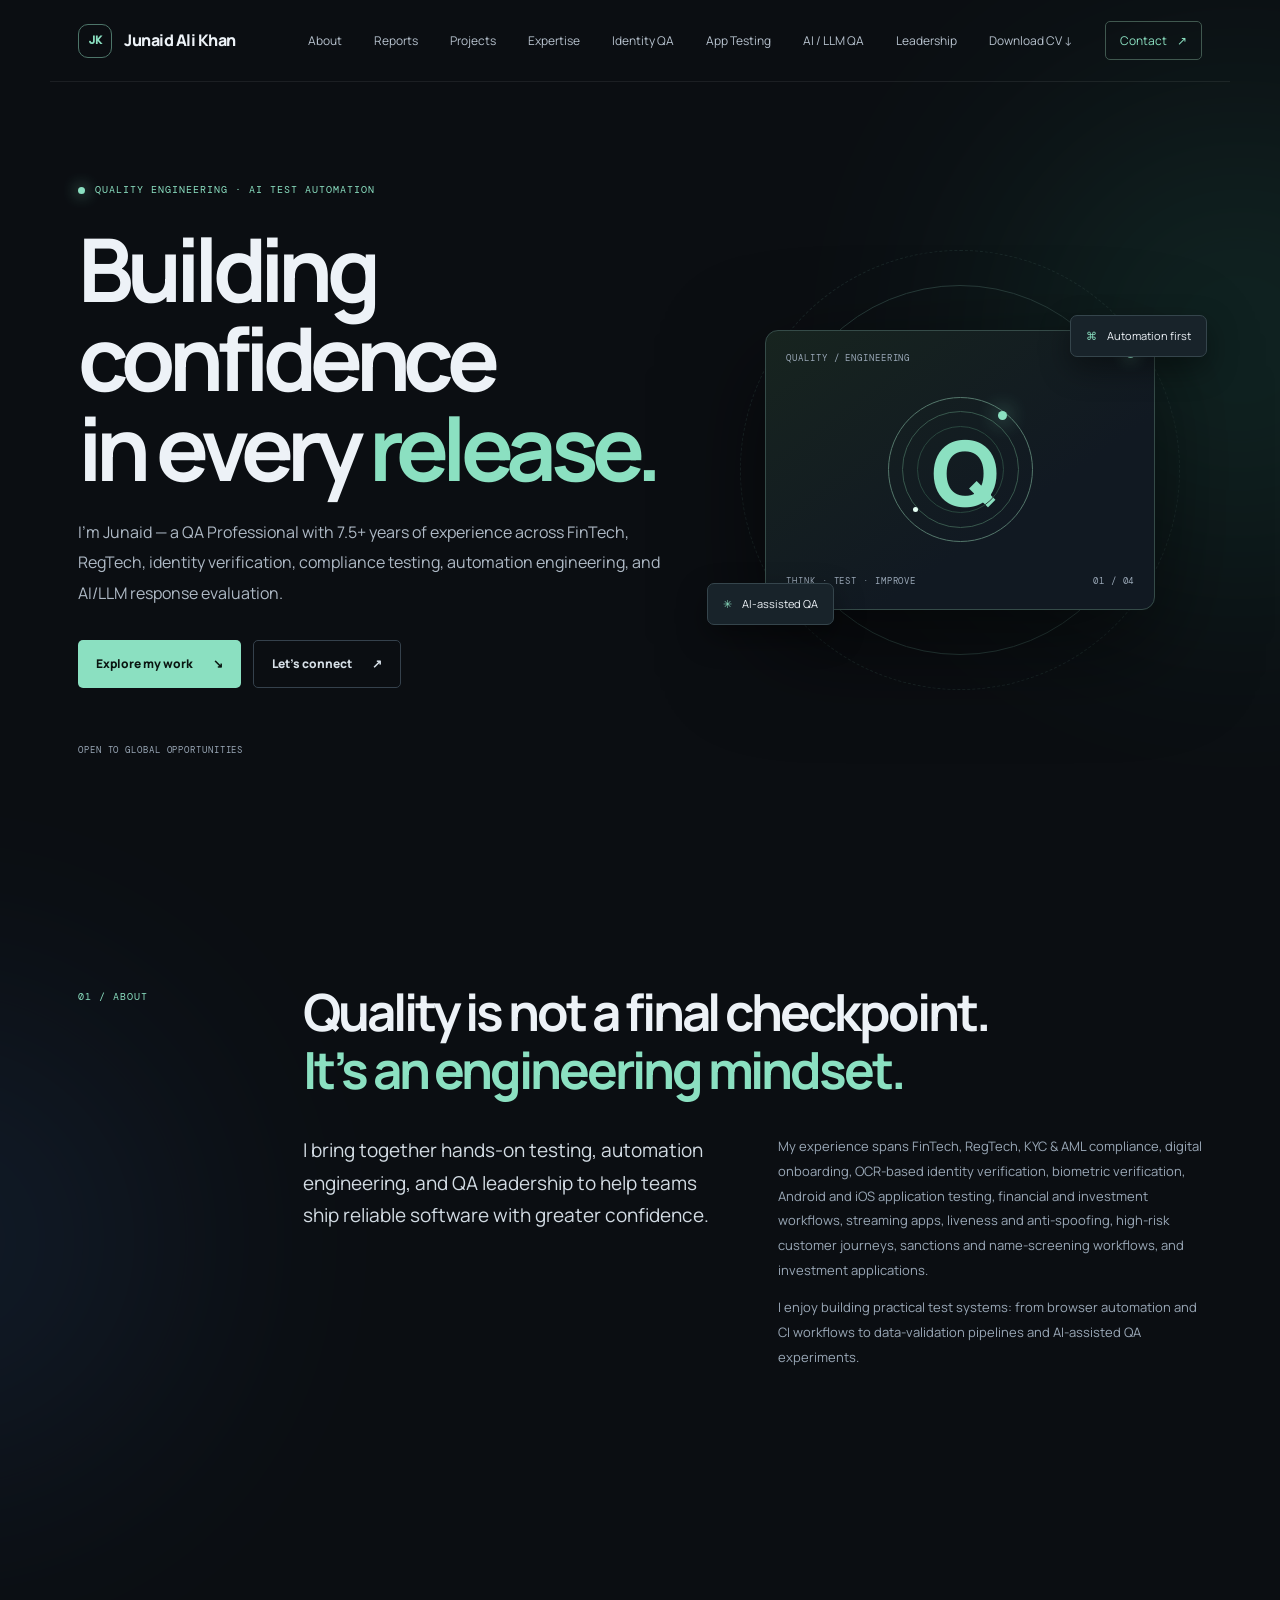
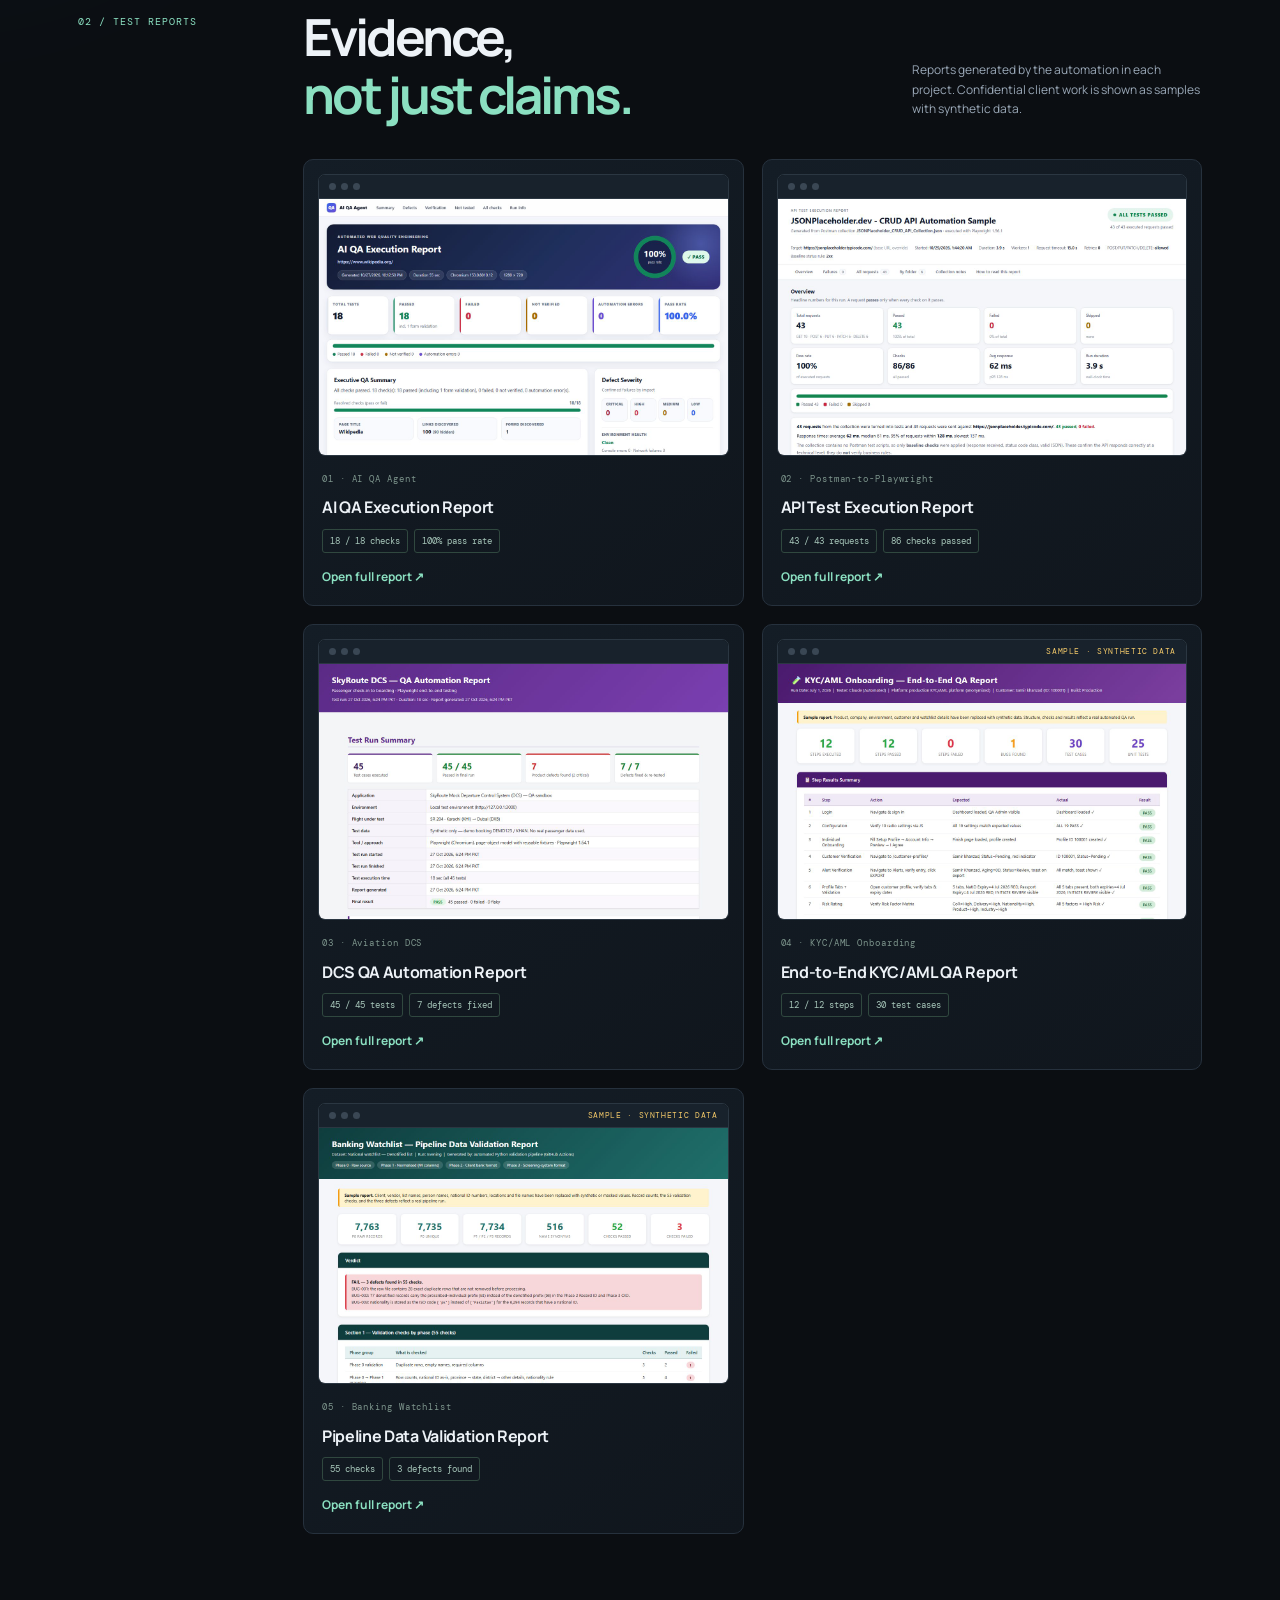
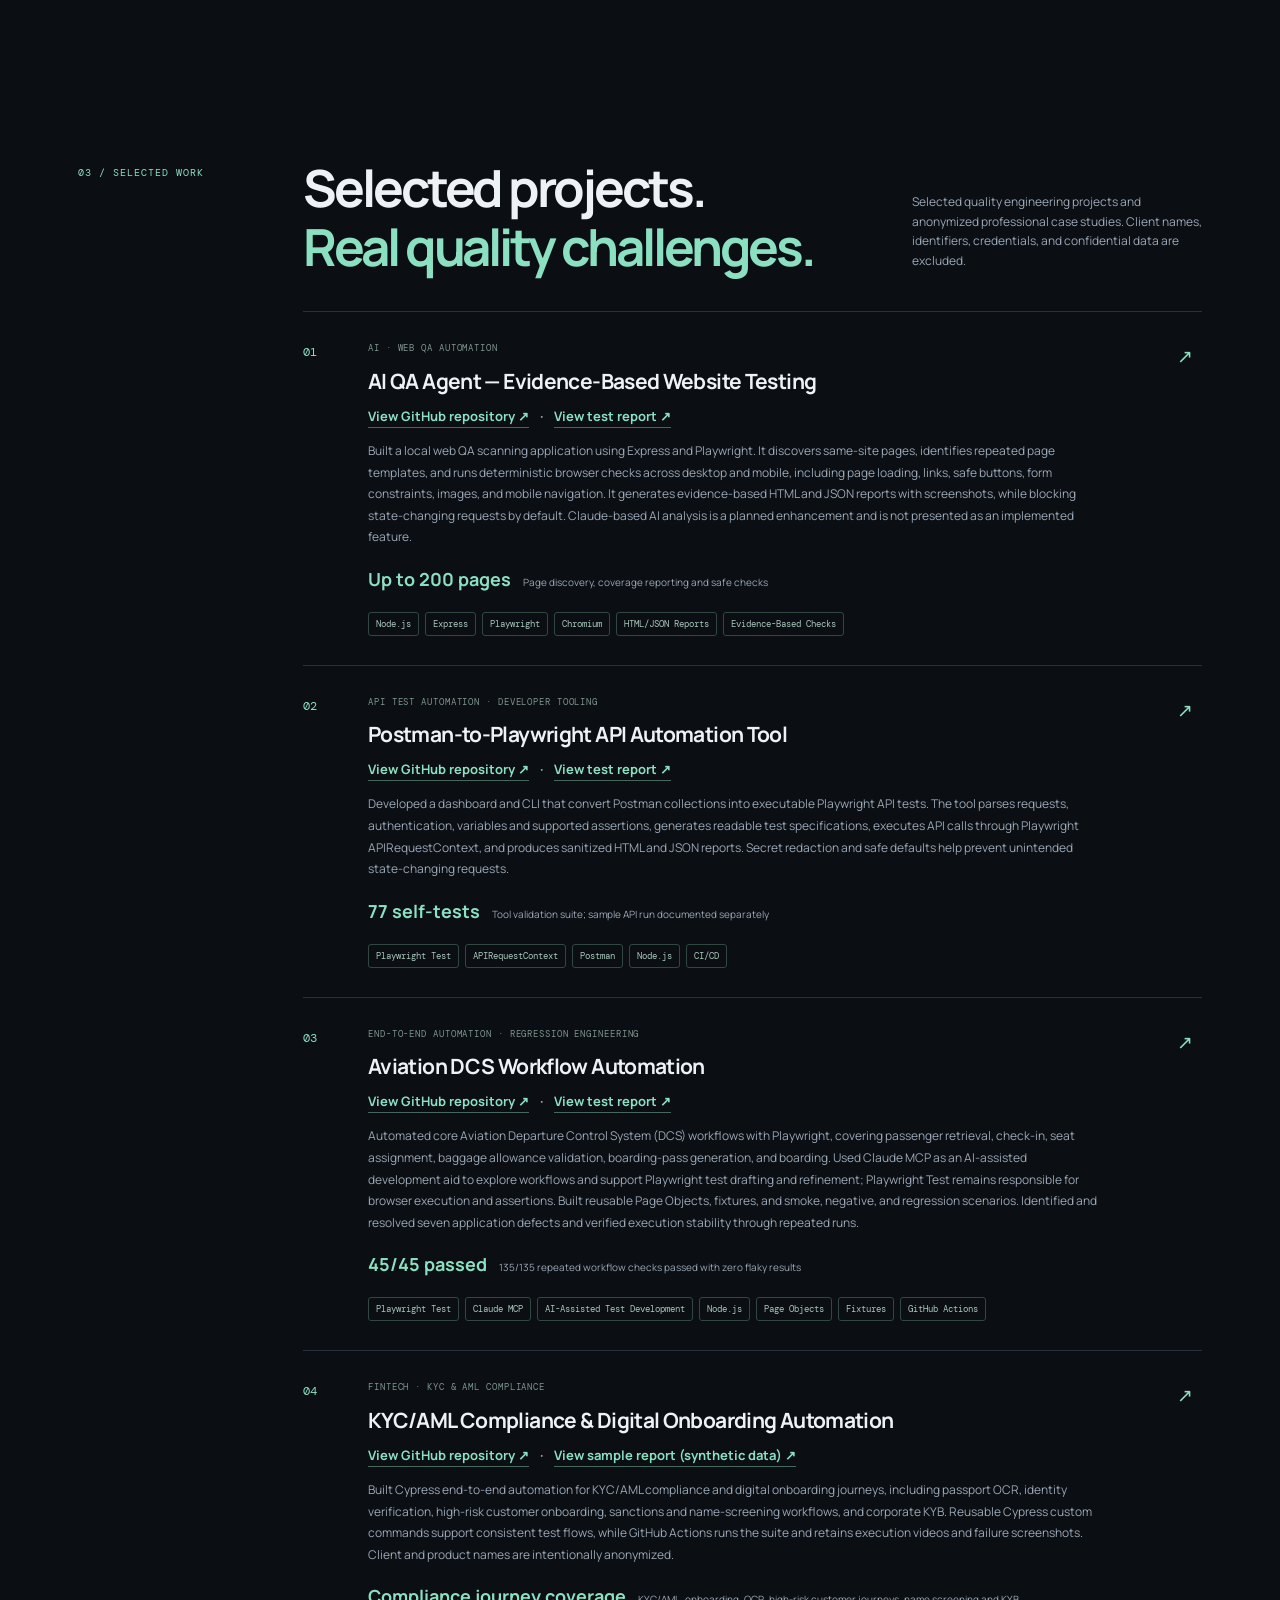
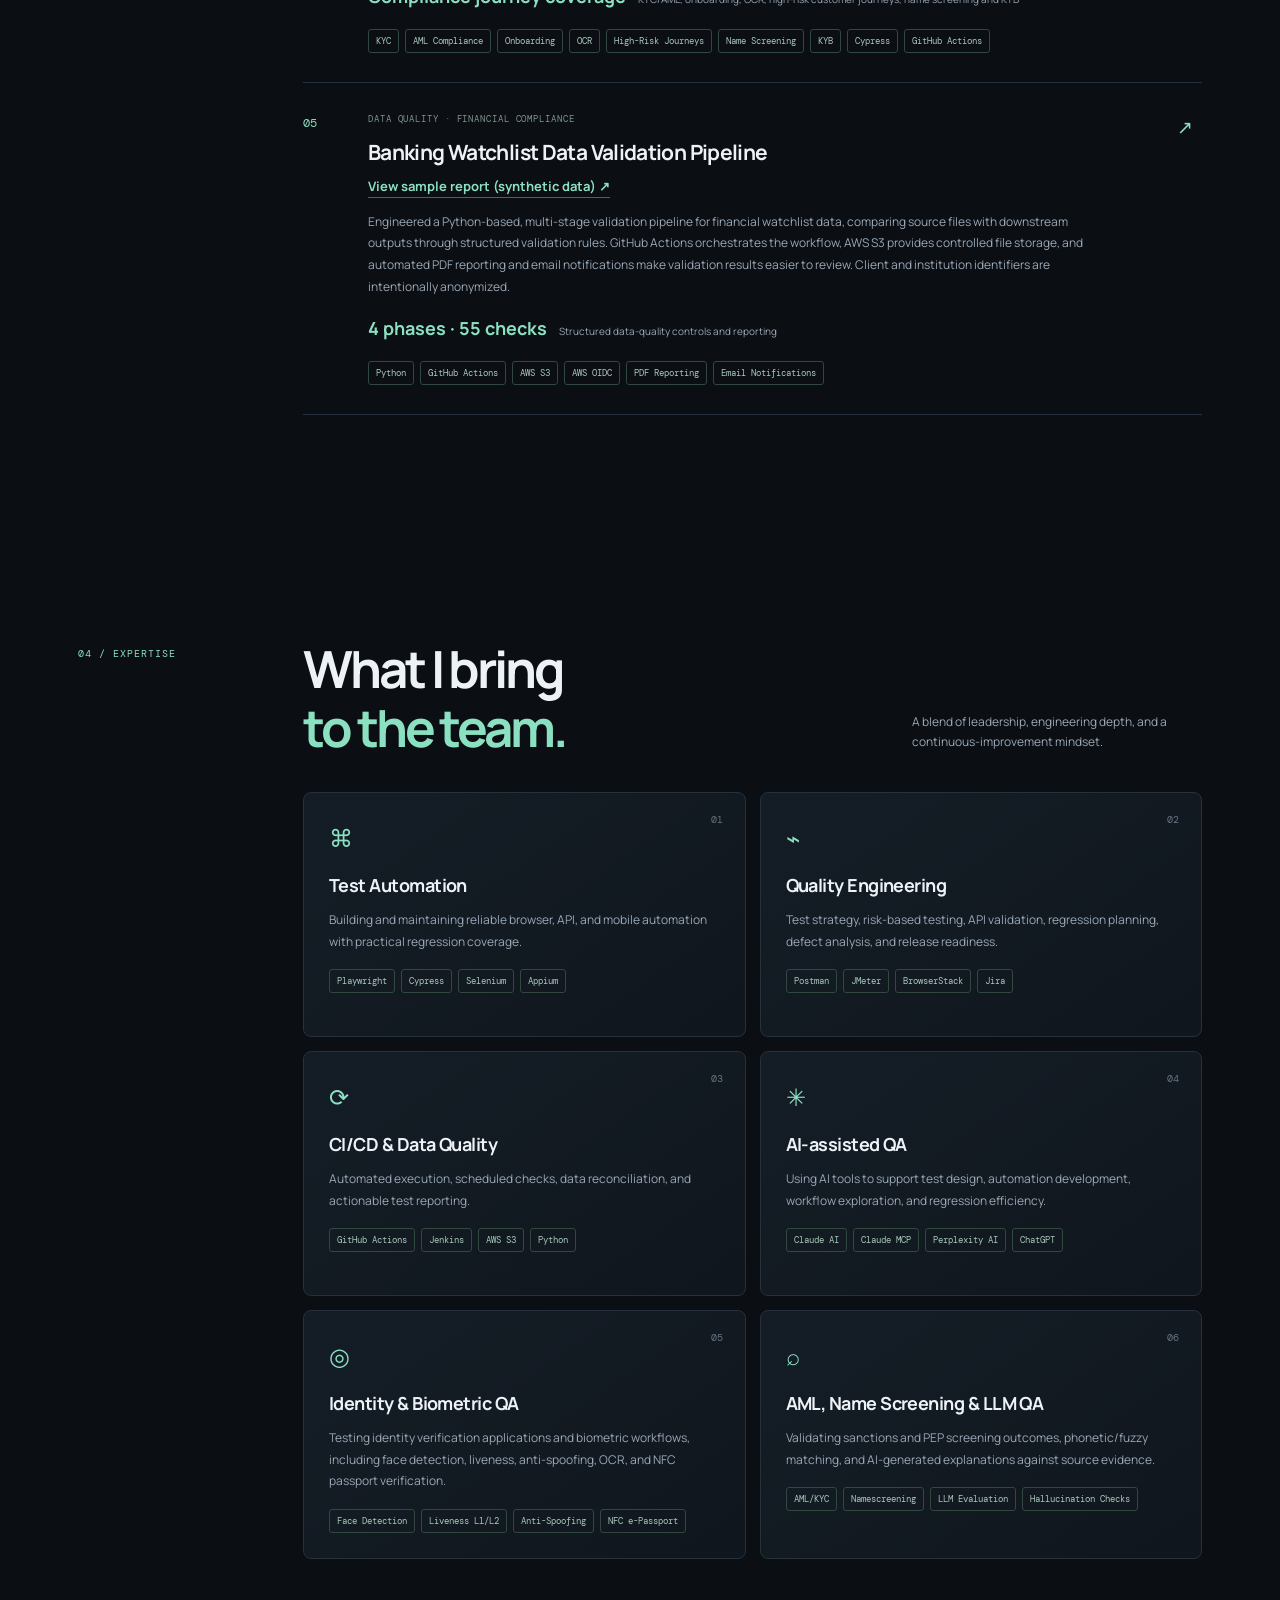
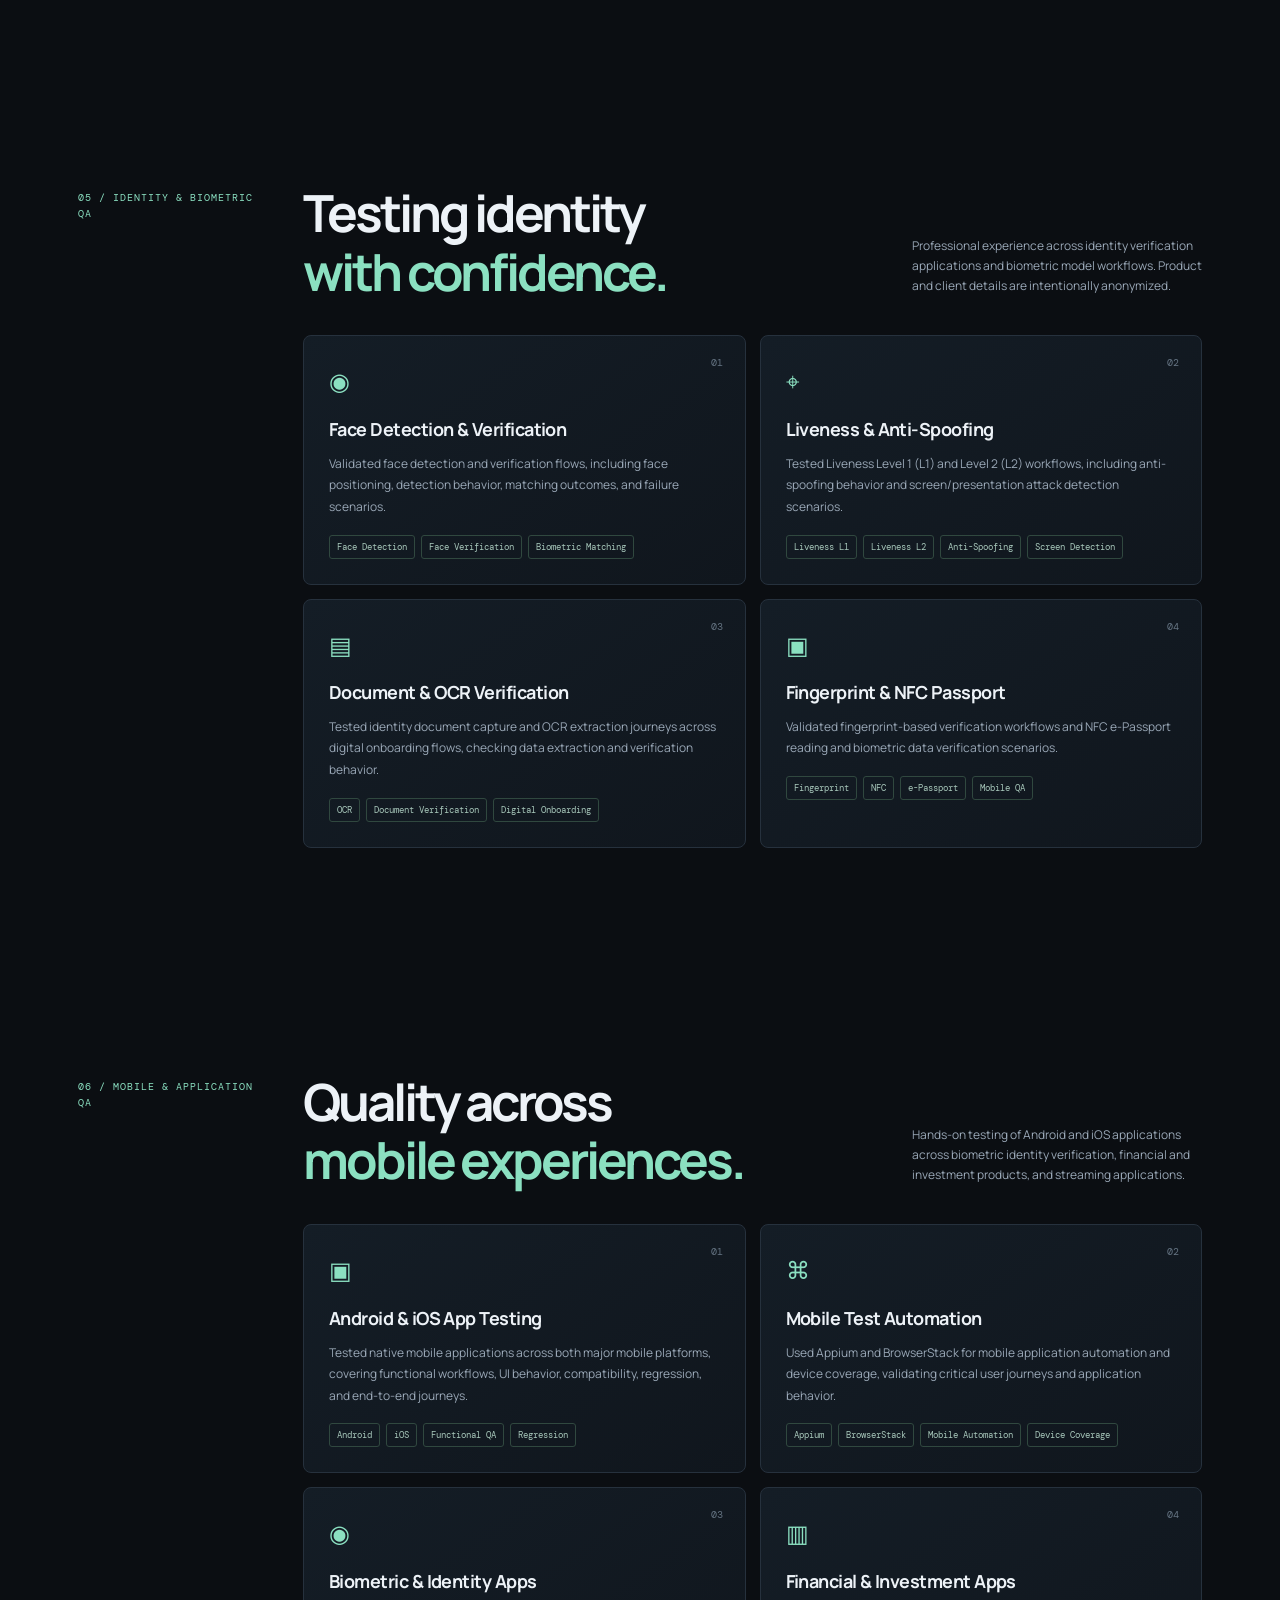
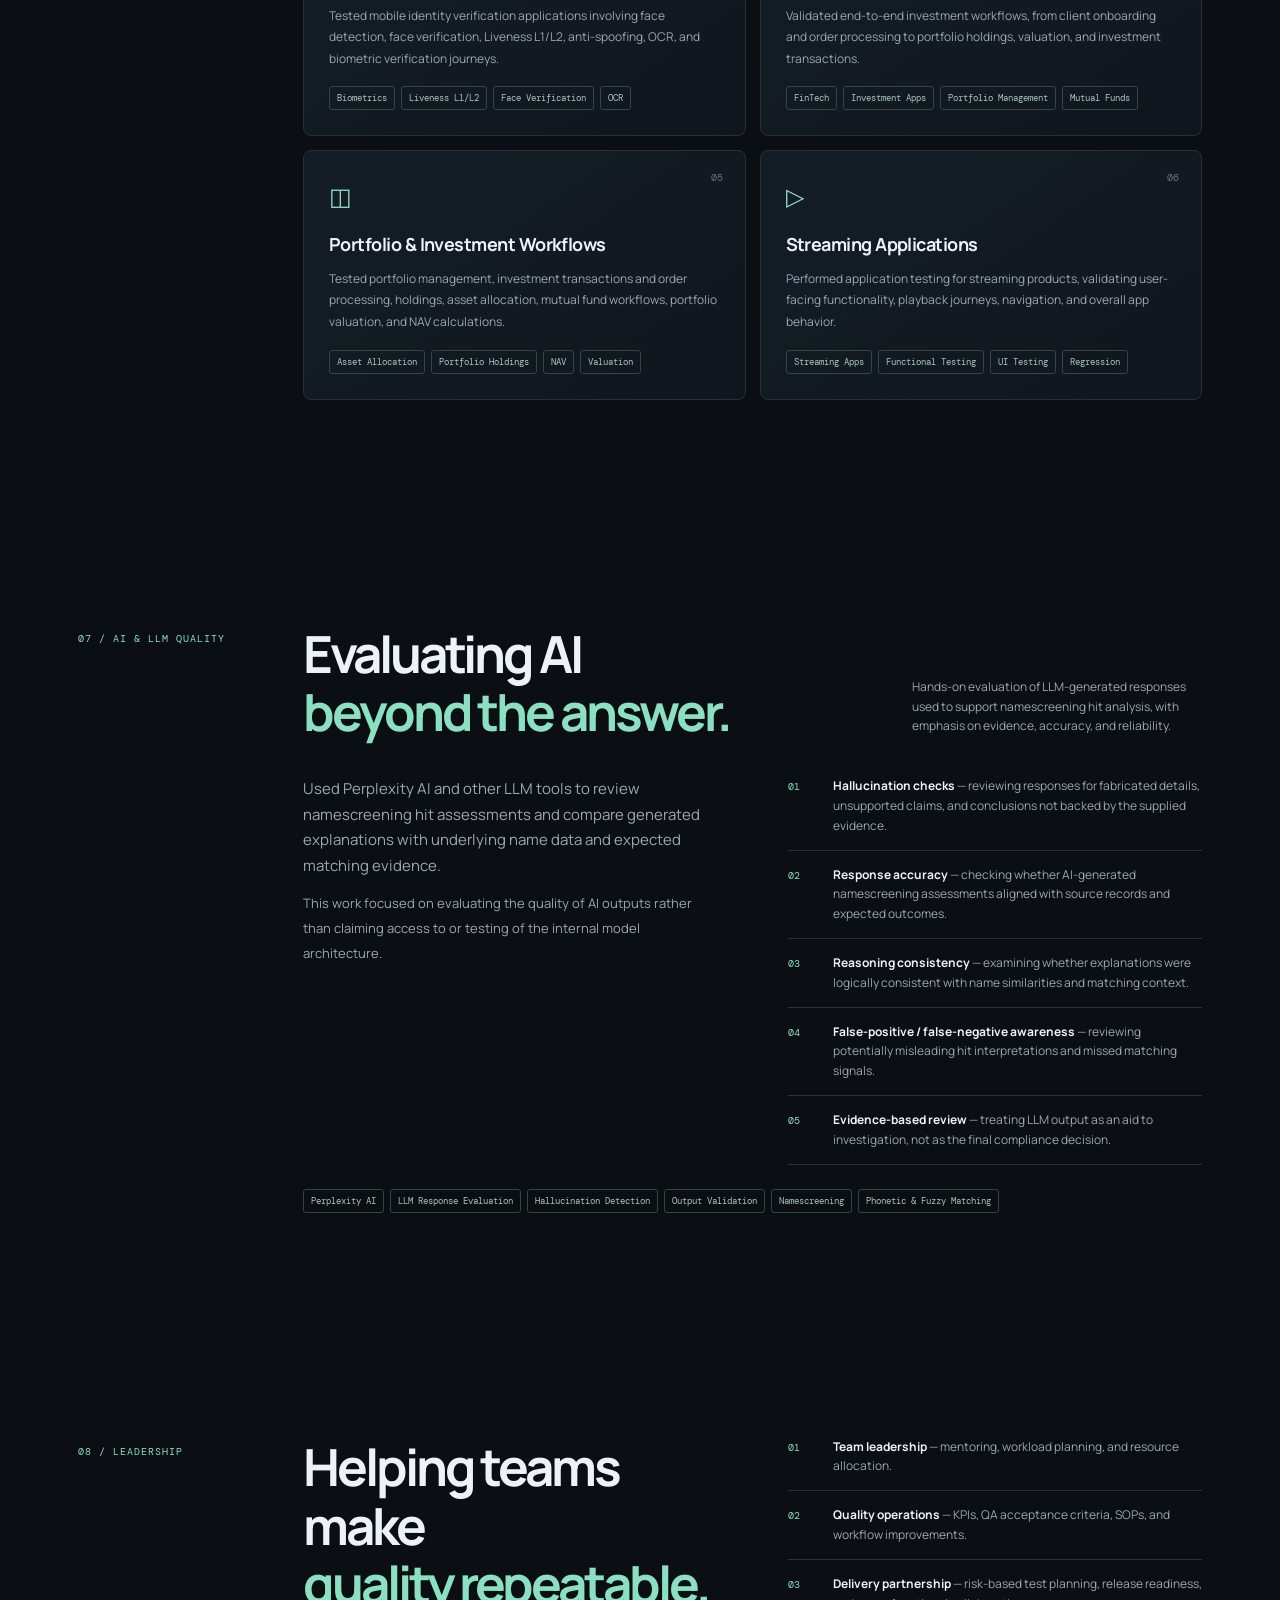
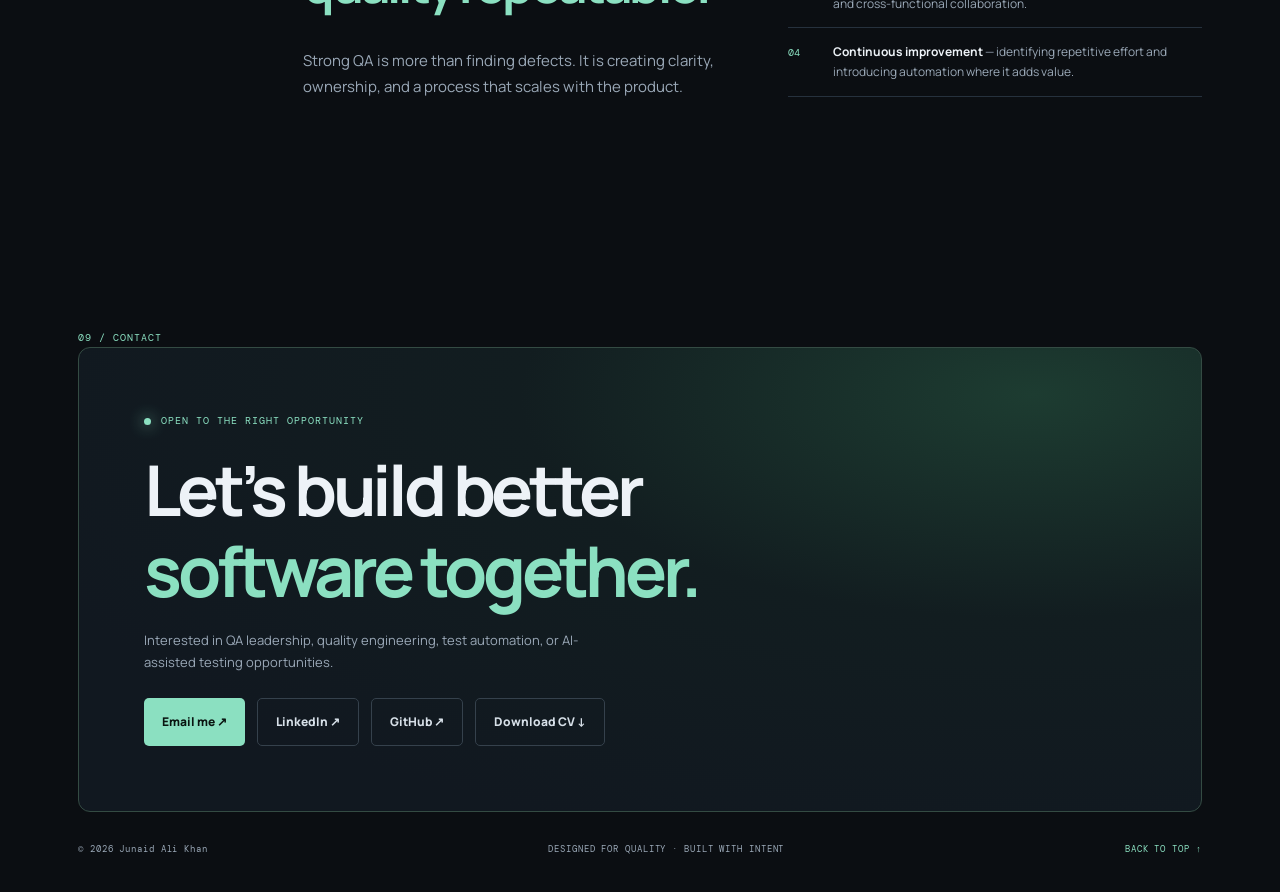
<file: index.html>
<!DOCTYPE html>
<html lang="en">
<head>
  <meta charset="UTF-8" />
  <meta name="viewport" content="width=device-width, initial-scale=1.0" />
  <meta name="description" content="Junaid Ali Khan — QA Professional, Quality Engineering and AI Test Automation." />
  <title>Junaid Ali Khan | QA Professional & Quality Engineering</title>
  <link rel="preconnect" href="https://fonts.googleapis.com">
  <link rel="preconnect" href="https://fonts.gstatic.com" crossorigin>
  <link href="https://fonts.googleapis.com/css2?family=DM+Mono:wght@400;500&family=Manrope:wght@400;500;600;700;800&display=swap" rel="stylesheet">
<style>
:root{--bg:#0b0e12;--panel:#111720;--panel2:#151e29;--text:#edf2f7;--muted:#9aa8b7;--line:#26313d;--accent:#8be0c1;--accent2:#b4f3dd;--mono:"DM Mono",monospace;--sans:"Manrope",sans-serif}
*{box-sizing:border-box}html{scroll-behavior:smooth;scroll-padding-top:90px}body{margin:0;background:var(--bg);color:var(--text);font-family:var(--sans);line-height:1.65;overflow-x:hidden}a{color:inherit;text-decoration:none}.ambient{position:absolute;width:480px;height:480px;border-radius:50%;filter:blur(130px);opacity:.12;pointer-events:none}.ambient-one{background:#39c99c;top:100px;right:-200px}.ambient-two{background:#3c78c8;top:1000px;left:-300px}.site-header{height:82px;max-width:1180px;margin:auto;padding:0 28px;display:flex;align-items:center;justify-content:space-between;border-bottom:1px solid rgba(255,255,255,.07);position:relative;z-index:5}.brand{display:flex;align-items:center;gap:12px;font-weight:800;letter-spacing:-.03em}.brand-mark{width:34px;height:34px;border:1px solid #4d7569;border-radius:10px;display:grid;place-items:center;color:var(--accent);font-family:var(--mono);font-size:12px}.nav{display:flex;align-items:center;gap:32px;color:#b7c2ce;font-size:12px}.nav a:hover{color:var(--accent)}.nav-cta{border:1px solid #40584f;padding:9px 14px;border-radius:5px;color:var(--accent)!important}.nav-cta span{margin-left:8px}.menu-toggle{display:none;background:none;border:0;color:white;font-size:22px}.section{max-width:1180px;margin:auto;padding:112px 28px;position:relative}.hero{min-height:650px;display:grid;grid-template-columns:1.1fr .9fr;align-items:center;gap:50px;padding-top:100px}.eyebrow,.section-kicker,.hero-meta,.metric small,.card-top,.card-bottom,.project-type,footer{font-family:var(--mono);letter-spacing:.1em;font-size:10px;color:var(--muted)}.eyebrow{color:var(--accent);display:flex;align-items:center;gap:10px}.pulse,.live-dot{width:7px;height:7px;border-radius:50%;background:var(--accent);box-shadow:0 0 15px var(--accent);display:inline-block}.hero h1{font-size:clamp(52px,7vw,88px);letter-spacing:-.075em;line-height:1.02;margin:25px 0 24px;font-weight:700}.hero h1 em,h2 em{font-style:normal;color:var(--accent)}.hero-lead{max-width:590px;color:#aeb9c5;font-size:16px;line-height:1.9}.hero-actions,.contact-actions{display:flex;gap:12px;flex-wrap:wrap;margin-top:32px}.button{padding:13px 18px;border-radius:5px;font-size:12px;font-weight:800;display:inline-flex;gap:20px;align-items:center;transition:.2s}.button-primary{background:var(--accent);color:#0a1511}.button-primary:hover{background:var(--accent2);transform:translateY(-2px)}.button-ghost{border:1px solid #35414c;color:#d7e0e8}.button-ghost:hover{border-color:var(--accent);color:var(--accent)}.hero-meta{display:flex;gap:25px;margin-top:55px;font-size:9px}.hero-visual{height:390px;display:grid;place-items:center;position:relative}.quality-card{width:min(100%,390px);height:280px;border:1px solid #354b48;border-radius:13px;background:linear-gradient(145deg,#17241f,#111922 65%);box-shadow:0 35px 100px #0008;position:relative;padding:20px;display:flex;flex-direction:column;justify-content:space-between;z-index:2}.card-top,.card-bottom{display:flex;justify-content:space-between;font-size:9px}.quality-symbol{align-self:center;width:145px;height:145px;border:1px solid #54776b;border-radius:50%;display:grid;place-items:center;position:relative;color:var(--accent);font-size:90px;font-weight:800;letter-spacing:-.1em}.quality-symbol:before,.quality-symbol:after{content:"";position:absolute;border:1px solid #38584d;border-radius:50%;inset:13px}.quality-symbol:after{inset:28px;border-color:#29463e}.quality-symbol i{position:absolute;width:9px;height:9px;border-radius:50%;background:var(--accent);top:13px;right:25px;box-shadow:0 0 20px var(--accent)}.quality-symbol b{position:absolute;width:5px;height:5px;background:#e6fff5;border-radius:50%;bottom:29px;left:24px}.orbit{position:absolute;border:1px solid #273b39;border-radius:50%;width:370px;height:370px}.orbit-b{width:440px;height:440px;border-style:dashed;opacity:.5}.float-chip{position:absolute;z-index:3;background:#18232a;border:1px solid #35454c;border-radius:7px;padding:11px 15px;font-size:11px;box-shadow:0 12px 30px #0006}.chip-top{top:40px;right:-5px}.chip-bottom{bottom:40px;left:-12px}.chip-icon{color:var(--accent);margin-right:8px}.metrics{padding-top:30px;padding-bottom:45px;border-top:1px solid var(--line);border-bottom:1px solid var(--line);display:grid;grid-template-columns:repeat(4,1fr)}.metric{padding:10px 25px;border-right:1px solid var(--line)}.metric:first-child{padding-left:0}.metric:last-child{border:0}.metric strong{font-size:42px;letter-spacing:-.07em;display:block;line-height:1.2}.metric strong span{color:var(--accent)}.metric small{font-size:9px}.section-kicker{color:var(--accent);padding-top:7px}.about,.expertise,.work,.leadership{display:grid;grid-template-columns:180px 1fr;gap:45px}.section-content h2,.contact-panel h2{font-size:clamp(34px,4vw,53px);letter-spacing:-.06em;line-height:1.15;margin:0 0 35px}.about-grid{display:grid;grid-template-columns:1fr 1fr;gap:50px}.large-copy{font-size:19px;line-height:1.7;color:#d3dce4;margin:0}.about-details{color:var(--muted);font-size:13px;line-height:1.9}.about-details p:first-child{margin-top:0}.section-heading{display:flex;justify-content:space-between;align-items:end;gap:35px}.section-heading p{max-width:290px;color:var(--muted);font-size:12px;margin-bottom:40px}.skill-grid{display:grid;grid-template-columns:repeat(2,1fr);gap:14px}.skill-card{background:linear-gradient(145deg,#141d26,#10161d);border:1px solid var(--line);padding:25px;border-radius:8px;position:relative;min-height:245px}.skill-number{position:absolute;right:22px;top:20px;color:#657483;font:10px var(--mono)}.skill-icon{font-size:24px;color:var(--accent);margin-bottom:14px}.skill-card h3,.project h3{font-size:18px;margin:0 0 8px;letter-spacing:-.03em}.skill-card p,.project p{font-size:12px;color:var(--muted);line-height:1.8;margin:0 0 17px}.tags{display:flex;gap:6px;flex-wrap:wrap}.tags span{font:9px var(--mono);color:#a8c8bb;border:1px solid #30483f;padding:5px 7px;border-radius:3px}.project-list{border-top:1px solid var(--line)}.project{display:grid;grid-template-columns:45px 1fr 25px;gap:20px;padding:29px 0;border-bottom:1px solid var(--line)}.project-index{font:12px var(--mono);color:var(--accent);padding-top:3px}.project-type{font-size:9px;color:#7e968d;margin-bottom:8px}.project h3{font-size:21px}.project p{max-width:730px}.project-outcome{display:flex;align-items:baseline;gap:12px;margin:12px 0 17px}.project-outcome strong{color:var(--accent);font-size:18px}.project-outcome span{font-size:10px;color:var(--muted)}.project-arrow{color:var(--accent);font-size:19px}.leadership-layout{display:grid;grid-template-columns:1fr 1fr;gap:70px}.leadership-layout .large-copy{font-size:15px;color:var(--muted);max-width:430px}.leadership-points>div{display:grid;grid-template-columns:35px 1fr;gap:10px;border-bottom:1px solid var(--line);padding:14px 0}.leadership-points>div:first-child{padding-top:0}.leadership-points span{font:10px var(--mono);color:var(--accent);padding-top:4px}.leadership-points p{font-size:12px;color:var(--muted);margin:0}.leadership-points strong{color:var(--text)}.contact{padding-bottom:35px}.contact-panel{border:1px solid #344b43;border-radius:12px;padding:65px;background:radial-gradient(ellipse at 85% 10%,#1d3c31 0%,#121d20 38%,#111820 80%)}.contact-panel h2{font-size:clamp(42px,6vw,70px);margin:20px 0}.contact-panel>p{color:var(--muted);font-size:13px;max-width:470px}.contact-actions{margin-top:25px}footer{display:flex;justify-content:space-between;gap:15px;padding:30px 0 0;font-size:9px}footer a{color:var(--accent)}@media(max-width:800px){.section{padding:78px 22px}.site-header{padding:0 22px}.menu-toggle{display:block}.nav{display:none;position:absolute;top:81px;left:0;right:0;padding:20px 24px;background:#111820;border-bottom:1px solid var(--line);flex-direction:column;align-items:flex-start;gap:18px}.nav.open{display:flex}.hero{grid-template-columns:1fr;gap:10px;padding-top:75px}.hero-visual{height:340px}.hero-meta{flex-wrap:wrap;line-height:2}.metrics{grid-template-columns:repeat(2,1fr);gap:15px}.metric{padding:10px 15px;border-right:0}.metric:nth-child(odd){border-right:1px solid var(--line)}.metric:first-child{padding-left:15px}.about,.expertise,.work,.leadership{grid-template-columns:1fr;gap:20px}.about-grid,.leadership-layout{grid-template-columns:1fr;gap:20px}.section-heading{display:block}.section-heading p{margin-top:-15px}.contact-panel{padding:35px 24px}footer{flex-wrap:wrap}.orbit-b{width:360px;height:360px}}@media(max-width:520px){.hero h1{font-size:53px}.hero-visual{transform:scale(.88);margin:0 -20px}.skill-grid{grid-template-columns:1fr}.project{grid-template-columns:27px 1fr 15px;gap:10px}.project h3{font-size:17px}.project-outcome{display:block}.project-outcome span{display:block}.metric strong{font-size:35px}.hero-meta{font-size:8px;gap:12px}.section-content h2{font-size:36px}}


.repo-link{margin:-2px 0 12px!important;font-size:13px!important;font-weight:700}
.project h3 a:hover{color:var(--accent)}
a.project-arrow{display:inline-block;transition:transform .2s}a.project-arrow:hover{transform:translate(2px,-2px);color:var(--accent2)}
html{overflow-x:hidden}
.repo-link a{color:var(--accent);border-bottom:1px solid #45685b;padding-bottom:2px}
.repo-link a:hover{color:var(--accent2)}
.repo-sep{color:var(--muted);margin:0 8px}
@media(max-width:800px){.nav{max-height:75vh;overflow-y:auto}}
.contact-details a{color:var(--accent);text-decoration:none;border-bottom:1px solid #45685b;padding-bottom:5px;font-size:13px}.contact-details a:hover{color:var(--accent2)}
.report-grid{display:grid;grid-template-columns:repeat(auto-fit,minmax(300px,1fr));gap:18px}
.report-card{display:flex;flex-direction:column;background:linear-gradient(145deg,#141d26,#10161d);border:1px solid var(--line);border-radius:10px;overflow:hidden;transition:transform .2s,border-color .2s,box-shadow .2s}
.report-card:hover{transform:translateY(-4px);border-color:#40584f;box-shadow:0 18px 40px #0007}
.report-frame{margin:14px 14px 0;border:1px solid #2b3742;border-radius:7px;overflow:hidden;background:#0d1217}
.report-bar{height:24px;display:flex;align-items:center;gap:5px;padding:0 10px;background:#18222c;border-bottom:1px solid #2b3742}
.report-bar i{width:7px;height:7px;border-radius:50%;background:#3a4754}
.report-flag{margin-left:auto;font:8px var(--mono);letter-spacing:.08em;color:#f3c969}
.report-frame img{display:block;width:100%;height:auto;aspect-ratio:16/10;object-fit:cover;object-position:top left;transition:transform .4s}
.report-card:hover .report-frame img{transform:scale(1.03)}
.report-meta{padding:16px 18px 18px;display:flex;flex-direction:column;gap:8px;flex:1}
.report-meta .project-type{margin:0}
.report-meta h3{font-size:16px;margin:0;letter-spacing:-.02em}
.report-stats{display:flex;flex-wrap:wrap;gap:6px}
.report-stats span{font:9px var(--mono);color:#a8c8bb;border:1px solid #30483f;padding:5px 7px;border-radius:3px}
.report-open{margin-top:auto;padding-top:6px;font-size:12px;font-weight:700;color:var(--accent)}
</style>
</head>
<body>
  <div class="ambient ambient-one"></div><div class="ambient ambient-two"></div>
  <header class="site-header">
    <a class="brand" href="#home"><span class="brand-mark">JK</span><span>Junaid Ali Khan</span></a>
    <button class="menu-toggle" aria-label="Toggle navigation" aria-expanded="false">☰</button>
    <nav class="nav" id="nav">
      <a href="#about">About</a><a href="#reports">Reports</a><a href="#work">Projects</a><a href="#expertise">Expertise</a><a href="#identity">Identity QA</a><a href="#mobile-apps">App Testing</a><a href="#ai-testing">AI / LLM QA</a><a href="#leadership">Leadership</a><a href="Junaid_Ali_Khan_CV.pdf" download>Download CV ↓</a><a href="#contact" class="nav-cta">Contact <span>↗</span></a>
    </nav>
  </header>

  <main>
    <section class="hero section" id="home">
      <div class="hero-copy">
        <div class="eyebrow"><span class="pulse"></span> QUALITY ENGINEERING · AI TEST AUTOMATION</div>
        <h1>Building confidence<br>in every <em>release.</em></h1>
        <p class="hero-lead">I’m Junaid — a QA Professional with 7.5+ years of experience across FinTech, RegTech, identity verification, compliance testing, automation engineering, and AI/LLM response evaluation.</p>
        <div class="hero-actions">
          <a class="button button-primary" href="#work">Explore my work <span>↘</span></a>
          <a class="button button-ghost" href="#contact">Let’s connect <span>↗</span></a>
        </div>
        <div class="hero-meta"><span>OPEN TO GLOBAL OPPORTUNITIES</span></div>
      </div>
      <div class="hero-visual">
        <div class="orbit orbit-a"></div><div class="orbit orbit-b"></div>
        <div class="quality-card">
          <div class="card-top"><span>QUALITY / ENGINEERING</span><span class="live-dot"></span></div>
          <div class="quality-symbol"><span>Q</span><i></i><b></b></div>
          <div class="card-bottom"><span>THINK · TEST · IMPROVE</span><span>01 / 04</span></div>
        </div>
        <div class="float-chip chip-top"><span class="chip-icon">⌘</span> Automation first</div>
        <div class="float-chip chip-bottom"><span class="chip-icon">✳</span> AI-assisted QA</div>
      </div>
    </section>

    <section class="section about" id="about">
      <div class="section-kicker">01 / ABOUT</div>
      <div class="section-content">
        <h2>Quality is not a final checkpoint.<br><em>It’s an engineering mindset.</em></h2>
        <div class="about-grid">
          <p class="large-copy">I bring together hands-on testing, automation engineering, and QA leadership to help teams ship reliable software with greater confidence.</p>
          <div class="about-details">
            <p>My experience spans FinTech, RegTech, KYC & AML compliance, digital onboarding, OCR-based identity verification, biometric verification, Android and iOS application testing, financial and investment workflows, streaming apps, liveness and anti-spoofing, high-risk customer journeys, sanctions and name-screening workflows, and investment applications.</p>
            <p>I enjoy building practical test systems: from browser automation and CI workflows to data-validation pipelines and AI-assisted QA experiments.</p>
          </div>
        </div>
      </div>
    </section>

    <section class="section expertise" id="reports">
      <div class="section-kicker">02 / TEST REPORTS</div>
      <div class="section-content">
        <div class="section-heading"><h2>Evidence,<br><em>not just claims.</em></h2><p>Reports generated by the automation in each project. Confidential client work is shown as samples with synthetic data.</p></div>
        <div class="report-grid">
          <a class="report-card" href="reports/ai-qa-agent-report.html" target="_blank" rel="noreferrer">
            <div class="report-frame">
              <div class="report-bar"><i></i><i></i><i></i></div>
              <img src="reports/previews/ai-qa-agent-report.jpg" alt="Preview of the AI QA Execution Report" loading="lazy" width="1280" height="800">
            </div>
            <div class="report-meta">
              <div class="project-type">01 · AI QA Agent</div>
              <h3>AI QA Execution Report</h3>
              <div class="report-stats"><span>18 / 18 checks</span><span>100% pass rate</span></div>
              <span class="report-open">Open full report ↗</span>
            </div>
          </a>
          <a class="report-card" href="reports/postman-to-playwright-api-report.html" target="_blank" rel="noreferrer">
            <div class="report-frame">
              <div class="report-bar"><i></i><i></i><i></i></div>
              <img src="reports/previews/postman-to-playwright-api-report.jpg" alt="Preview of the API Test Execution Report" loading="lazy" width="1280" height="800">
            </div>
            <div class="report-meta">
              <div class="project-type">02 · Postman-to-Playwright</div>
              <h3>API Test Execution Report</h3>
              <div class="report-stats"><span>43 / 43 requests</span><span>86 checks passed</span></div>
              <span class="report-open">Open full report ↗</span>
            </div>
          </a>
          <a class="report-card" href="reports/aviation-dcs-qa-report.html" target="_blank" rel="noreferrer">
            <div class="report-frame">
              <div class="report-bar"><i></i><i></i><i></i></div>
              <img src="reports/previews/aviation-dcs-qa-report.jpg" alt="Preview of the DCS QA Automation Report" loading="lazy" width="1280" height="800">
            </div>
            <div class="report-meta">
              <div class="project-type">03 · Aviation DCS</div>
              <h3>DCS QA Automation Report</h3>
              <div class="report-stats"><span>45 / 45 tests</span><span>7 defects fixed</span></div>
              <span class="report-open">Open full report ↗</span>
            </div>
          </a>
          <a class="report-card" href="reports/kyc-aml-onboarding-sample-report.html" target="_blank" rel="noreferrer">
            <div class="report-frame">
              <div class="report-bar"><i></i><i></i><i></i><span class="report-flag">SAMPLE · SYNTHETIC DATA</span></div>
              <img src="reports/previews/kyc-aml-onboarding-sample-report.jpg" alt="Preview of the End-to-End KYC/AML QA Report" loading="lazy" width="1280" height="800">
            </div>
            <div class="report-meta">
              <div class="project-type">04 · KYC/AML Onboarding</div>
              <h3>End-to-End KYC/AML QA Report</h3>
              <div class="report-stats"><span>12 / 12 steps</span><span>30 test cases</span></div>
              <span class="report-open">Open full report ↗</span>
            </div>
          </a>
          <a class="report-card" href="reports/banking-watchlist-validation-sample-report.html" target="_blank" rel="noreferrer">
            <div class="report-frame">
              <div class="report-bar"><i></i><i></i><i></i><span class="report-flag">SAMPLE · SYNTHETIC DATA</span></div>
              <img src="reports/previews/banking-watchlist-validation-sample-report.jpg" alt="Preview of the Pipeline Data Validation Report" loading="lazy" width="1280" height="800">
            </div>
            <div class="report-meta">
              <div class="project-type">05 · Banking Watchlist</div>
              <h3>Pipeline Data Validation Report</h3>
              <div class="report-stats"><span>55 checks</span><span>3 defects found</span></div>
              <span class="report-open">Open full report ↗</span>
            </div>
          </a>
        </div>
      </div>
    </section>

    <section class="section work" id="work">
      <div class="section-kicker">03 / SELECTED WORK</div>
      <div class="section-content">
        <div class="section-heading"><h2>Selected projects.<br><em>Real quality challenges.</em></h2><p>Selected quality engineering projects and anonymized professional case studies. Client names, identifiers, credentials, and confidential data are excluded.</p></div>
        <div class="project-list">
          <article class="project">
            <div class="project-index">01</div><div class="project-main"><div class="project-type">AI · WEB QA AUTOMATION</div><h3><a href="https://github.com/junaidgithub/AI-QA-AGENT-WEBSITE" target="_blank" rel="noreferrer">AI QA Agent — Evidence-Based Website Testing</a></h3><p class="repo-link"><a href="https://github.com/junaidgithub/AI-QA-AGENT-WEBSITE" target="_blank" rel="noreferrer">View GitHub repository ↗</a> <span class="repo-sep">·</span> <a href="reports/ai-qa-agent-report.html" target="_blank" rel="noreferrer">View test report ↗</a></p><p>Built a local web QA scanning application using Express and Playwright. It discovers same-site pages, identifies repeated page templates, and runs deterministic browser checks across desktop and mobile, including page loading, links, safe buttons, form constraints, images, and mobile navigation. It generates evidence-based HTML and JSON reports with screenshots, while blocking state-changing requests by default. Claude-based AI analysis is a planned enhancement and is not presented as an implemented feature.</p><div class="project-outcome"><strong>Up to 200 pages</strong><span>Page discovery, coverage reporting and safe checks</span></div><div class="tags"><span>Node.js</span><span>Express</span><span>Playwright</span><span>Chromium</span><span>HTML/JSON Reports</span><span>Evidence-Based Checks</span></div></div><a class="project-arrow" href="https://github.com/junaidgithub/AI-QA-AGENT-WEBSITE" target="_blank" rel="noreferrer" aria-label="Open GitHub repository">↗</a>
          </article>
          <article class="project">
            <div class="project-index">02</div><div class="project-main"><div class="project-type">API TEST AUTOMATION · DEVELOPER TOOLING</div><h3><a href="https://github.com/junaidgithub/Playwright-API-Automation" target="_blank" rel="noreferrer">Postman-to-Playwright API Automation Tool</a></h3><p class="repo-link"><a href="https://github.com/junaidgithub/Playwright-API-Automation" target="_blank" rel="noreferrer">View GitHub repository ↗</a> <span class="repo-sep">·</span> <a href="reports/postman-to-playwright-api-report.html" target="_blank" rel="noreferrer">View test report ↗</a></p><p>Developed a dashboard and CLI that convert Postman collections into executable Playwright API tests. The tool parses requests, authentication, variables and supported assertions, generates readable test specifications, executes API calls through Playwright APIRequestContext, and produces sanitized HTML and JSON reports. Secret redaction and safe defaults help prevent unintended state-changing requests.</p><div class="project-outcome"><strong>77 self-tests</strong><span>Tool validation suite; sample API run documented separately</span></div><div class="tags"><span>Playwright Test</span><span>APIRequestContext</span><span>Postman</span><span>Node.js</span><span>CI/CD</span></div></div><a class="project-arrow" href="https://github.com/junaidgithub/Playwright-API-Automation" target="_blank" rel="noreferrer" aria-label="Open GitHub repository">↗</a>
          </article>
          <article class="project">
            <div class="project-index">03</div><div class="project-main"><div class="project-type">END-TO-END AUTOMATION · REGRESSION ENGINEERING</div><h3><a href="https://github.com/junaidgithub/playwright-mock-dcs-happyflow-test" target="_blank" rel="noreferrer">Aviation DCS Workflow Automation</a></h3><p class="repo-link"><a href="https://github.com/junaidgithub/playwright-mock-dcs-happyflow-test" target="_blank" rel="noreferrer">View GitHub repository ↗</a> <span class="repo-sep">·</span> <a href="reports/aviation-dcs-qa-report.html" target="_blank" rel="noreferrer">View test report ↗</a></p><p>Automated core Aviation Departure Control System (DCS) workflows with Playwright, covering passenger retrieval, check-in, seat assignment, baggage allowance validation, boarding-pass generation, and boarding. Used Claude MCP as an AI-assisted development aid to explore workflows and support Playwright test drafting and refinement; Playwright Test remains responsible for browser execution and assertions. Built reusable Page Objects, fixtures, and smoke, negative, and regression scenarios. Identified and resolved seven application defects and verified execution stability through repeated runs.</p><div class="project-outcome"><strong>45/45 passed</strong><span>135/135 repeated workflow checks passed with zero flaky results</span></div><div class="tags"><span>Playwright Test</span><span>Claude MCP</span><span>AI-Assisted Test Development</span><span>Node.js</span><span>Page Objects</span><span>Fixtures</span><span>GitHub Actions</span></div></div><a class="project-arrow" href="https://github.com/junaidgithub/playwright-mock-dcs-happyflow-test" target="_blank" rel="noreferrer" aria-label="Open GitHub repository">↗</a>
          </article>
          <article class="project">
            <div class="project-index">04</div><div class="project-main"><div class="project-type">FINTECH · KYC & AML COMPLIANCE</div><h3><a href="https://github.com/junaidgithub/KYC-AML-Onboarding-Cypress-Automation" target="_blank" rel="noreferrer">KYC/AML Compliance & Digital Onboarding Automation</a></h3><p class="repo-link"><a href="https://github.com/junaidgithub/KYC-AML-Onboarding-Cypress-Automation" target="_blank" rel="noreferrer">View GitHub repository ↗</a> <span class="repo-sep">·</span> <a href="reports/kyc-aml-onboarding-sample-report.html" target="_blank" rel="noreferrer">View sample report (synthetic data) ↗</a></p><p>Built Cypress end-to-end automation for KYC/AML compliance and digital onboarding journeys, including passport OCR, identity verification, high-risk customer onboarding, sanctions and name-screening workflows, and corporate KYB. Reusable Cypress custom commands support consistent test flows, while GitHub Actions runs the suite and retains execution videos and failure screenshots. Client and product names are intentionally anonymized.</p><div class="project-outcome"><strong>Compliance journey coverage</strong><span>KYC/AML, onboarding, OCR, high-risk customer journeys, name screening and KYB</span></div><div class="tags"><span>KYC</span><span>AML Compliance</span><span>Onboarding</span><span>OCR</span><span>High-Risk Journeys</span><span>Name Screening</span><span>KYB</span><span>Cypress</span><span>GitHub Actions</span></div></div><a class="project-arrow" href="https://github.com/junaidgithub/KYC-AML-Onboarding-Cypress-Automation" target="_blank" rel="noreferrer" aria-label="Open GitHub repository">↗</a>
          </article>
          <article class="project">
            <div class="project-index">05</div><div class="project-main"><div class="project-type">DATA QUALITY · FINANCIAL COMPLIANCE</div><h3>Banking Watchlist Data Validation Pipeline</h3><p class="repo-link"><a href="reports/banking-watchlist-validation-sample-report.html" target="_blank" rel="noreferrer">View sample report (synthetic data) ↗</a></p><p>Engineered a Python-based, multi-stage validation pipeline for financial watchlist data, comparing source files with downstream outputs through structured validation rules. GitHub Actions orchestrates the workflow, AWS S3 provides controlled file storage, and automated PDF reporting and email notifications make validation results easier to review. Client and institution identifiers are intentionally anonymized.</p><div class="project-outcome"><strong>4 phases · 55 checks</strong><span>Structured data-quality controls and reporting</span></div><div class="tags"><span>Python</span><span>GitHub Actions</span><span>AWS S3</span><span>AWS OIDC</span><span>PDF Reporting</span><span>Email Notifications</span></div></div><div class="project-arrow">↗</div>
          </article>
        </div>
      </div>
    </section>

    <section class="section expertise" id="expertise">
      <div class="section-kicker">04 / EXPERTISE</div>
      <div class="section-content">
        <div class="section-heading"><h2>What I bring<br><em>to the team.</em></h2><p>A blend of leadership, engineering depth, and a continuous-improvement mindset.</p></div>
        <div class="skill-grid">
          <article class="skill-card"><span class="skill-number">01</span><div class="skill-icon">⌘</div><h3>Test Automation</h3><p>Building and maintaining reliable browser, API, and mobile automation with practical regression coverage.</p><div class="tags"><span>Playwright</span><span>Cypress</span><span>Selenium</span><span>Appium</span></div></article>
          <article class="skill-card"><span class="skill-number">02</span><div class="skill-icon">⌁</div><h3>Quality Engineering</h3><p>Test strategy, risk-based testing, API validation, regression planning, defect analysis, and release readiness.</p><div class="tags"><span>Postman</span><span>JMeter</span><span>BrowserStack</span><span>Jira</span></div></article>
          <article class="skill-card"><span class="skill-number">03</span><div class="skill-icon">⟳</div><h3>CI/CD & Data Quality</h3><p>Automated execution, scheduled checks, data reconciliation, and actionable test reporting.</p><div class="tags"><span>GitHub Actions</span><span>Jenkins</span><span>AWS S3</span><span>Python</span></div></article>
          <article class="skill-card"><span class="skill-number">04</span><div class="skill-icon">✳</div><h3>AI-assisted QA</h3><p>Using AI tools to support test design, automation development, workflow exploration, and regression efficiency.</p><div class="tags"><span>Claude AI</span><span>Claude MCP</span><span>Perplexity AI</span><span>ChatGPT</span></div></article>
          <article class="skill-card"><span class="skill-number">05</span><div class="skill-icon">◎</div><h3>Identity & Biometric QA</h3><p>Testing identity verification applications and biometric workflows, including face detection, liveness, anti-spoofing, OCR, and NFC passport verification.</p><div class="tags"><span>Face Detection</span><span>Liveness L1/L2</span><span>Anti-Spoofing</span><span>NFC e-Passport</span></div></article>
          <article class="skill-card"><span class="skill-number">06</span><div class="skill-icon">⌕</div><h3>AML, Name Screening & LLM QA</h3><p>Validating sanctions and PEP screening outcomes, phonetic/fuzzy matching, and AI-generated explanations against source evidence.</p><div class="tags"><span>AML/KYC</span><span>Namescreening</span><span>LLM Evaluation</span><span>Hallucination Checks</span></div></article>
        </div>
      </div>
    </section>

    <section class="section expertise" id="identity">
      <div class="section-kicker">05 / IDENTITY & BIOMETRIC QA</div>
      <div class="section-content">
        <div class="section-heading">
          <h2>Testing identity<br><em>with confidence.</em></h2>
          <p>Professional experience across identity verification applications and biometric model workflows. Product and client details are intentionally anonymized.</p>
        </div>
        <div class="skill-grid">
          <article class="skill-card"><span class="skill-number">01</span><div class="skill-icon">◉</div><h3>Face Detection & Verification</h3><p>Validated face detection and verification flows, including face positioning, detection behavior, matching outcomes, and failure scenarios.</p><div class="tags"><span>Face Detection</span><span>Face Verification</span><span>Biometric Matching</span></div></article>
          <article class="skill-card"><span class="skill-number">02</span><div class="skill-icon">⌖</div><h3>Liveness & Anti-Spoofing</h3><p>Tested Liveness Level 1 (L1) and Level 2 (L2) workflows, including anti-spoofing behavior and screen/presentation attack detection scenarios.</p><div class="tags"><span>Liveness L1</span><span>Liveness L2</span><span>Anti-Spoofing</span><span>Screen Detection</span></div></article>
          <article class="skill-card"><span class="skill-number">03</span><div class="skill-icon">▤</div><h3>Document & OCR Verification</h3><p>Tested identity document capture and OCR extraction journeys across digital onboarding flows, checking data extraction and verification behavior.</p><div class="tags"><span>OCR</span><span>Document Verification</span><span>Digital Onboarding</span></div></article>
          <article class="skill-card"><span class="skill-number">04</span><div class="skill-icon">▣</div><h3>Fingerprint & NFC Passport</h3><p>Validated fingerprint-based verification workflows and NFC e-Passport reading and biometric data verification scenarios.</p><div class="tags"><span>Fingerprint</span><span>NFC</span><span>e-Passport</span><span>Mobile QA</span></div></article>
        </div>
      </div>
    </section>

    <section class="section expertise" id="mobile-apps">
      <div class="section-kicker">06 / MOBILE & APPLICATION QA</div>
      <div class="section-content">
        <div class="section-heading">
          <h2>Quality across<br><em>mobile experiences.</em></h2>
          <p>Hands-on testing of Android and iOS applications across biometric identity verification, financial and investment products, and streaming applications.</p>
        </div>
        <div class="skill-grid">
          <article class="skill-card"><span class="skill-number">01</span><div class="skill-icon">▣</div><h3>Android & iOS App Testing</h3><p>Tested native mobile applications across both major mobile platforms, covering functional workflows, UI behavior, compatibility, regression, and end-to-end journeys.</p><div class="tags"><span>Android</span><span>iOS</span><span>Functional QA</span><span>Regression</span></div></article>
          <article class="skill-card"><span class="skill-number">02</span><div class="skill-icon">⌘</div><h3>Mobile Test Automation</h3><p>Used Appium and BrowserStack for mobile application automation and device coverage, validating critical user journeys and application behavior.</p><div class="tags"><span>Appium</span><span>BrowserStack</span><span>Mobile Automation</span><span>Device Coverage</span></div></article>
          <article class="skill-card"><span class="skill-number">03</span><div class="skill-icon">◉</div><h3>Biometric & Identity Apps</h3><p>Tested mobile identity verification applications involving face detection, face verification, Liveness L1/L2, anti-spoofing, OCR, and biometric verification journeys.</p><div class="tags"><span>Biometrics</span><span>Liveness L1/L2</span><span>Face Verification</span><span>OCR</span></div></article>
          <article class="skill-card"><span class="skill-number">04</span><div class="skill-icon">▥</div><h3>Financial & Investment Apps</h3><p>Validated end-to-end investment workflows, from client onboarding and order processing to portfolio holdings, valuation, and investment transactions.</p><div class="tags"><span>FinTech</span><span>Investment Apps</span><span>Portfolio Management</span><span>Mutual Funds</span></div></article>
          <article class="skill-card"><span class="skill-number">05</span><div class="skill-icon">◫</div><h3>Portfolio & Investment Workflows</h3><p>Tested portfolio management, investment transactions and order processing, holdings, asset allocation, mutual fund workflows, portfolio valuation, and NAV calculations.</p><div class="tags"><span>Asset Allocation</span><span>Portfolio Holdings</span><span>NAV</span><span>Valuation</span></div></article>
          <article class="skill-card"><span class="skill-number">06</span><div class="skill-icon">▷</div><h3>Streaming Applications</h3><p>Performed application testing for streaming products, validating user-facing functionality, playback journeys, navigation, and overall app behavior.</p><div class="tags"><span>Streaming Apps</span><span>Functional Testing</span><span>UI Testing</span><span>Regression</span></div></article>
        </div>
      </div>
    </section>

    <section class="section expertise" id="ai-testing">
      <div class="section-kicker">07 / AI & LLM QUALITY</div>
      <div class="section-content">
        <div class="section-heading">
          <h2>Evaluating AI<br><em>beyond the answer.</em></h2>
          <p>Hands-on evaluation of LLM-generated responses used to support namescreening hit analysis, with emphasis on evidence, accuracy, and reliability.</p>
        </div>
        <div class="leadership-layout">
          <div>
            <p class="large-copy">Used Perplexity AI and other LLM tools to review namescreening hit assessments and compare generated explanations with underlying name data and expected matching evidence.</p>
            <p class="about-details">This work focused on evaluating the quality of AI outputs rather than claiming access to or testing of the internal model architecture.</p>
          </div>
          <div class="leadership-points">
            <div><span>01</span><p><strong>Hallucination checks</strong> — reviewing responses for fabricated details, unsupported claims, and conclusions not backed by the supplied evidence.</p></div>
            <div><span>02</span><p><strong>Response accuracy</strong> — checking whether AI-generated namescreening assessments aligned with source records and expected outcomes.</p></div>
            <div><span>03</span><p><strong>Reasoning consistency</strong> — examining whether explanations were logically consistent with name similarities and matching context.</p></div>
            <div><span>04</span><p><strong>False-positive / false-negative awareness</strong> — reviewing potentially misleading hit interpretations and missed matching signals.</p></div>
            <div><span>05</span><p><strong>Evidence-based review</strong> — treating LLM output as an aid to investigation, not as the final compliance decision.</p></div>
          </div>
        </div>
        <div class="tags" style="margin-top:24px"><span>Perplexity AI</span><span>LLM Response Evaluation</span><span>Hallucination Detection</span><span>Output Validation</span><span>Namescreening</span><span>Phonetic & Fuzzy Matching</span></div>
      </div>
    </section>

<section class="section leadership" id="leadership">
      <div class="section-kicker">08 / LEADERSHIP</div>
      <div class="section-content leadership-layout">
        <div><h2>Helping teams make<br><em>quality repeatable.</em></h2><p class="large-copy">Strong QA is more than finding defects. It is creating clarity, ownership, and a process that scales with the product.</p></div>
        <div class="leadership-points">
          <div><span>01</span><p><strong>Team leadership</strong> — mentoring, workload planning, and resource allocation.</p></div>
          <div><span>02</span><p><strong>Quality operations</strong> — KPIs, QA acceptance criteria, SOPs, and workflow improvements.</p></div>
          <div><span>03</span><p><strong>Delivery partnership</strong> — risk-based test planning, release readiness, and cross-functional collaboration.</p></div>
          <div><span>04</span><p><strong>Continuous improvement</strong> — identifying repetitive effort and introducing automation where it adds value.</p></div>
        </div>
      </div>
    </section>

    <section class="section contact" id="contact">
      <div class="section-kicker">09 / CONTACT</div>
      <div class="contact-panel">
        <div class="eyebrow"><span class="pulse"></span> OPEN TO THE RIGHT OPPORTUNITY</div>
        <h2>Let’s build better<br><em>software together.</em></h2>
        <p>Interested in QA leadership, quality engineering, test automation, or AI-assisted testing opportunities.</p>
        <div class="contact-actions">
          <a class="button button-primary" href="mailto:junaid.ubit123@gmail.com">Email me ↗</a>
          <a class="button button-ghost" href="https://www.linkedin.com/in/junaid-ali-khan-8a06b8232/" target="_blank" rel="noreferrer">LinkedIn ↗</a>
          <a class="button button-ghost" href="https://github.com/junaidgithub" target="_blank" rel="noreferrer">GitHub ↗</a>
          <a class="button button-ghost" href="Junaid_Ali_Khan_CV.pdf" download>Download CV ↓</a>
        </div>
      </div>
      <footer><span>© <span id="year"></span> Junaid Ali Khan</span><span>DESIGNED FOR QUALITY · BUILT WITH INTENT</span><a href="#home">BACK TO TOP ↑</a></footer>
    </section>
  </main>
<script>
const toggle = document.querySelector(".menu-toggle");
const nav = document.querySelector(".nav");
toggle.addEventListener("click", () => {
  const open = nav.classList.toggle("open");
  toggle.setAttribute("aria-expanded", String(open));
});
nav.querySelectorAll("a").forEach(link => link.addEventListener("click", () => {
  nav.classList.remove("open");
  toggle.setAttribute("aria-expanded", "false");
}));
document.getElementById("year").textContent = new Date().getFullYear();

</script>
</body>
</html>
</file>
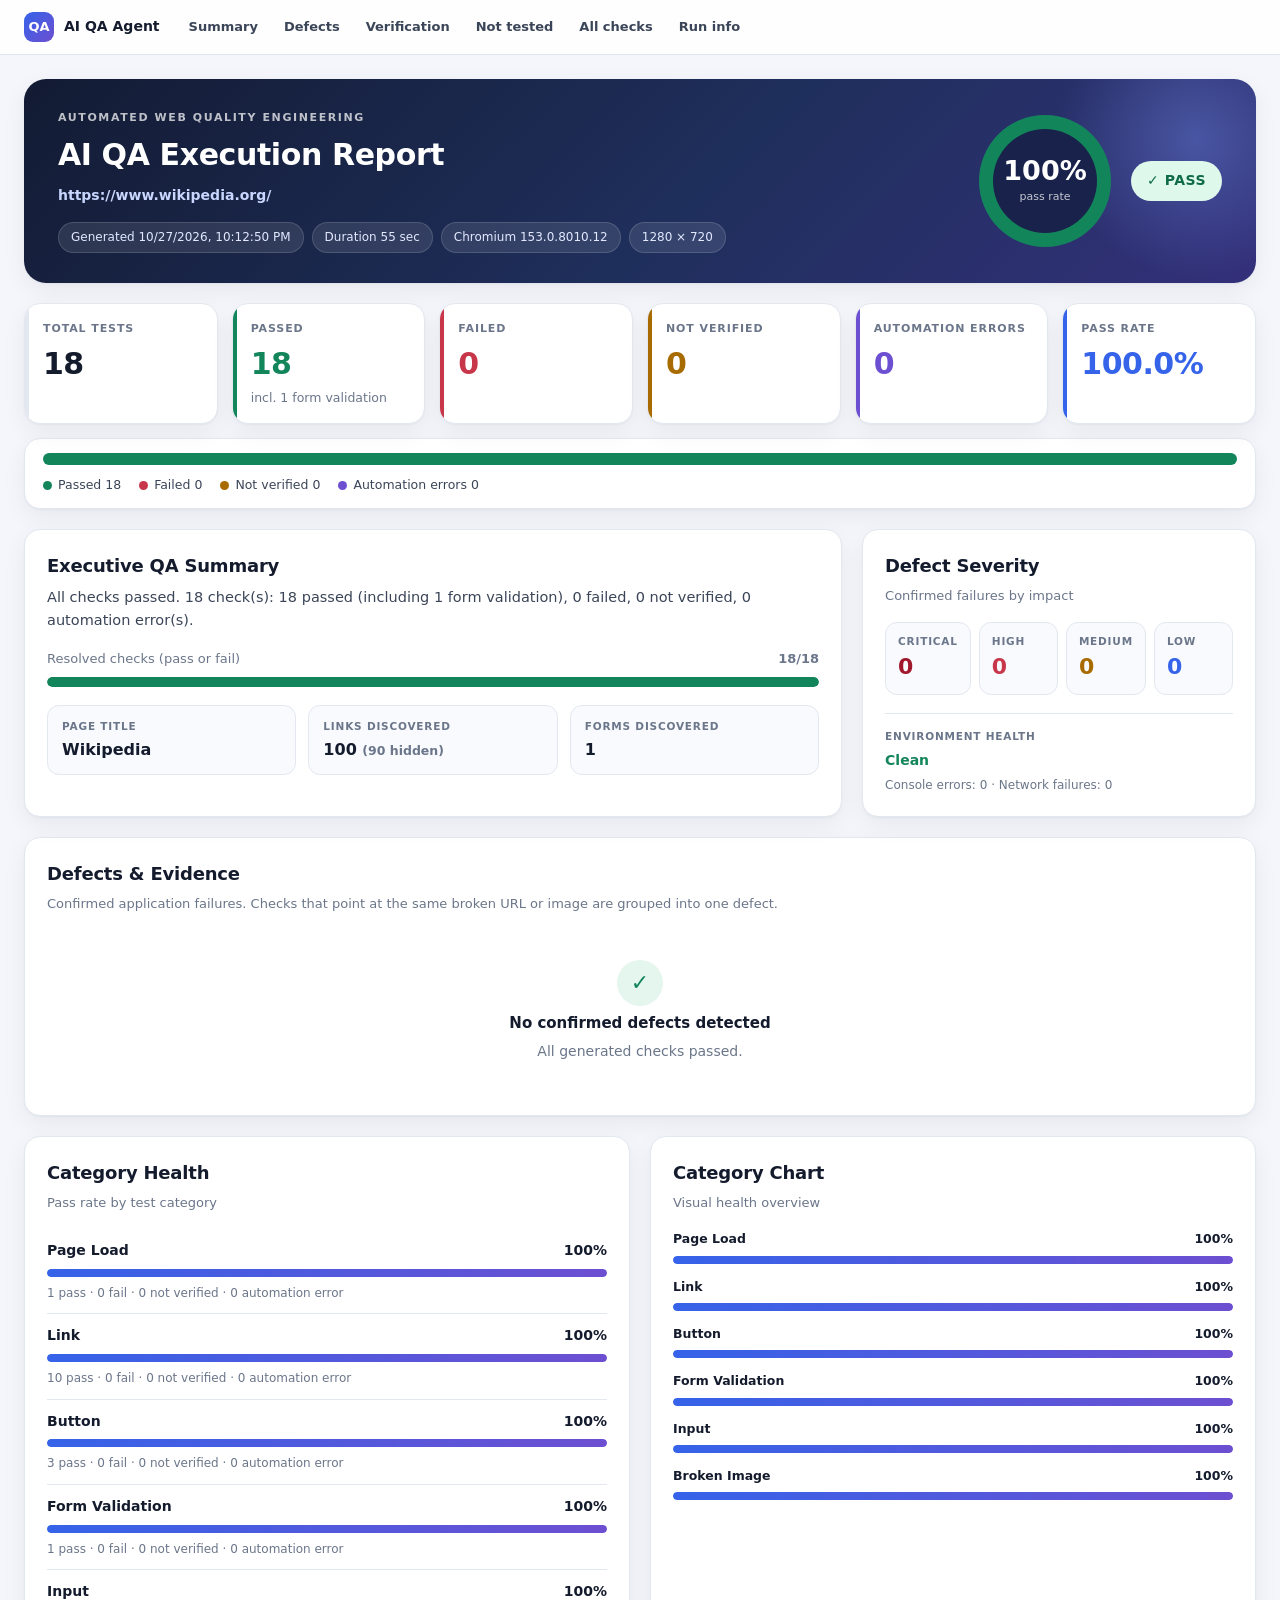
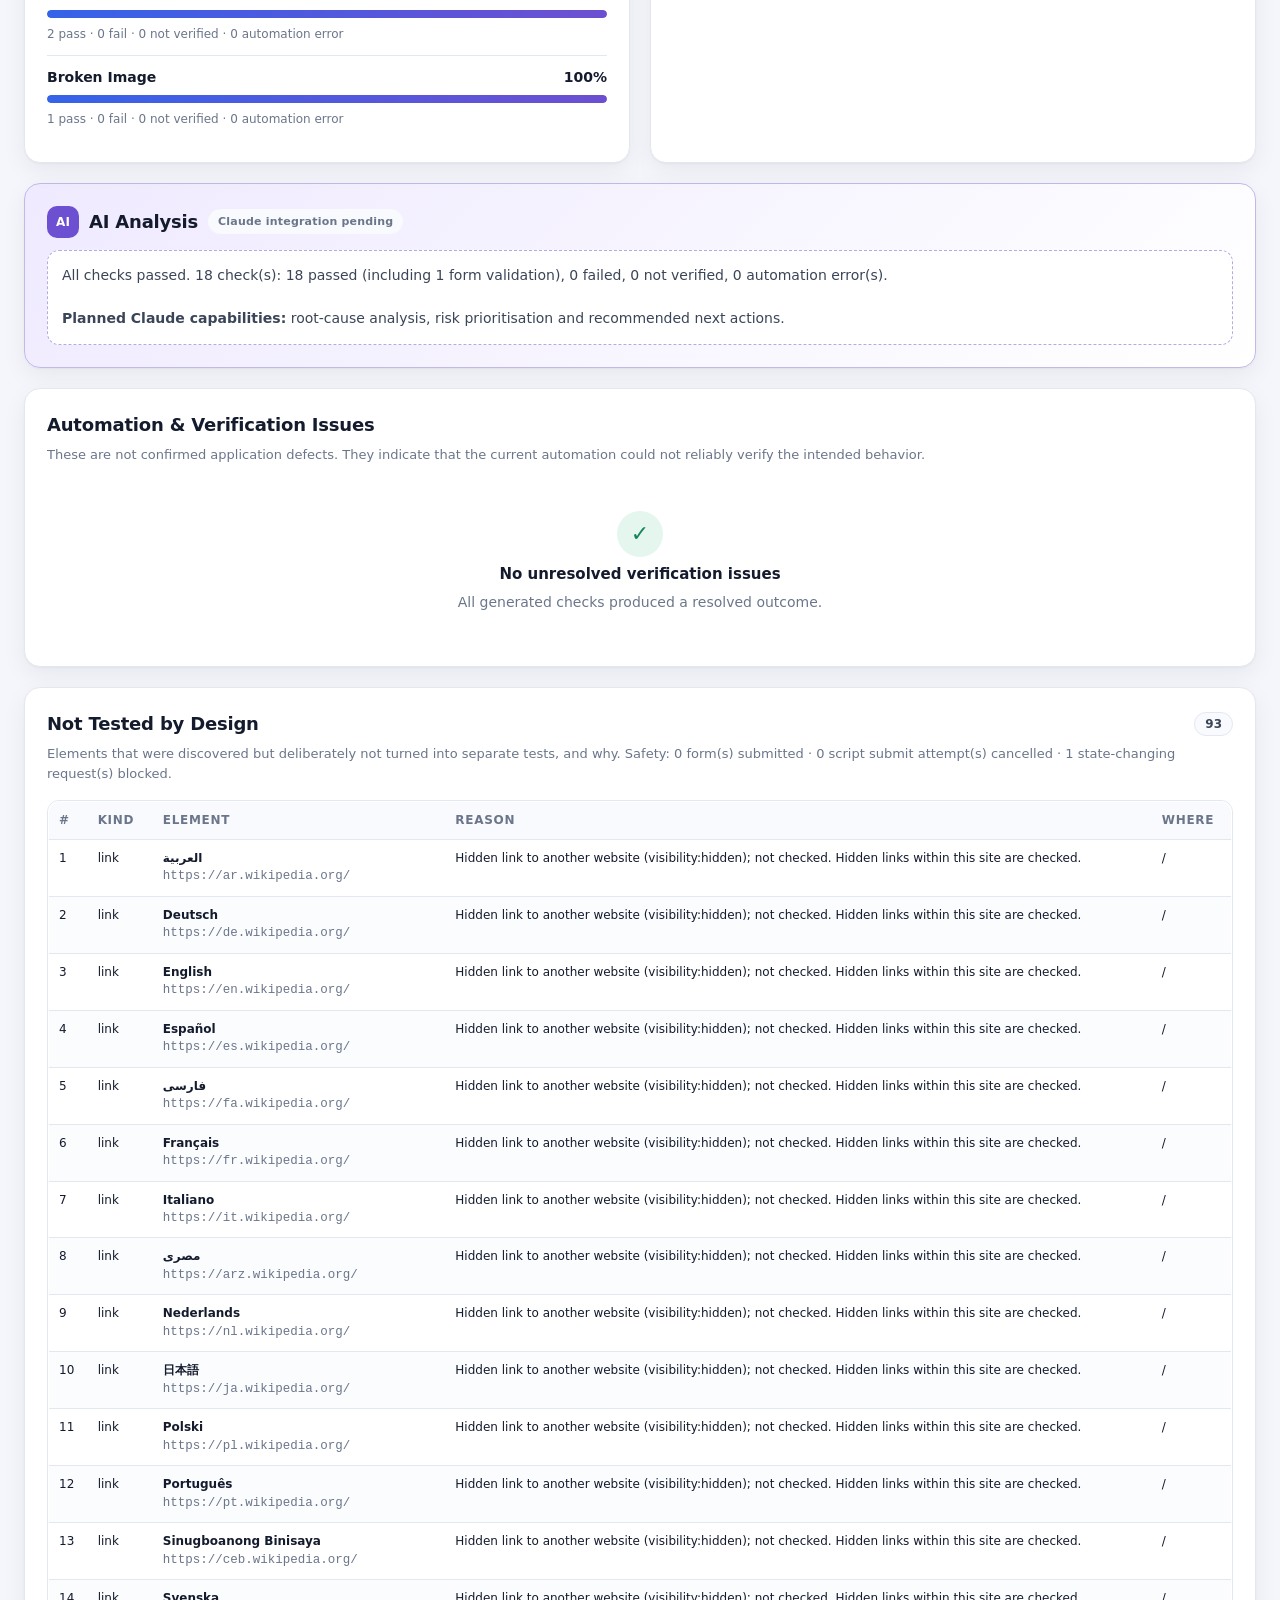
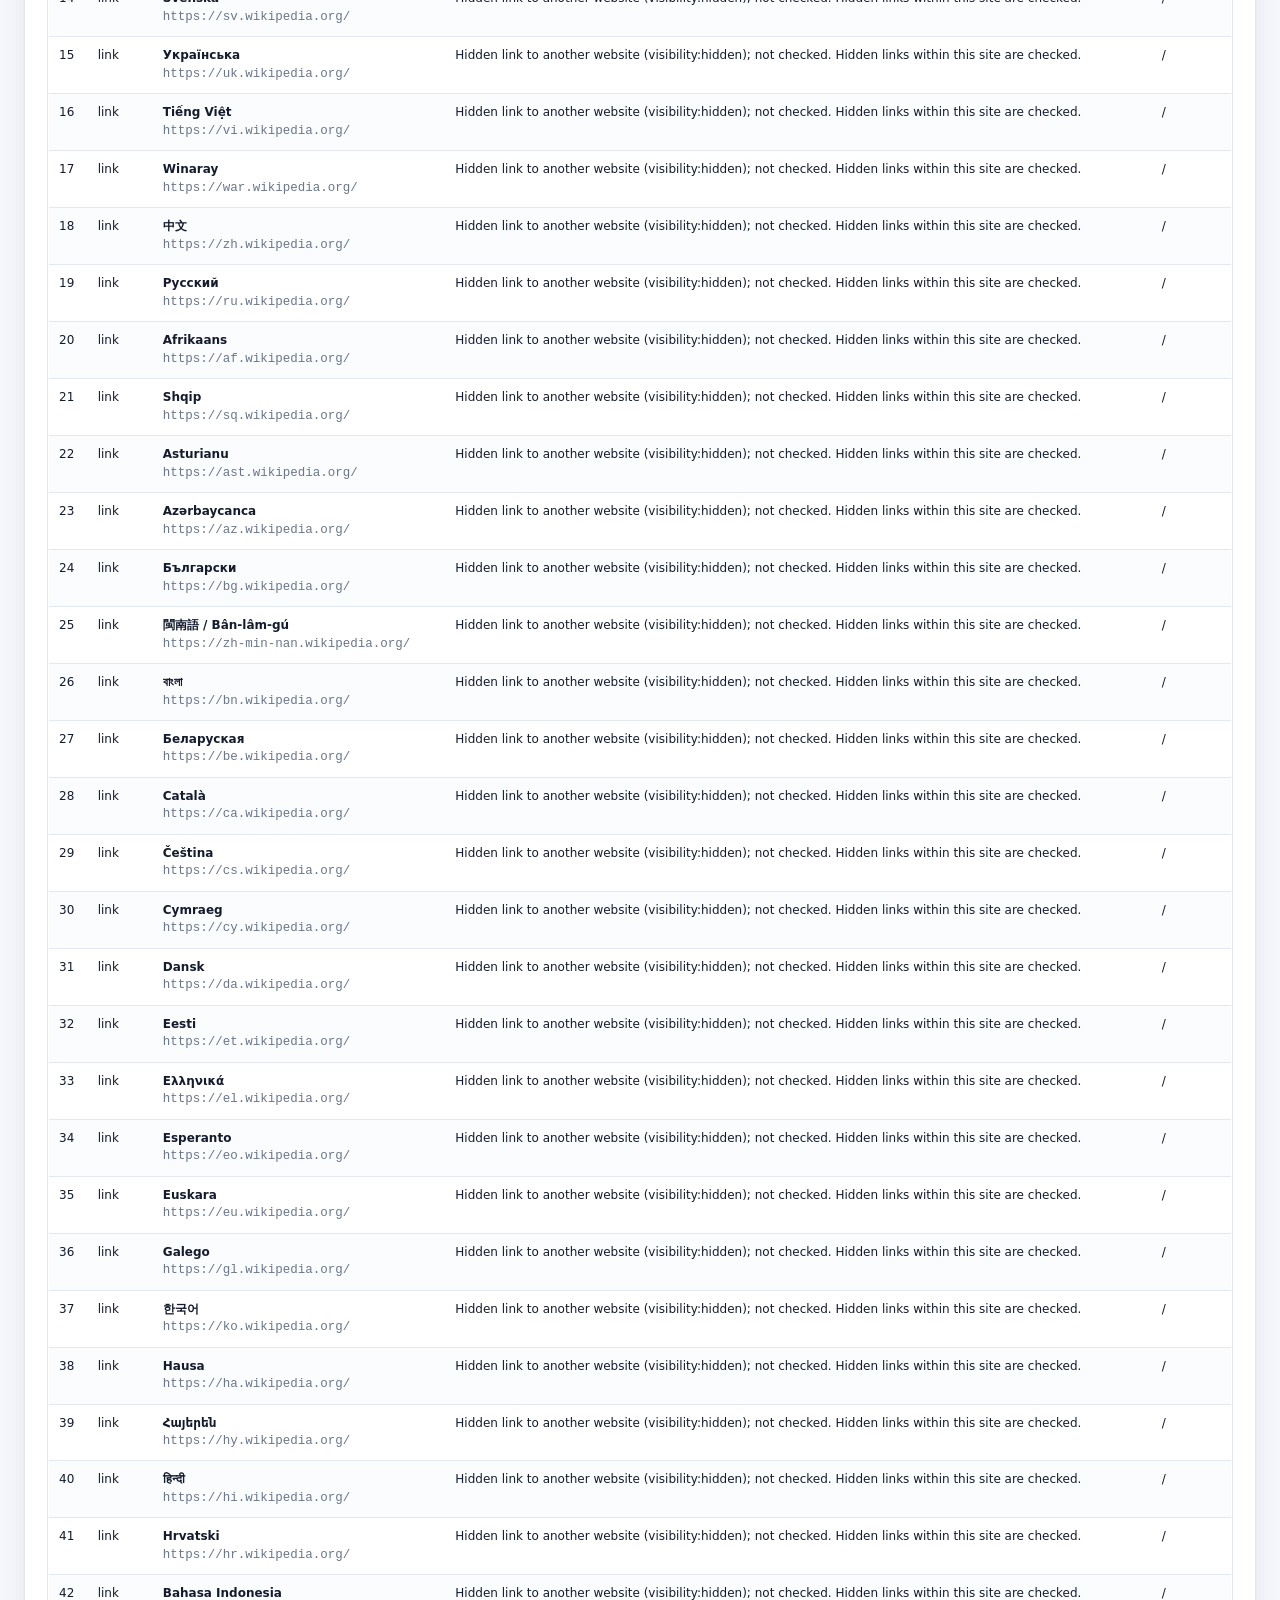
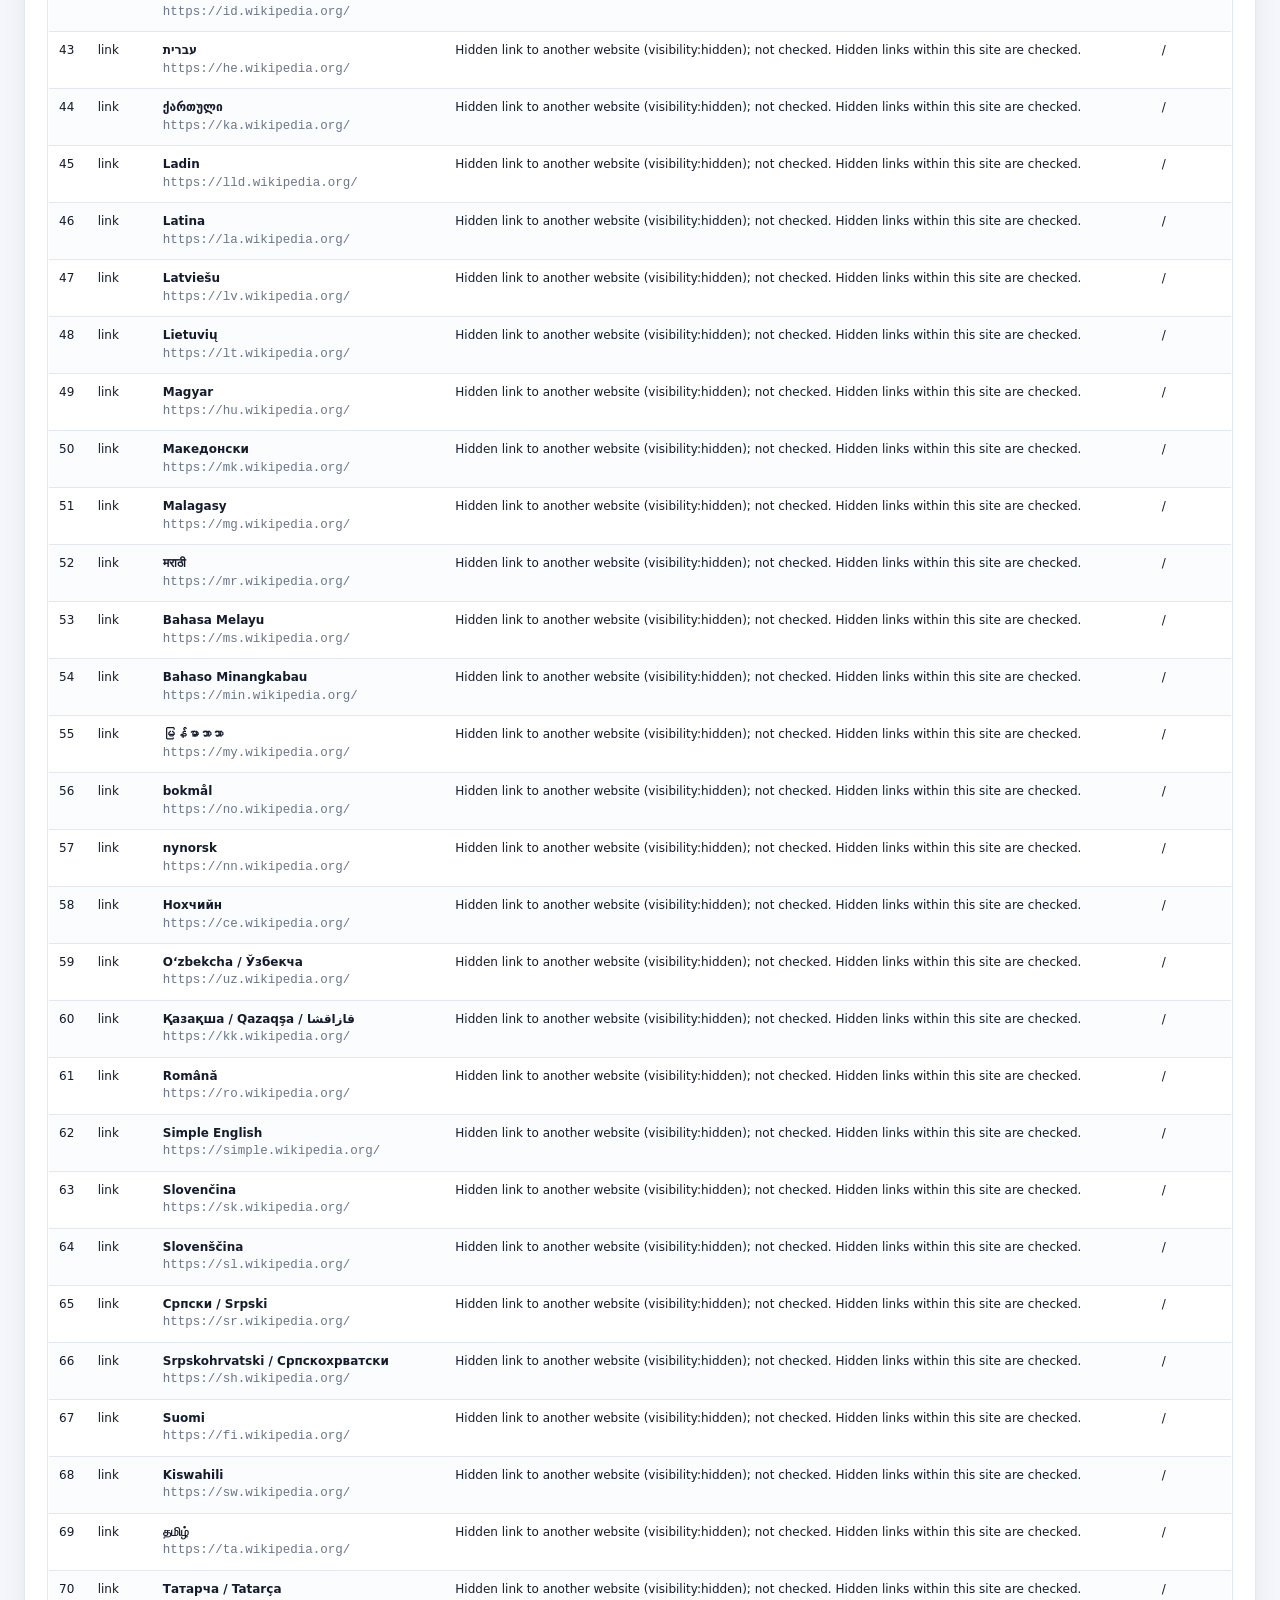
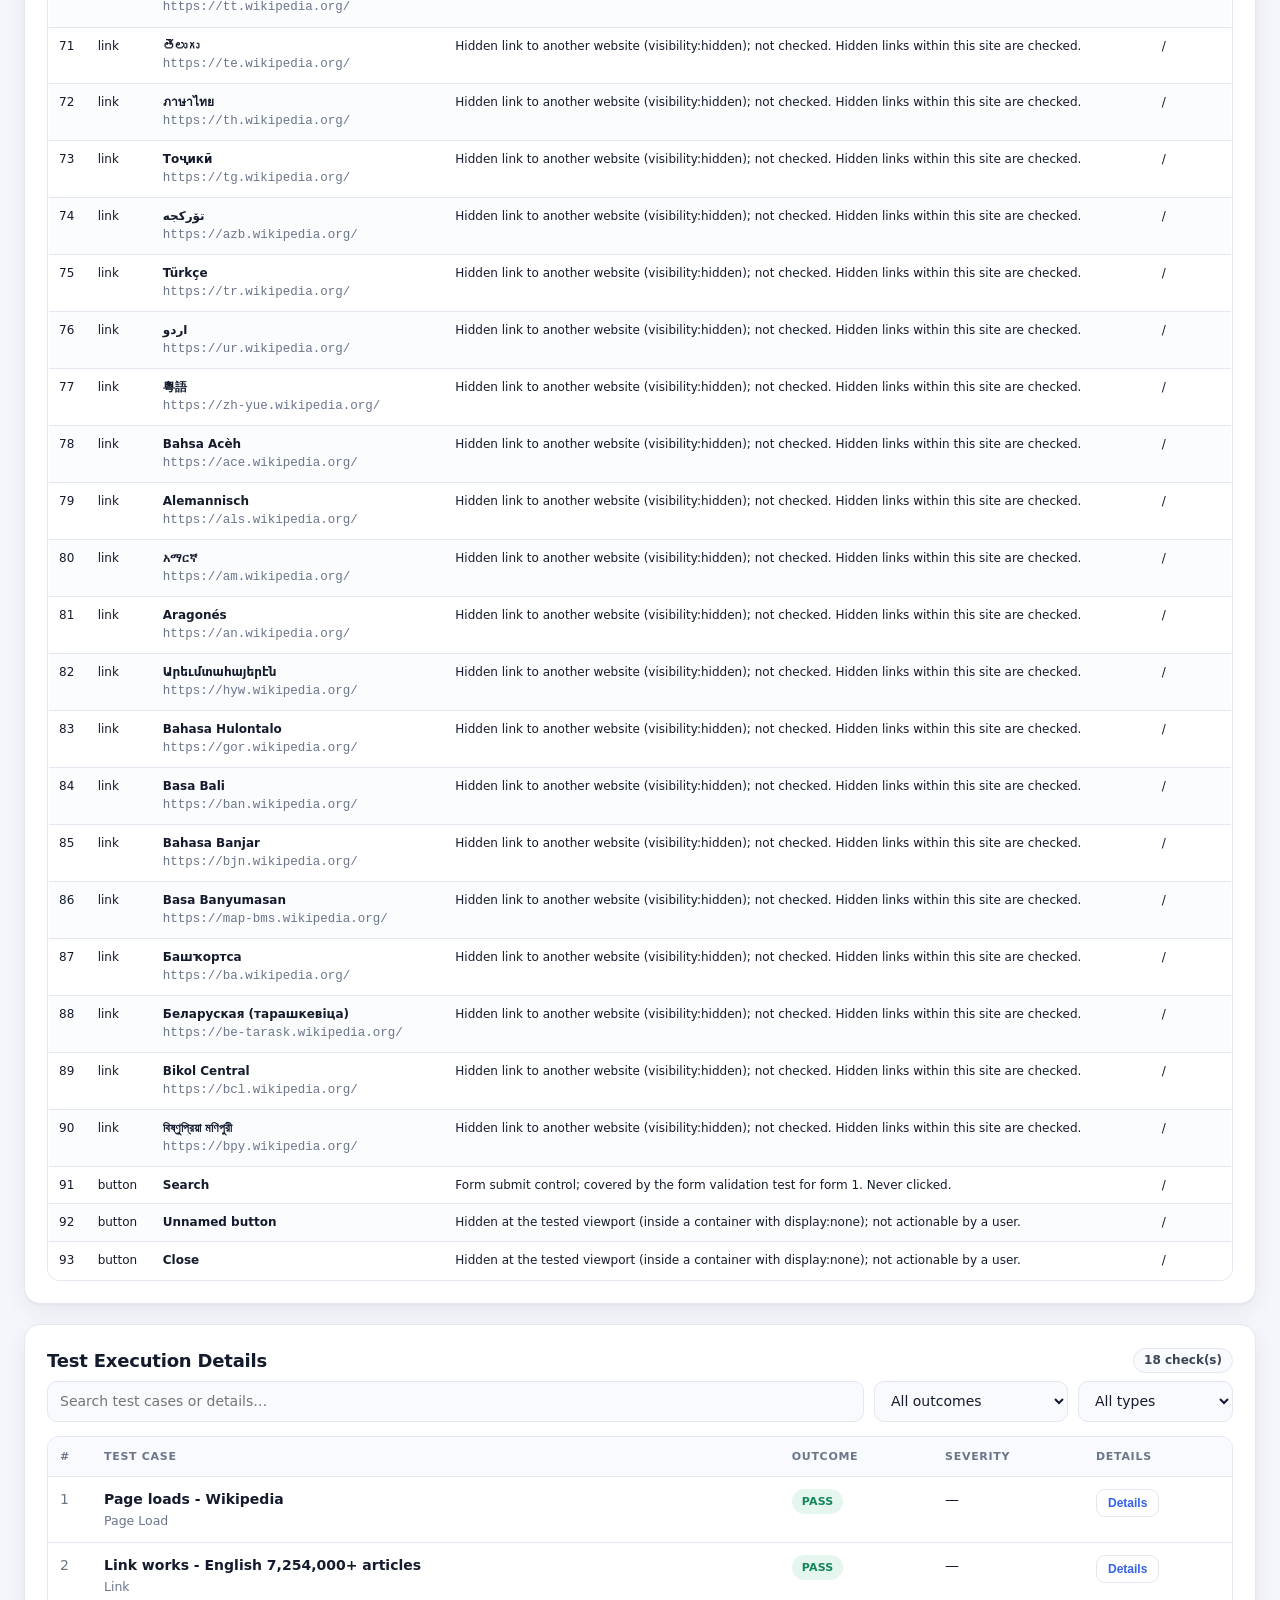
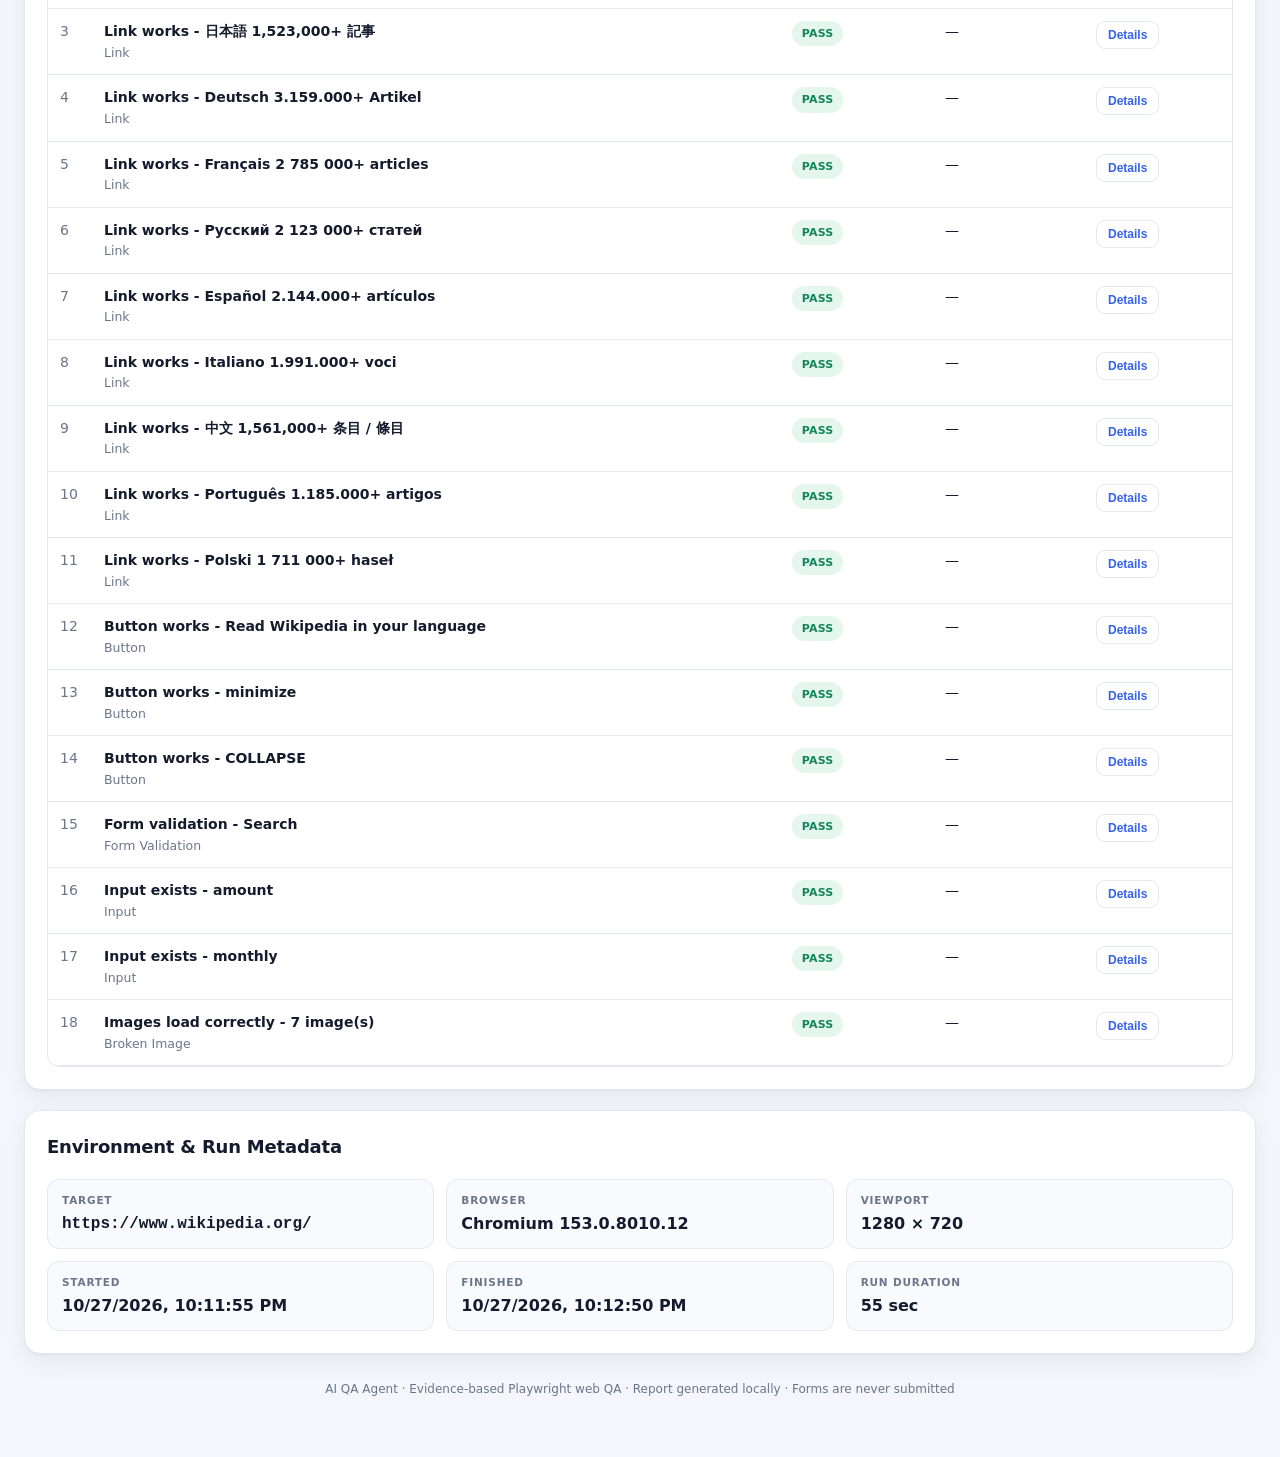
<file: reports/ai-qa-agent-report.html>
<!doctype html>
<html lang="en">
<head>
<meta charset="utf-8">
<meta name="viewport" content="width=device-width,initial-scale=1">
<title>AI QA Execution Report · https://www.wikipedia.org/</title>
<style>
:root{--bg:#f4f6fb;--panel:#ffffff;--panel-2:#f8fafd;--ink:#141b2d;--ink-2:#3b4558;--muted:#6b768a;--line:#e3e8f0;--blue:#3563e9;--blue-soft:#e9efff;--green:#13855b;--green-soft:#e4f6ee;--red:#c8364a;--red-soft:#fdebee;--amber:#a76b00;--amber-soft:#fff3d6;--purple:#6d4fd1;--purple-soft:#efeaff;--shadow:0 1px 2px rgba(16,24,40,.04),0 8px 24px rgba(16,24,40,.06);--radius:16px;--mono:ui-monospace,"Cascadia Code",Consolas,monospace}
@media (prefers-color-scheme:dark){:root{--bg:#0d1220;--panel:#151b2c;--panel-2:#1a2135;--ink:#e8ecf5;--ink-2:#c3cad8;--muted:#8d97ab;--line:#283149;--blue:#7d9cff;--blue-soft:#1e2a4d;--green:#43c48f;--green-soft:#123326;--red:#ff7486;--red-soft:#3a1a22;--amber:#f2b84b;--amber-soft:#36290f;--purple:#a991ff;--purple-soft:#2a2346;--shadow:0 1px 2px rgba(0,0,0,.3),0 8px 24px rgba(0,0,0,.25)}}
*{box-sizing:border-box}html{scroll-behavior:smooth;scroll-padding-top:76px}body{margin:0;background:var(--bg);color:var(--ink);font:14px/1.55 "Segoe UI Variable","Segoe UI",Inter,system-ui,-apple-system,Arial,sans-serif;-webkit-font-smoothing:antialiased}
a{color:var(--blue)}.mono{font-family:var(--mono);font-size:12px;word-break:break-all}.muted{color:var(--muted);font-size:12.5px}.green{color:var(--green)}.red{color:var(--red)}.blue{color:var(--blue)}.amber{color:var(--amber)}.purple{color:var(--purple)}
.topbar{position:sticky;top:0;z-index:20;background:color-mix(in srgb,var(--panel) 88%,transparent);backdrop-filter:blur(12px);border-bottom:1px solid var(--line)}
.topbar-inner{max-width:1360px;margin:auto;padding:10px 24px;display:flex;align-items:center;gap:18px}
.brand{display:flex;align-items:center;gap:10px;font-weight:800;white-space:nowrap}.logo{width:30px;height:30px;border-radius:9px;background:linear-gradient(135deg,var(--blue),var(--purple));display:grid;place-items:center;color:#fff;font-size:13px;font-weight:900}
.topnav{display:flex;gap:4px;overflow-x:auto;flex:1}.topnav a{color:var(--ink-2);text-decoration:none;font-weight:600;font-size:13px;padding:7px 11px;border-radius:9px;white-space:nowrap}.topnav a:hover{background:var(--panel-2);color:var(--ink)}.topnav a b{background:var(--red-soft);color:var(--red);border-radius:999px;padding:1px 7px;font-size:11px;margin-left:4px}
.shell{max-width:1360px;margin:auto;padding:24px}
.hero{display:grid;grid-template-columns:1fr auto;gap:28px;align-items:center;background:linear-gradient(135deg,#131b33 0%,#1f2f5c 55%,#33307a 100%);color:#fff;border-radius:22px;padding:30px 34px;box-shadow:var(--shadow);position:relative;overflow:hidden}
.hero:after{content:"";position:absolute;right:-80px;top:-80px;width:280px;height:280px;border-radius:50%;background:radial-gradient(circle,rgba(125,156,255,.35),transparent 70%)}
.eyebrow{text-transform:uppercase;letter-spacing:1.6px;font-size:11px;font-weight:800;opacity:.72}.hero h1{margin:6px 0 6px;font-size:30px;letter-spacing:-.4px}.target{color:#c9d6ff;word-break:break-all;font-weight:600}
.chips{display:flex;gap:8px;flex-wrap:wrap;margin-top:16px}.chip{background:rgba(255,255,255,.1);border:1px solid rgba(255,255,255,.14);border-radius:999px;padding:5px 12px;font-size:12px;color:#e2e8ff;white-space:nowrap}
.score{display:flex;align-items:center;gap:20px;position:relative;z-index:1}
.ring{width:132px;height:132px;border-radius:50%;background:conic-gradient(var(--green) calc(100.0 * 1%),rgba(255,255,255,.14) 0);display:grid;place-items:center}
.ring-inner{width:104px;height:104px;border-radius:50%;background:#18224a;display:flex;flex-direction:column;align-items:center;justify-content:center}.ring-inner strong{font-size:27px;line-height:1}.ring-inner span{font-size:11px;opacity:.75;margin-top:4px}
.status-badge{padding:9px 16px;border-radius:999px;font-weight:900;letter-spacing:.5px;white-space:nowrap;background:#dff8ec;color:#0f6b47}
.kpis{display:grid;grid-template-columns:repeat(6,1fr);gap:14px;margin:20px 0 14px}
.kpi{background:var(--panel);border:1px solid var(--line);border-radius:var(--radius);padding:16px 18px;box-shadow:var(--shadow);position:relative;overflow:hidden}
.kpi:before{content:"";position:absolute;left:0;top:0;bottom:0;width:4px;background:var(--line)}.kpi.k-pass:before{background:var(--green)}.kpi.k-fail:before{background:var(--red)}.kpi.k-nv:before{background:var(--amber)}.kpi.k-auto:before{background:var(--purple)}.kpi.k-rate:before{background:var(--blue)}
.kpi-label{font-size:11px;text-transform:uppercase;letter-spacing:.9px;color:var(--muted);font-weight:800}.kpi-value{font-size:30px;font-weight:850;margin-top:4px;letter-spacing:-.5px}
.distribution{background:var(--panel);border:1px solid var(--line);border-radius:var(--radius);padding:14px 18px;box-shadow:var(--shadow);margin-bottom:20px}
.dist-bar{display:flex;height:12px;border-radius:999px;overflow:hidden;background:var(--panel-2)}.dist-bar span{display:block;height:100%}.dist-legend{display:flex;gap:18px;flex-wrap:wrap;margin-top:10px;font-size:12.5px;color:var(--ink-2)}.dot{display:inline-block;width:9px;height:9px;border-radius:50%;margin-right:6px;vertical-align:middle}
.bg-pass{background:var(--green)}.bg-fail{background:var(--red)}.bg-nv{background:var(--amber)}.bg-auto{background:var(--purple)}
.panel{background:var(--panel);border:1px solid var(--line);border-radius:var(--radius);box-shadow:var(--shadow);padding:22px;margin-bottom:20px}
.panel-head{display:flex;align-items:center;justify-content:space-between;gap:12px;margin-bottom:6px}.panel h2{font-size:18px;margin:0;letter-spacing:-.2px}.panel-subtitle{color:var(--muted);font-size:13px;margin:4px 0 16px}
.count{background:var(--panel-2);border:1px solid var(--line);border-radius:999px;padding:2px 10px;font-size:12px;font-weight:700;color:var(--ink-2)}
.summary{display:grid;grid-template-columns:1.35fr .65fr;gap:20px}.summary .panel{margin-bottom:0}
.executive p{margin:0;color:var(--ink-2);font-size:14.5px}.summary-line{display:flex;justify-content:space-between;margin:18px 0 8px;color:var(--muted);font-size:13px}
.progress{height:10px;background:var(--panel-2);border-radius:999px;overflow:hidden}.progress>div{height:100%;background:var(--green);border-radius:999px}
.facts{display:grid;grid-template-columns:repeat(3,1fr);gap:12px;margin-top:18px}.fact{padding:12px 14px;background:var(--panel-2);border:1px solid var(--line);border-radius:12px}.fact .value{display:block;font-size:16px;font-weight:750;margin-top:3px;word-break:break-word}
.label{font-size:10.5px;text-transform:uppercase;letter-spacing:.8px;color:var(--muted);font-weight:800;display:block}
.severity-grid{display:grid;grid-template-columns:repeat(4,1fr);gap:8px}.sev-card{border:1px solid var(--line);border-radius:12px;padding:10px 12px;background:var(--panel-2)}.sev-card strong{display:block;font-size:22px}.sev-critical strong{color:#a1172c}.sev-high strong{color:var(--red)}.sev-medium strong{color:var(--amber)}.sev-low strong{color:var(--blue)}
.env{margin-top:18px;padding-top:14px;border-top:1px solid var(--line)}
.health-grid{display:grid;grid-template-columns:1fr 1fr;gap:20px}.health-grid .panel{margin-bottom:20px}
.category-row{padding:11px 0;border-bottom:1px solid var(--line)}.category-row:last-child{border:0}.category-top{display:flex;justify-content:space-between;font-weight:650}
.category-bar,.chart-track{height:8px;background:var(--panel-2);border-radius:999px;margin:7px 0;overflow:hidden}.category-fill,.chart-fill{height:100%;background:linear-gradient(90deg,var(--blue),var(--purple));border-radius:999px}.category-meta{color:var(--muted);font-size:12px}
.chart-row{margin:13px 0}.chart-label{display:flex;justify-content:space-between;font-size:12.5px;font-weight:700}
.ai-panel{background:linear-gradient(135deg,var(--purple-soft),var(--panel));border-color:color-mix(in srgb,var(--purple) 30%,var(--line))}.ai-title{display:flex;align-items:center;gap:10px;flex-wrap:wrap}.ai-icon{width:32px;height:32px;border-radius:10px;background:var(--purple);color:#fff;display:grid;place-items:center;font-weight:900;font-size:12px}
.ai-note{padding:14px;background:var(--panel);border:1px dashed color-mix(in srgb,var(--purple) 40%,var(--line));border-radius:12px;color:var(--ink-2);margin-top:12px}
.defect-card{border:1px solid var(--line);border-left:4px solid var(--red);background:var(--panel);border-radius:14px;padding:16px 18px;margin:12px 0;box-shadow:0 1px 2px rgba(16,24,40,.04)}
.defect-card.sev-medium{border-left-color:var(--amber)}.defect-card.sev-low{border-left-color:var(--blue)}.defect-card.auto{border-left-color:var(--amber)}
.defect-head{display:flex;justify-content:space-between;align-items:flex-start;gap:14px}.defect-head strong{font-size:15px}.issue-id{font-family:var(--mono);font-size:11.5px;font-weight:800;color:var(--muted);margin-right:10px}
.severity,.severity-mini,.pill{display:inline-block;border-radius:999px;padding:4px 10px;font-size:11px;font-weight:800;white-space:nowrap;letter-spacing:.2px}
.severity{background:var(--amber-soft);color:var(--amber)}.severity.high,.severity-mini.high{background:var(--red-soft);color:var(--red)}.severity.medium,.severity-mini.medium{background:var(--amber-soft);color:var(--amber)}.severity.low,.severity-mini.low{background:var(--blue-soft);color:var(--blue)}.severity.critical,.severity-mini.critical{background:#f9d5db;color:#8d1224}
.defect-grid,.detail-grid{display:grid;grid-template-columns:200px 1fr;gap:10px 18px;margin-top:14px}.defect-grid>div,.detail-grid>div{display:contents}.defect-grid>div>.label,.detail-grid>div>.label{padding-top:2px}
.evidence summary{cursor:pointer;color:var(--blue);font-weight:700;margin-top:12px}.evidence img,.evidence-link img{max-width:100%;border:1px solid var(--line);border-radius:12px;margin-top:12px;display:block}.evidence-link{display:block;max-width:760px}.evidence-link img{max-height:440px;object-fit:contain;object-position:left top}
.image-check-summary{display:grid;grid-template-columns:repeat(5,1fr);gap:10px;margin-top:14px;padding:12px;background:var(--panel-2);border:1px solid var(--line);border-radius:12px}.image-check-summary>div{display:flex;flex-direction:column;gap:2px}.image-check-summary strong{font-size:18px}
.empty-state{text-align:center;padding:30px;color:var(--muted);display:flex;flex-direction:column;gap:6px;align-items:center}.empty-state strong{color:var(--ink);font-size:15px}.empty-icon{width:46px;height:46px;border-radius:50%;background:var(--green-soft);color:var(--green);display:grid;place-items:center;font-size:22px;font-weight:900}
.toolbar{display:flex;gap:10px;flex-wrap:wrap;margin-bottom:14px}.toolbar input,.toolbar select{border:1px solid var(--line);border-radius:10px;padding:9px 12px;background:var(--panel-2);color:var(--ink);font:inherit}.toolbar input{min-width:300px;flex:1}
.table-wrap{overflow:auto;border:1px solid var(--line);border-radius:12px}
table{width:100%;border-collapse:separate;border-spacing:0}th{position:sticky;top:0;text-align:left;background:var(--panel-2);color:var(--muted);font-size:11px;text-transform:uppercase;letter-spacing:.7px;padding:11px 12px;border-bottom:1px solid var(--line);z-index:1}td{padding:12px;border-bottom:1px solid var(--line);vertical-align:top}
.test-group .test-row:hover{background:var(--panel-2)}.index{color:var(--muted);width:44px}
.pill.pass{background:var(--green-soft);color:var(--green)}.pill.fail{background:var(--red-soft);color:var(--red)}.pill.not-verified{background:var(--amber-soft);color:var(--amber)}.pill.automation-error{background:var(--purple-soft);color:var(--purple)}.pill.not-executed{background:var(--panel-2);color:var(--muted)}
.expand-btn{border:1px solid var(--line);background:var(--panel);color:var(--blue);border-radius:9px;padding:6px 11px;cursor:pointer;font-size:12px;font-weight:700}.expand-btn:hover{background:var(--blue-soft)}
.detail-row{display:none}.test-group.open .detail-row{display:table-row}.detail-content{background:var(--panel-2);border-left:3px solid var(--blue);padding:16px;border-radius:0 0 10px 10px}
.validation-details{margin-top:16px}.validation-heading{font-weight:800;margin-bottom:8px}.validation-table{width:100%;border-collapse:collapse;background:var(--panel);border:1px solid var(--line);border-radius:12px;overflow:hidden}.validation-table th{position:static}.validation-table th,.validation-table td{padding:9px 10px;border-bottom:1px solid var(--line);font-size:12px;text-align:left}.validation-table tr:last-child td{border-bottom:0}.validation-table tbody tr:nth-child(even) td{background:color-mix(in srgb,var(--panel-2) 60%,transparent)}
.observations{margin:10px 0 0;padding-left:18px;color:var(--ink-2);font-size:12.5px}
details>summary{cursor:pointer}.coverage-skipped summary{color:var(--ink-2);margin-top:14px}
.footer{text-align:center;color:var(--muted);font-size:12px;padding:6px 0 34px}
@media(max-width:1100px){.kpis{grid-template-columns:repeat(3,1fr)}.summary,.health-grid{grid-template-columns:1fr}.summary .panel{margin-bottom:20px}}
@media(max-width:760px){.shell{padding:14px}.hero{grid-template-columns:1fr;padding:24px}.score{justify-content:flex-start}.kpis{grid-template-columns:repeat(2,1fr)}.facts,.severity-grid{grid-template-columns:1fr 1fr}.defect-grid,.detail-grid{grid-template-columns:1fr}.toolbar input{min-width:100%}.brand span{display:none}.image-check-summary{grid-template-columns:1fr 1fr}}
@media print{.topbar,.toolbar,.expand-btn{display:none}body{background:#fff}.panel,.kpi,.distribution{box-shadow:none}.detail-row{display:table-row}.hero{-webkit-print-color-adjust:exact;print-color-adjust:exact}}
</style>
</head>
<body>
<nav class="topbar"><div class="topbar-inner"><div class="brand"><div class="logo">QA</div><span>AI QA Agent</span></div><div class="topnav"><a href="#summary">Summary</a><a href="#defects">Defects</a><a href="#issues">Verification</a><a href="#not-tested">Not tested</a><a href="#tests">All checks</a><a href="#meta">Run info</a></div></div></nav>
<main class="shell">
<header class="hero" id="summary">
  <div>
    <div class="eyebrow">Automated Web Quality Engineering</div>
    <h1>AI QA Execution Report</h1>
    <div class="target">https://www.wikipedia.org/</div>
    <div class="chips"><span class="chip">Generated 10/27/2026, 10:12:50 PM</span><span class="chip">Duration 55 sec</span><span class="chip">Chromium 153.0.8010.12</span><span class="chip">1280 × 720</span></div>
  </div>
  <div class="score">
    <div class="ring" title="Pass rate"><div class="ring-inner"><strong>100%</strong><span>pass rate</span></div></div>
    <div class="status-badge">✓ PASS</div>
  </div>
</header>
<section class="kpis">
<div class="kpi"><div class="kpi-label">Total Tests</div><div class="kpi-value">18</div></div>
<div class="kpi k-pass"><div class="kpi-label">Passed</div><div class="kpi-value green">18</div><div class="muted">incl. 1 form validation</div></div>
<div class="kpi k-fail"><div class="kpi-label">Failed</div><div class="kpi-value red">0</div></div>
<div class="kpi k-nv"><div class="kpi-label">Not Verified</div><div class="kpi-value amber">0</div></div>
<div class="kpi k-auto"><div class="kpi-label">Automation Errors</div><div class="kpi-value purple">0</div></div>
<div class="kpi k-rate"><div class="kpi-label">Pass Rate</div><div class="kpi-value blue">100.0%</div></div>
</section>
<section class="distribution" aria-label="Outcome distribution">
  <div class="dist-bar"><span class="bg-pass" style="width:100.00%"></span></div>
  <div class="dist-legend"><span><i class="dot bg-pass"></i>Passed 18</span><span><i class="dot bg-fail"></i>Failed 0</span><span><i class="dot bg-nv"></i>Not verified 0</span><span><i class="dot bg-auto"></i>Automation errors 0</span></div>
</section>
<section class="summary">
<div class="panel executive"><div class="panel-head"><h2>Executive QA Summary</h2></div><p>All checks passed. 18 check(s): 18 passed (including 1 form validation), 0 failed, 0 not verified, 0 automation error(s).</p><div class="summary-line"><span>Resolved checks (pass or fail)</span><strong>18/18</strong></div><div class="progress"><div style="width:100.0%"></div></div><div class="facts"><div class="fact"><span class="label">Page title</span><span class="value">Wikipedia</span></div><div class="fact"><span class="label">Links discovered</span><span class="value">100 <span class="muted">(90 hidden)</span></span></div><div class="fact"><span class="label">Forms discovered</span><span class="value">1</span></div></div></div>
<div class="panel"><div class="panel-head"><h2>Defect Severity</h2></div><div class="panel-subtitle">Confirmed failures by impact</div><div class="severity-grid"><div class="sev-card sev-critical"><span class="label">Critical</span><strong>0</strong></div><div class="sev-card sev-high"><span class="label">High</span><strong>0</strong></div><div class="sev-card sev-medium"><span class="label">Medium</span><strong>0</strong></div><div class="sev-card sev-low"><span class="label">Low</span><strong>0</strong></div></div><div class="env"><span class="label">Environment health</span><div style="margin-top:6px" class="green"><strong>Clean</strong></div><div class="category-meta" style="margin-top:4px">Console errors: 0 · Network failures: 0</div></div></div>
</section>
<div style="height:20px"></div>
<section class="panel" id="defects"><div class="panel-head"><h2>Defects & Evidence</h2></div><div class="panel-subtitle">Confirmed application failures. Checks that point at the same broken URL or image are grouped into one defect.</div><div class="empty-state"><div class="empty-icon">✓</div><strong>No confirmed defects detected</strong><span>All generated checks passed.</span></div></section>

<section class="health-grid">
<div class="panel"><div class="panel-head"><h2>Category Health</h2></div><div class="panel-subtitle">Pass rate by test category</div><div class="category-row">
      <div class="category-top"><strong>Page Load</strong><span>100%</span></div>
      <div class="category-bar"><div class="category-fill" style="width:100%"></div></div>
      <div class="category-meta">1 pass · 0 fail · 0 not verified · 0 automation error</div>
    </div><div class="category-row">
      <div class="category-top"><strong>Link</strong><span>100%</span></div>
      <div class="category-bar"><div class="category-fill" style="width:100%"></div></div>
      <div class="category-meta">10 pass · 0 fail · 0 not verified · 0 automation error</div>
    </div><div class="category-row">
      <div class="category-top"><strong>Button</strong><span>100%</span></div>
      <div class="category-bar"><div class="category-fill" style="width:100%"></div></div>
      <div class="category-meta">3 pass · 0 fail · 0 not verified · 0 automation error</div>
    </div><div class="category-row">
      <div class="category-top"><strong>Form Validation</strong><span>100%</span></div>
      <div class="category-bar"><div class="category-fill" style="width:100%"></div></div>
      <div class="category-meta">1 pass · 0 fail · 0 not verified · 0 automation error</div>
    </div><div class="category-row">
      <div class="category-top"><strong>Input</strong><span>100%</span></div>
      <div class="category-bar"><div class="category-fill" style="width:100%"></div></div>
      <div class="category-meta">2 pass · 0 fail · 0 not verified · 0 automation error</div>
    </div><div class="category-row">
      <div class="category-top"><strong>Broken Image</strong><span>100%</span></div>
      <div class="category-bar"><div class="category-fill" style="width:100%"></div></div>
      <div class="category-meta">1 pass · 0 fail · 0 not verified · 0 automation error</div>
    </div></div>
<div class="panel"><div class="panel-head"><h2>Category Chart</h2></div><div class="panel-subtitle">Visual health overview</div><div class="chart-row"><div class="chart-label"><span>Page Load</span><b>100%</b></div><div class="chart-track"><div class="chart-fill" style="width:100%"></div></div></div><div class="chart-row"><div class="chart-label"><span>Link</span><b>100%</b></div><div class="chart-track"><div class="chart-fill" style="width:100%"></div></div></div><div class="chart-row"><div class="chart-label"><span>Button</span><b>100%</b></div><div class="chart-track"><div class="chart-fill" style="width:100%"></div></div></div><div class="chart-row"><div class="chart-label"><span>Form Validation</span><b>100%</b></div><div class="chart-track"><div class="chart-fill" style="width:100%"></div></div></div><div class="chart-row"><div class="chart-label"><span>Input</span><b>100%</b></div><div class="chart-track"><div class="chart-fill" style="width:100%"></div></div></div><div class="chart-row"><div class="chart-label"><span>Broken Image</span><b>100%</b></div><div class="chart-track"><div class="chart-fill" style="width:100%"></div></div></div></div>
</section>
<section class="panel ai-panel"><div class="ai-title"><div class="ai-icon">AI</div><h2 style="margin:0">AI Analysis</h2><span class="pill not-executed">Claude integration pending</span></div><div class="ai-note">All checks passed. 18 check(s): 18 passed (including 1 form validation), 0 failed, 0 not verified, 0 automation error(s).<br><br><strong>Planned Claude capabilities:</strong> root-cause analysis, risk prioritisation and recommended next actions.</div></section>
<section class="panel" id="issues">
<div class="panel-head"><h2>Automation & Verification Issues</h2></div>
<div class="panel-subtitle">These are not confirmed application defects. They indicate that the current automation could not reliably verify the intended behavior.</div>
<div class="empty-state"><div class="empty-icon">✓</div><strong>No unresolved verification issues</strong><span>All generated checks produced a resolved outcome.</span></div>

</section>
<section class="panel" id="not-tested"><div class="panel-head"><h2>Not Tested by Design</h2><span class="count">93</span></div><div class="panel-subtitle">Elements that were discovered but deliberately not turned into separate tests, and why. Safety: 0 form(s) submitted · 0 script submit attempt(s) cancelled · 1 state-changing request(s) blocked.</div><div class="table-wrap"><table class="validation-table"><thead><tr><th>#</th><th>Kind</th><th>Element</th><th>Reason</th><th>Where</th></tr></thead><tbody><tr><td>1</td><td>link</td><td><strong>العربية</strong><div class="mono muted">https://ar.wikipedia.org/</div></td><td>Hidden link to another website (visibility:hidden); not checked. Hidden links within this site are checked.</td><td>/</td></tr><tr><td>2</td><td>link</td><td><strong>Deutsch</strong><div class="mono muted">https://de.wikipedia.org/</div></td><td>Hidden link to another website (visibility:hidden); not checked. Hidden links within this site are checked.</td><td>/</td></tr><tr><td>3</td><td>link</td><td><strong>English</strong><div class="mono muted">https://en.wikipedia.org/</div></td><td>Hidden link to another website (visibility:hidden); not checked. Hidden links within this site are checked.</td><td>/</td></tr><tr><td>4</td><td>link</td><td><strong>Español</strong><div class="mono muted">https://es.wikipedia.org/</div></td><td>Hidden link to another website (visibility:hidden); not checked. Hidden links within this site are checked.</td><td>/</td></tr><tr><td>5</td><td>link</td><td><strong>فارسی</strong><div class="mono muted">https://fa.wikipedia.org/</div></td><td>Hidden link to another website (visibility:hidden); not checked. Hidden links within this site are checked.</td><td>/</td></tr><tr><td>6</td><td>link</td><td><strong>Français</strong><div class="mono muted">https://fr.wikipedia.org/</div></td><td>Hidden link to another website (visibility:hidden); not checked. Hidden links within this site are checked.</td><td>/</td></tr><tr><td>7</td><td>link</td><td><strong>Italiano</strong><div class="mono muted">https://it.wikipedia.org/</div></td><td>Hidden link to another website (visibility:hidden); not checked. Hidden links within this site are checked.</td><td>/</td></tr><tr><td>8</td><td>link</td><td><strong>مصرى</strong><div class="mono muted">https://arz.wikipedia.org/</div></td><td>Hidden link to another website (visibility:hidden); not checked. Hidden links within this site are checked.</td><td>/</td></tr><tr><td>9</td><td>link</td><td><strong>Nederlands</strong><div class="mono muted">https://nl.wikipedia.org/</div></td><td>Hidden link to another website (visibility:hidden); not checked. Hidden links within this site are checked.</td><td>/</td></tr><tr><td>10</td><td>link</td><td><strong>日本語</strong><div class="mono muted">https://ja.wikipedia.org/</div></td><td>Hidden link to another website (visibility:hidden); not checked. Hidden links within this site are checked.</td><td>/</td></tr><tr><td>11</td><td>link</td><td><strong>Polski</strong><div class="mono muted">https://pl.wikipedia.org/</div></td><td>Hidden link to another website (visibility:hidden); not checked. Hidden links within this site are checked.</td><td>/</td></tr><tr><td>12</td><td>link</td><td><strong>Português</strong><div class="mono muted">https://pt.wikipedia.org/</div></td><td>Hidden link to another website (visibility:hidden); not checked. Hidden links within this site are checked.</td><td>/</td></tr><tr><td>13</td><td>link</td><td><strong>Sinugboanong Binisaya</strong><div class="mono muted">https://ceb.wikipedia.org/</div></td><td>Hidden link to another website (visibility:hidden); not checked. Hidden links within this site are checked.</td><td>/</td></tr><tr><td>14</td><td>link</td><td><strong>Svenska</strong><div class="mono muted">https://sv.wikipedia.org/</div></td><td>Hidden link to another website (visibility:hidden); not checked. Hidden links within this site are checked.</td><td>/</td></tr><tr><td>15</td><td>link</td><td><strong>Українська</strong><div class="mono muted">https://uk.wikipedia.org/</div></td><td>Hidden link to another website (visibility:hidden); not checked. Hidden links within this site are checked.</td><td>/</td></tr><tr><td>16</td><td>link</td><td><strong>Tiếng Việt</strong><div class="mono muted">https://vi.wikipedia.org/</div></td><td>Hidden link to another website (visibility:hidden); not checked. Hidden links within this site are checked.</td><td>/</td></tr><tr><td>17</td><td>link</td><td><strong>Winaray</strong><div class="mono muted">https://war.wikipedia.org/</div></td><td>Hidden link to another website (visibility:hidden); not checked. Hidden links within this site are checked.</td><td>/</td></tr><tr><td>18</td><td>link</td><td><strong>中文</strong><div class="mono muted">https://zh.wikipedia.org/</div></td><td>Hidden link to another website (visibility:hidden); not checked. Hidden links within this site are checked.</td><td>/</td></tr><tr><td>19</td><td>link</td><td><strong>Русский</strong><div class="mono muted">https://ru.wikipedia.org/</div></td><td>Hidden link to another website (visibility:hidden); not checked. Hidden links within this site are checked.</td><td>/</td></tr><tr><td>20</td><td>link</td><td><strong>Afrikaans</strong><div class="mono muted">https://af.wikipedia.org/</div></td><td>Hidden link to another website (visibility:hidden); not checked. Hidden links within this site are checked.</td><td>/</td></tr><tr><td>21</td><td>link</td><td><strong>Shqip</strong><div class="mono muted">https://sq.wikipedia.org/</div></td><td>Hidden link to another website (visibility:hidden); not checked. Hidden links within this site are checked.</td><td>/</td></tr><tr><td>22</td><td>link</td><td><strong>Asturianu</strong><div class="mono muted">https://ast.wikipedia.org/</div></td><td>Hidden link to another website (visibility:hidden); not checked. Hidden links within this site are checked.</td><td>/</td></tr><tr><td>23</td><td>link</td><td><strong>Azərbaycanca</strong><div class="mono muted">https://az.wikipedia.org/</div></td><td>Hidden link to another website (visibility:hidden); not checked. Hidden links within this site are checked.</td><td>/</td></tr><tr><td>24</td><td>link</td><td><strong>Български</strong><div class="mono muted">https://bg.wikipedia.org/</div></td><td>Hidden link to another website (visibility:hidden); not checked. Hidden links within this site are checked.</td><td>/</td></tr><tr><td>25</td><td>link</td><td><strong>閩南語 / Bân-lâm-gú</strong><div class="mono muted">https://zh-min-nan.wikipedia.org/</div></td><td>Hidden link to another website (visibility:hidden); not checked. Hidden links within this site are checked.</td><td>/</td></tr><tr><td>26</td><td>link</td><td><strong>বাংলা</strong><div class="mono muted">https://bn.wikipedia.org/</div></td><td>Hidden link to another website (visibility:hidden); not checked. Hidden links within this site are checked.</td><td>/</td></tr><tr><td>27</td><td>link</td><td><strong>Беларуская</strong><div class="mono muted">https://be.wikipedia.org/</div></td><td>Hidden link to another website (visibility:hidden); not checked. Hidden links within this site are checked.</td><td>/</td></tr><tr><td>28</td><td>link</td><td><strong>Català</strong><div class="mono muted">https://ca.wikipedia.org/</div></td><td>Hidden link to another website (visibility:hidden); not checked. Hidden links within this site are checked.</td><td>/</td></tr><tr><td>29</td><td>link</td><td><strong>Čeština</strong><div class="mono muted">https://cs.wikipedia.org/</div></td><td>Hidden link to another website (visibility:hidden); not checked. Hidden links within this site are checked.</td><td>/</td></tr><tr><td>30</td><td>link</td><td><strong>Cymraeg</strong><div class="mono muted">https://cy.wikipedia.org/</div></td><td>Hidden link to another website (visibility:hidden); not checked. Hidden links within this site are checked.</td><td>/</td></tr><tr><td>31</td><td>link</td><td><strong>Dansk</strong><div class="mono muted">https://da.wikipedia.org/</div></td><td>Hidden link to another website (visibility:hidden); not checked. Hidden links within this site are checked.</td><td>/</td></tr><tr><td>32</td><td>link</td><td><strong>Eesti</strong><div class="mono muted">https://et.wikipedia.org/</div></td><td>Hidden link to another website (visibility:hidden); not checked. Hidden links within this site are checked.</td><td>/</td></tr><tr><td>33</td><td>link</td><td><strong>Ελληνικά</strong><div class="mono muted">https://el.wikipedia.org/</div></td><td>Hidden link to another website (visibility:hidden); not checked. Hidden links within this site are checked.</td><td>/</td></tr><tr><td>34</td><td>link</td><td><strong>Esperanto</strong><div class="mono muted">https://eo.wikipedia.org/</div></td><td>Hidden link to another website (visibility:hidden); not checked. Hidden links within this site are checked.</td><td>/</td></tr><tr><td>35</td><td>link</td><td><strong>Euskara</strong><div class="mono muted">https://eu.wikipedia.org/</div></td><td>Hidden link to another website (visibility:hidden); not checked. Hidden links within this site are checked.</td><td>/</td></tr><tr><td>36</td><td>link</td><td><strong>Galego</strong><div class="mono muted">https://gl.wikipedia.org/</div></td><td>Hidden link to another website (visibility:hidden); not checked. Hidden links within this site are checked.</td><td>/</td></tr><tr><td>37</td><td>link</td><td><strong>한국어</strong><div class="mono muted">https://ko.wikipedia.org/</div></td><td>Hidden link to another website (visibility:hidden); not checked. Hidden links within this site are checked.</td><td>/</td></tr><tr><td>38</td><td>link</td><td><strong>Hausa</strong><div class="mono muted">https://ha.wikipedia.org/</div></td><td>Hidden link to another website (visibility:hidden); not checked. Hidden links within this site are checked.</td><td>/</td></tr><tr><td>39</td><td>link</td><td><strong>Հայերեն</strong><div class="mono muted">https://hy.wikipedia.org/</div></td><td>Hidden link to another website (visibility:hidden); not checked. Hidden links within this site are checked.</td><td>/</td></tr><tr><td>40</td><td>link</td><td><strong>हिन्दी</strong><div class="mono muted">https://hi.wikipedia.org/</div></td><td>Hidden link to another website (visibility:hidden); not checked. Hidden links within this site are checked.</td><td>/</td></tr><tr><td>41</td><td>link</td><td><strong>Hrvatski</strong><div class="mono muted">https://hr.wikipedia.org/</div></td><td>Hidden link to another website (visibility:hidden); not checked. Hidden links within this site are checked.</td><td>/</td></tr><tr><td>42</td><td>link</td><td><strong>Bahasa Indonesia</strong><div class="mono muted">https://id.wikipedia.org/</div></td><td>Hidden link to another website (visibility:hidden); not checked. Hidden links within this site are checked.</td><td>/</td></tr><tr><td>43</td><td>link</td><td><strong>עברית</strong><div class="mono muted">https://he.wikipedia.org/</div></td><td>Hidden link to another website (visibility:hidden); not checked. Hidden links within this site are checked.</td><td>/</td></tr><tr><td>44</td><td>link</td><td><strong>ქართული</strong><div class="mono muted">https://ka.wikipedia.org/</div></td><td>Hidden link to another website (visibility:hidden); not checked. Hidden links within this site are checked.</td><td>/</td></tr><tr><td>45</td><td>link</td><td><strong>Ladin</strong><div class="mono muted">https://lld.wikipedia.org/</div></td><td>Hidden link to another website (visibility:hidden); not checked. Hidden links within this site are checked.</td><td>/</td></tr><tr><td>46</td><td>link</td><td><strong>Latina</strong><div class="mono muted">https://la.wikipedia.org/</div></td><td>Hidden link to another website (visibility:hidden); not checked. Hidden links within this site are checked.</td><td>/</td></tr><tr><td>47</td><td>link</td><td><strong>Latviešu</strong><div class="mono muted">https://lv.wikipedia.org/</div></td><td>Hidden link to another website (visibility:hidden); not checked. Hidden links within this site are checked.</td><td>/</td></tr><tr><td>48</td><td>link</td><td><strong>Lietuvių</strong><div class="mono muted">https://lt.wikipedia.org/</div></td><td>Hidden link to another website (visibility:hidden); not checked. Hidden links within this site are checked.</td><td>/</td></tr><tr><td>49</td><td>link</td><td><strong>Magyar</strong><div class="mono muted">https://hu.wikipedia.org/</div></td><td>Hidden link to another website (visibility:hidden); not checked. Hidden links within this site are checked.</td><td>/</td></tr><tr><td>50</td><td>link</td><td><strong>Македонски</strong><div class="mono muted">https://mk.wikipedia.org/</div></td><td>Hidden link to another website (visibility:hidden); not checked. Hidden links within this site are checked.</td><td>/</td></tr><tr><td>51</td><td>link</td><td><strong>Malagasy</strong><div class="mono muted">https://mg.wikipedia.org/</div></td><td>Hidden link to another website (visibility:hidden); not checked. Hidden links within this site are checked.</td><td>/</td></tr><tr><td>52</td><td>link</td><td><strong>मराठी</strong><div class="mono muted">https://mr.wikipedia.org/</div></td><td>Hidden link to another website (visibility:hidden); not checked. Hidden links within this site are checked.</td><td>/</td></tr><tr><td>53</td><td>link</td><td><strong>Bahasa Melayu</strong><div class="mono muted">https://ms.wikipedia.org/</div></td><td>Hidden link to another website (visibility:hidden); not checked. Hidden links within this site are checked.</td><td>/</td></tr><tr><td>54</td><td>link</td><td><strong>Bahaso Minangkabau</strong><div class="mono muted">https://min.wikipedia.org/</div></td><td>Hidden link to another website (visibility:hidden); not checked. Hidden links within this site are checked.</td><td>/</td></tr><tr><td>55</td><td>link</td><td><strong>မြန်မာဘာသာ</strong><div class="mono muted">https://my.wikipedia.org/</div></td><td>Hidden link to another website (visibility:hidden); not checked. Hidden links within this site are checked.</td><td>/</td></tr><tr><td>56</td><td>link</td><td><strong>bokmål</strong><div class="mono muted">https://no.wikipedia.org/</div></td><td>Hidden link to another website (visibility:hidden); not checked. Hidden links within this site are checked.</td><td>/</td></tr><tr><td>57</td><td>link</td><td><strong>nynorsk</strong><div class="mono muted">https://nn.wikipedia.org/</div></td><td>Hidden link to another website (visibility:hidden); not checked. Hidden links within this site are checked.</td><td>/</td></tr><tr><td>58</td><td>link</td><td><strong>Нохчийн</strong><div class="mono muted">https://ce.wikipedia.org/</div></td><td>Hidden link to another website (visibility:hidden); not checked. Hidden links within this site are checked.</td><td>/</td></tr><tr><td>59</td><td>link</td><td><strong>Oʻzbekcha / Ўзбекча</strong><div class="mono muted">https://uz.wikipedia.org/</div></td><td>Hidden link to another website (visibility:hidden); not checked. Hidden links within this site are checked.</td><td>/</td></tr><tr><td>60</td><td>link</td><td><strong>Қазақша / Qazaqşa / قازاقشا</strong><div class="mono muted">https://kk.wikipedia.org/</div></td><td>Hidden link to another website (visibility:hidden); not checked. Hidden links within this site are checked.</td><td>/</td></tr><tr><td>61</td><td>link</td><td><strong>Română</strong><div class="mono muted">https://ro.wikipedia.org/</div></td><td>Hidden link to another website (visibility:hidden); not checked. Hidden links within this site are checked.</td><td>/</td></tr><tr><td>62</td><td>link</td><td><strong>Simple English</strong><div class="mono muted">https://simple.wikipedia.org/</div></td><td>Hidden link to another website (visibility:hidden); not checked. Hidden links within this site are checked.</td><td>/</td></tr><tr><td>63</td><td>link</td><td><strong>Slovenčina</strong><div class="mono muted">https://sk.wikipedia.org/</div></td><td>Hidden link to another website (visibility:hidden); not checked. Hidden links within this site are checked.</td><td>/</td></tr><tr><td>64</td><td>link</td><td><strong>Slovenščina</strong><div class="mono muted">https://sl.wikipedia.org/</div></td><td>Hidden link to another website (visibility:hidden); not checked. Hidden links within this site are checked.</td><td>/</td></tr><tr><td>65</td><td>link</td><td><strong>Српски / Srpski</strong><div class="mono muted">https://sr.wikipedia.org/</div></td><td>Hidden link to another website (visibility:hidden); not checked. Hidden links within this site are checked.</td><td>/</td></tr><tr><td>66</td><td>link</td><td><strong>Srpskohrvatski / Српскохрватски</strong><div class="mono muted">https://sh.wikipedia.org/</div></td><td>Hidden link to another website (visibility:hidden); not checked. Hidden links within this site are checked.</td><td>/</td></tr><tr><td>67</td><td>link</td><td><strong>Suomi</strong><div class="mono muted">https://fi.wikipedia.org/</div></td><td>Hidden link to another website (visibility:hidden); not checked. Hidden links within this site are checked.</td><td>/</td></tr><tr><td>68</td><td>link</td><td><strong>Kiswahili</strong><div class="mono muted">https://sw.wikipedia.org/</div></td><td>Hidden link to another website (visibility:hidden); not checked. Hidden links within this site are checked.</td><td>/</td></tr><tr><td>69</td><td>link</td><td><strong>தமிழ்</strong><div class="mono muted">https://ta.wikipedia.org/</div></td><td>Hidden link to another website (visibility:hidden); not checked. Hidden links within this site are checked.</td><td>/</td></tr><tr><td>70</td><td>link</td><td><strong>Татарча / Tatarça</strong><div class="mono muted">https://tt.wikipedia.org/</div></td><td>Hidden link to another website (visibility:hidden); not checked. Hidden links within this site are checked.</td><td>/</td></tr><tr><td>71</td><td>link</td><td><strong>తెలుగు</strong><div class="mono muted">https://te.wikipedia.org/</div></td><td>Hidden link to another website (visibility:hidden); not checked. Hidden links within this site are checked.</td><td>/</td></tr><tr><td>72</td><td>link</td><td><strong>ภาษาไทย</strong><div class="mono muted">https://th.wikipedia.org/</div></td><td>Hidden link to another website (visibility:hidden); not checked. Hidden links within this site are checked.</td><td>/</td></tr><tr><td>73</td><td>link</td><td><strong>Тоҷикӣ</strong><div class="mono muted">https://tg.wikipedia.org/</div></td><td>Hidden link to another website (visibility:hidden); not checked. Hidden links within this site are checked.</td><td>/</td></tr><tr><td>74</td><td>link</td><td><strong>تۆرکجه</strong><div class="mono muted">https://azb.wikipedia.org/</div></td><td>Hidden link to another website (visibility:hidden); not checked. Hidden links within this site are checked.</td><td>/</td></tr><tr><td>75</td><td>link</td><td><strong>Türkçe</strong><div class="mono muted">https://tr.wikipedia.org/</div></td><td>Hidden link to another website (visibility:hidden); not checked. Hidden links within this site are checked.</td><td>/</td></tr><tr><td>76</td><td>link</td><td><strong>اردو</strong><div class="mono muted">https://ur.wikipedia.org/</div></td><td>Hidden link to another website (visibility:hidden); not checked. Hidden links within this site are checked.</td><td>/</td></tr><tr><td>77</td><td>link</td><td><strong>粵語</strong><div class="mono muted">https://zh-yue.wikipedia.org/</div></td><td>Hidden link to another website (visibility:hidden); not checked. Hidden links within this site are checked.</td><td>/</td></tr><tr><td>78</td><td>link</td><td><strong>Bahsa Acèh</strong><div class="mono muted">https://ace.wikipedia.org/</div></td><td>Hidden link to another website (visibility:hidden); not checked. Hidden links within this site are checked.</td><td>/</td></tr><tr><td>79</td><td>link</td><td><strong>Alemannisch</strong><div class="mono muted">https://als.wikipedia.org/</div></td><td>Hidden link to another website (visibility:hidden); not checked. Hidden links within this site are checked.</td><td>/</td></tr><tr><td>80</td><td>link</td><td><strong>አማርኛ</strong><div class="mono muted">https://am.wikipedia.org/</div></td><td>Hidden link to another website (visibility:hidden); not checked. Hidden links within this site are checked.</td><td>/</td></tr><tr><td>81</td><td>link</td><td><strong>Aragonés</strong><div class="mono muted">https://an.wikipedia.org/</div></td><td>Hidden link to another website (visibility:hidden); not checked. Hidden links within this site are checked.</td><td>/</td></tr><tr><td>82</td><td>link</td><td><strong>Արեւմտահայերէն</strong><div class="mono muted">https://hyw.wikipedia.org/</div></td><td>Hidden link to another website (visibility:hidden); not checked. Hidden links within this site are checked.</td><td>/</td></tr><tr><td>83</td><td>link</td><td><strong>Bahasa Hulontalo</strong><div class="mono muted">https://gor.wikipedia.org/</div></td><td>Hidden link to another website (visibility:hidden); not checked. Hidden links within this site are checked.</td><td>/</td></tr><tr><td>84</td><td>link</td><td><strong>Basa Bali</strong><div class="mono muted">https://ban.wikipedia.org/</div></td><td>Hidden link to another website (visibility:hidden); not checked. Hidden links within this site are checked.</td><td>/</td></tr><tr><td>85</td><td>link</td><td><strong>Bahasa Banjar</strong><div class="mono muted">https://bjn.wikipedia.org/</div></td><td>Hidden link to another website (visibility:hidden); not checked. Hidden links within this site are checked.</td><td>/</td></tr><tr><td>86</td><td>link</td><td><strong>Basa Banyumasan</strong><div class="mono muted">https://map-bms.wikipedia.org/</div></td><td>Hidden link to another website (visibility:hidden); not checked. Hidden links within this site are checked.</td><td>/</td></tr><tr><td>87</td><td>link</td><td><strong>Башҡортса</strong><div class="mono muted">https://ba.wikipedia.org/</div></td><td>Hidden link to another website (visibility:hidden); not checked. Hidden links within this site are checked.</td><td>/</td></tr><tr><td>88</td><td>link</td><td><strong>Беларуская (тарашкевіца)</strong><div class="mono muted">https://be-tarask.wikipedia.org/</div></td><td>Hidden link to another website (visibility:hidden); not checked. Hidden links within this site are checked.</td><td>/</td></tr><tr><td>89</td><td>link</td><td><strong>Bikol Central</strong><div class="mono muted">https://bcl.wikipedia.org/</div></td><td>Hidden link to another website (visibility:hidden); not checked. Hidden links within this site are checked.</td><td>/</td></tr><tr><td>90</td><td>link</td><td><strong>বিষ্ণুপ্রিয়া মণিপুরী</strong><div class="mono muted">https://bpy.wikipedia.org/</div></td><td>Hidden link to another website (visibility:hidden); not checked. Hidden links within this site are checked.</td><td>/</td></tr><tr><td>91</td><td>button</td><td><strong>Search</strong></td><td>Form submit control; covered by the form validation test for form 1. Never clicked.</td><td>/</td></tr><tr><td>92</td><td>button</td><td><strong>Unnamed button</strong></td><td>Hidden at the tested viewport (inside a container with display:none); not actionable by a user.</td><td>/</td></tr><tr><td>93</td><td>button</td><td><strong>Close</strong></td><td>Hidden at the tested viewport (inside a container with display:none); not actionable by a user.</td><td>/</td></tr></tbody></table></div></section>
<section class="panel" id="tests"><div class="panel-head"><h2>Test Execution Details</h2><span class="count">18 check(s)</span></div><div class="toolbar"><input id="search" placeholder="Search test cases or details…"><select id="status"><option value="ALL">All outcomes</option><option value="PASS">PASS</option><option value="FAIL">FAIL</option><option value="NOT_VERIFIED">NOT VERIFIED</option><option value="AUTOMATION_ERROR">AUTOMATION ERROR</option></select><select id="type"><option value="ALL">All types</option><option value="page_load">Page Load</option><option value="link">Link</option><option value="button">Button</option><option value="form_submit">Form Validation</option><option value="input">Input</option><option value="broken_image">Broken Image</option></select></div><div class="table-wrap"><table><thead><tr><th>#</th><th>Test Case</th><th>Outcome</th><th>Severity</th><th>Details</th></tr></thead><tbody class="test-group" data-status="PASS" data-type="page_load" data-viewport="desktop">
      <tr class="test-row">
        <td class="index">1</td>
        <td><strong>Page loads - Wikipedia</strong><div class="muted">Page Load</div></td>
        <td><span class="pill pass">PASS</span></td>
        <td>—</td>
        <td><button class="expand-btn" type="button" onclick="toggleTest(this)">Details</button></td>
      </tr>
      <tr class="detail-row"><td colspan="5"><div class="detail-content">
        <div class="detail-grid">
          <div><span class="label">Result</span><span>Page loaded successfully (HTTP 200): Wikipedia</span></div>
          <div><span class="label">Before URL</span><span class="mono">https://www.wikipedia.org/</span></div>
          <div><span class="label">After URL</span><span class="mono">—</span></div>
          <div><span class="label">Evidence</span><span>No screenshot captured</span></div>
          
          
          
          
        </div>
        
        
      </div></td></tr>
    </tbody><tbody class="test-group" data-status="PASS" data-type="link" data-viewport="desktop">
      <tr class="test-row">
        <td class="index">2</td>
        <td><strong>Link works - English 7,254,000+ articles</strong><div class="muted">Link</div></td>
        <td><span class="pill pass">PASS</span></td>
        <td>—</td>
        <td><button class="expand-btn" type="button" onclick="toggleTest(this)">Details</button></td>
      </tr>
      <tr class="detail-row"><td colspan="5"><div class="detail-content">
        <div class="detail-grid">
          <div><span class="label">Result</span><span>Link navigation succeeded with HTTP 200. URL: https://en.wikipedia.org/wiki/Main_Page.</span></div>
          <div><span class="label">Before URL</span><span class="mono">https://www.wikipedia.org/</span></div>
          <div><span class="label">After URL</span><span class="mono">https://en.wikipedia.org/wiki/Main_Page</span></div>
          <div><span class="label">Evidence</span><span>No screenshot captured</span></div>
          
          <div><span class="label">Element</span><span>Visible · located by href+label</span></div>
          
          <div><span class="label">Safety guard</span><span>1 state-changing request(s) blocked</span></div>
        </div>
        
        
      </div></td></tr>
    </tbody><tbody class="test-group" data-status="PASS" data-type="link" data-viewport="desktop">
      <tr class="test-row">
        <td class="index">3</td>
        <td><strong>Link works - 日本語 1,523,000+ 記事</strong><div class="muted">Link</div></td>
        <td><span class="pill pass">PASS</span></td>
        <td>—</td>
        <td><button class="expand-btn" type="button" onclick="toggleTest(this)">Details</button></td>
      </tr>
      <tr class="detail-row"><td colspan="5"><div class="detail-content">
        <div class="detail-grid">
          <div><span class="label">Result</span><span>Link navigation succeeded with HTTP 200. URL: https://ja.wikipedia.org/wiki/%E3%83%A1%E3%82%A4%E3%83%B3%E3%83%9A%E3%83%BC%E3%82%B8. Note: an overlay covering the element (e.g. a cookie banner) was hidden to reach it: div.overlay-banner-main.</span></div>
          <div><span class="label">Before URL</span><span class="mono">https://www.wikipedia.org/</span></div>
          <div><span class="label">After URL</span><span class="mono">https://ja.wikipedia.org/wiki/%E3%83%A1%E3%82%A4%E3%83%B3%E3%83%9A%E3%83%BC%E3%82%B8</span></div>
          <div><span class="label">Evidence</span><span>No screenshot captured</span></div>
          
          <div><span class="label">Element</span><span>Visible · located by href+label</span></div>
          
          
        </div>
        
        
      </div></td></tr>
    </tbody><tbody class="test-group" data-status="PASS" data-type="link" data-viewport="desktop">
      <tr class="test-row">
        <td class="index">4</td>
        <td><strong>Link works - Deutsch 3.159.000+ Artikel</strong><div class="muted">Link</div></td>
        <td><span class="pill pass">PASS</span></td>
        <td>—</td>
        <td><button class="expand-btn" type="button" onclick="toggleTest(this)">Details</button></td>
      </tr>
      <tr class="detail-row"><td colspan="5"><div class="detail-content">
        <div class="detail-grid">
          <div><span class="label">Result</span><span>Link navigation succeeded with HTTP 200. URL: https://de.wikipedia.org/wiki/Wikipedia:Hauptseite.</span></div>
          <div><span class="label">Before URL</span><span class="mono">https://www.wikipedia.org/</span></div>
          <div><span class="label">After URL</span><span class="mono">https://de.wikipedia.org/wiki/Wikipedia:Hauptseite</span></div>
          <div><span class="label">Evidence</span><span>No screenshot captured</span></div>
          
          <div><span class="label">Element</span><span>Visible · located by href+label</span></div>
          
          
        </div>
        
        
      </div></td></tr>
    </tbody><tbody class="test-group" data-status="PASS" data-type="link" data-viewport="desktop">
      <tr class="test-row">
        <td class="index">5</td>
        <td><strong>Link works - Français 2 785 000+ articles</strong><div class="muted">Link</div></td>
        <td><span class="pill pass">PASS</span></td>
        <td>—</td>
        <td><button class="expand-btn" type="button" onclick="toggleTest(this)">Details</button></td>
      </tr>
      <tr class="detail-row"><td colspan="5"><div class="detail-content">
        <div class="detail-grid">
          <div><span class="label">Result</span><span>Link navigation succeeded with HTTP 200. URL: https://fr.wikipedia.org/wiki/Wikip%C3%A9dia:Accueil_principal. Note: an overlay covering the element (e.g. a cookie banner) was hidden to reach it: div.overlay-banner-main.</span></div>
          <div><span class="label">Before URL</span><span class="mono">https://www.wikipedia.org/</span></div>
          <div><span class="label">After URL</span><span class="mono">https://fr.wikipedia.org/wiki/Wikip%C3%A9dia:Accueil_principal</span></div>
          <div><span class="label">Evidence</span><span>No screenshot captured</span></div>
          
          <div><span class="label">Element</span><span>Visible · located by href+label</span></div>
          
          
        </div>
        
        
      </div></td></tr>
    </tbody><tbody class="test-group" data-status="PASS" data-type="link" data-viewport="desktop">
      <tr class="test-row">
        <td class="index">6</td>
        <td><strong>Link works - Русский 2 123 000+ статей</strong><div class="muted">Link</div></td>
        <td><span class="pill pass">PASS</span></td>
        <td>—</td>
        <td><button class="expand-btn" type="button" onclick="toggleTest(this)">Details</button></td>
      </tr>
      <tr class="detail-row"><td colspan="5"><div class="detail-content">
        <div class="detail-grid">
          <div><span class="label">Result</span><span>Link navigation succeeded with HTTP 200. URL: https://ru.wikipedia.org/wiki/%D0%97%D0%B0%D0%B3%D0%BB%D0%B0%D0%B2%D0%BD%D0%B0%D1%8F_%D1%81%D1%82%D1%80%D0%B0%D0%BD%D0%B8%D1%86%D0%B0.</span></div>
          <div><span class="label">Before URL</span><span class="mono">https://www.wikipedia.org/</span></div>
          <div><span class="label">After URL</span><span class="mono">https://ru.wikipedia.org/wiki/%D0%97%D0%B0%D0%B3%D0%BB%D0%B0%D0%B2%D0%BD%D0%B0%D1%8F_%D1%81%D1%82%D1%80%D0%B0%D0%BD%D0%B8%D1%86%D0%B0</span></div>
          <div><span class="label">Evidence</span><span>No screenshot captured</span></div>
          
          <div><span class="label">Element</span><span>Visible · located by href+label</span></div>
          
          
        </div>
        
        
      </div></td></tr>
    </tbody><tbody class="test-group" data-status="PASS" data-type="link" data-viewport="desktop">
      <tr class="test-row">
        <td class="index">7</td>
        <td><strong>Link works - Español 2.144.000+ artículos</strong><div class="muted">Link</div></td>
        <td><span class="pill pass">PASS</span></td>
        <td>—</td>
        <td><button class="expand-btn" type="button" onclick="toggleTest(this)">Details</button></td>
      </tr>
      <tr class="detail-row"><td colspan="5"><div class="detail-content">
        <div class="detail-grid">
          <div><span class="label">Result</span><span>Link navigation succeeded with HTTP 200. URL: https://es.wikipedia.org/wiki/Wikipedia:Portada. Note: an overlay covering the element (e.g. a cookie banner) was hidden to reach it: div.overlay-banner-main.</span></div>
          <div><span class="label">Before URL</span><span class="mono">https://www.wikipedia.org/</span></div>
          <div><span class="label">After URL</span><span class="mono">https://es.wikipedia.org/wiki/Wikipedia:Portada</span></div>
          <div><span class="label">Evidence</span><span>No screenshot captured</span></div>
          
          <div><span class="label">Element</span><span>Visible · located by href+label</span></div>
          
          
        </div>
        
        
      </div></td></tr>
    </tbody><tbody class="test-group" data-status="PASS" data-type="link" data-viewport="desktop">
      <tr class="test-row">
        <td class="index">8</td>
        <td><strong>Link works - Italiano 1.991.000+ voci</strong><div class="muted">Link</div></td>
        <td><span class="pill pass">PASS</span></td>
        <td>—</td>
        <td><button class="expand-btn" type="button" onclick="toggleTest(this)">Details</button></td>
      </tr>
      <tr class="detail-row"><td colspan="5"><div class="detail-content">
        <div class="detail-grid">
          <div><span class="label">Result</span><span>Link navigation succeeded with HTTP 200. URL: https://it.wikipedia.org/wiki/Pagina_principale.</span></div>
          <div><span class="label">Before URL</span><span class="mono">https://www.wikipedia.org/</span></div>
          <div><span class="label">After URL</span><span class="mono">https://it.wikipedia.org/wiki/Pagina_principale</span></div>
          <div><span class="label">Evidence</span><span>No screenshot captured</span></div>
          
          <div><span class="label">Element</span><span>Visible · located by href+label</span></div>
          
          
        </div>
        
        
      </div></td></tr>
    </tbody><tbody class="test-group" data-status="PASS" data-type="link" data-viewport="desktop">
      <tr class="test-row">
        <td class="index">9</td>
        <td><strong>Link works - 中文 1,561,000+ 条目 / 條目</strong><div class="muted">Link</div></td>
        <td><span class="pill pass">PASS</span></td>
        <td>—</td>
        <td><button class="expand-btn" type="button" onclick="toggleTest(this)">Details</button></td>
      </tr>
      <tr class="detail-row"><td colspan="5"><div class="detail-content">
        <div class="detail-grid">
          <div><span class="label">Result</span><span>Link navigation succeeded with HTTP 200. URL: https://zh.wikipedia.org/wiki/Wikipedia:%E9%A6%96%E9%A1%B5. Note: an overlay covering the element (e.g. a cookie banner) was hidden to reach it: div.overlay-banner-main.</span></div>
          <div><span class="label">Before URL</span><span class="mono">https://www.wikipedia.org/</span></div>
          <div><span class="label">After URL</span><span class="mono">https://zh.wikipedia.org/wiki/Wikipedia:%E9%A6%96%E9%A1%B5</span></div>
          <div><span class="label">Evidence</span><span>No screenshot captured</span></div>
          
          <div><span class="label">Element</span><span>Visible · located by href+label</span></div>
          
          
        </div>
        
        
      </div></td></tr>
    </tbody><tbody class="test-group" data-status="PASS" data-type="link" data-viewport="desktop">
      <tr class="test-row">
        <td class="index">10</td>
        <td><strong>Link works - Português 1.185.000+ artigos</strong><div class="muted">Link</div></td>
        <td><span class="pill pass">PASS</span></td>
        <td>—</td>
        <td><button class="expand-btn" type="button" onclick="toggleTest(this)">Details</button></td>
      </tr>
      <tr class="detail-row"><td colspan="5"><div class="detail-content">
        <div class="detail-grid">
          <div><span class="label">Result</span><span>Link navigation succeeded with HTTP 200. URL: https://pt.wikipedia.org/wiki/Wikip%C3%A9dia:P%C3%A1gina_principal.</span></div>
          <div><span class="label">Before URL</span><span class="mono">https://www.wikipedia.org/</span></div>
          <div><span class="label">After URL</span><span class="mono">https://pt.wikipedia.org/wiki/Wikip%C3%A9dia:P%C3%A1gina_principal</span></div>
          <div><span class="label">Evidence</span><span>No screenshot captured</span></div>
          
          <div><span class="label">Element</span><span>Visible · located by href+label</span></div>
          
          
        </div>
        
        
      </div></td></tr>
    </tbody><tbody class="test-group" data-status="PASS" data-type="link" data-viewport="desktop">
      <tr class="test-row">
        <td class="index">11</td>
        <td><strong>Link works - Polski 1 711 000+ haseł</strong><div class="muted">Link</div></td>
        <td><span class="pill pass">PASS</span></td>
        <td>—</td>
        <td><button class="expand-btn" type="button" onclick="toggleTest(this)">Details</button></td>
      </tr>
      <tr class="detail-row"><td colspan="5"><div class="detail-content">
        <div class="detail-grid">
          <div><span class="label">Result</span><span>Link navigation succeeded with HTTP 200. URL: https://pl.wikipedia.org/wiki/Wikipedia:Strona_g%C5%82%C3%B3wna. Note: an overlay covering the element (e.g. a cookie banner) was hidden to reach it: div.overlay-banner-main.</span></div>
          <div><span class="label">Before URL</span><span class="mono">https://www.wikipedia.org/</span></div>
          <div><span class="label">After URL</span><span class="mono">https://pl.wikipedia.org/wiki/Wikipedia:Strona_g%C5%82%C3%B3wna</span></div>
          <div><span class="label">Evidence</span><span>No screenshot captured</span></div>
          
          <div><span class="label">Element</span><span>Visible · located by href+label</span></div>
          
          
        </div>
        
        
      </div></td></tr>
    </tbody><tbody class="test-group" data-status="PASS" data-type="button" data-viewport="desktop">
      <tr class="test-row">
        <td class="index">12</td>
        <td><strong>Button works - Read Wikipedia in your language</strong><div class="muted">Button</div></td>
        <td><span class="pill pass">PASS</span></td>
        <td>—</td>
        <td><button class="expand-btn" type="button" onclick="toggleTest(this)">Details</button></td>
      </tr>
      <tr class="detail-row"><td colspan="5"><div class="detail-content">
        <div class="detail-grid">
          <div><span class="label">Result</span><span>Button click produced observable behaviour: page content changed, expanded/collapsed state changed, visible content size changed.</span></div>
          <div><span class="label">Before URL</span><span class="mono">https://www.wikipedia.org/</span></div>
          <div><span class="label">After URL</span><span class="mono">https://www.wikipedia.org/</span></div>
          <div><span class="label">Evidence</span><span>No screenshot captured</span></div>
          
          <div><span class="label">Element</span><span>Visible · located by discovery-selector</span></div>
          
          
        </div>
        
        
      </div></td></tr>
    </tbody><tbody class="test-group" data-status="PASS" data-type="button" data-viewport="desktop">
      <tr class="test-row">
        <td class="index">13</td>
        <td><strong>Button works - minimize</strong><div class="muted">Button</div></td>
        <td><span class="pill pass">PASS</span></td>
        <td>—</td>
        <td><button class="expand-btn" type="button" onclick="toggleTest(this)">Details</button></td>
      </tr>
      <tr class="detail-row"><td colspan="5"><div class="detail-content">
        <div class="detail-grid">
          <div><span class="label">Result</span><span>Button click produced observable behaviour: page content changed, button state changed, visible content size changed.</span></div>
          <div><span class="label">Before URL</span><span class="mono">https://www.wikipedia.org/</span></div>
          <div><span class="label">After URL</span><span class="mono">https://www.wikipedia.org/</span></div>
          <div><span class="label">Evidence</span><span>No screenshot captured</span></div>
          
          <div><span class="label">Element</span><span>Visible · located by discovery-selector</span></div>
          
          
        </div>
        
        
      </div></td></tr>
    </tbody><tbody class="test-group" data-status="PASS" data-type="button" data-viewport="desktop">
      <tr class="test-row">
        <td class="index">14</td>
        <td><strong>Button works - COLLAPSE</strong><div class="muted">Button</div></td>
        <td><span class="pill pass">PASS</span></td>
        <td>—</td>
        <td><button class="expand-btn" type="button" onclick="toggleTest(this)">Details</button></td>
      </tr>
      <tr class="detail-row"><td colspan="5"><div class="detail-content">
        <div class="detail-grid">
          <div><span class="label">Result</span><span>Button click produced observable behaviour: page content changed, button state changed, visible content size changed.</span></div>
          <div><span class="label">Before URL</span><span class="mono">https://www.wikipedia.org/</span></div>
          <div><span class="label">After URL</span><span class="mono">https://www.wikipedia.org/</span></div>
          <div><span class="label">Evidence</span><span>No screenshot captured</span></div>
          
          <div><span class="label">Element</span><span>Visible · located by discovery-selector</span></div>
          
          
        </div>
        
        
      </div></td></tr>
    </tbody><tbody class="test-group" data-status="PASS" data-type="form_submit" data-viewport="desktop">
      <tr class="test-row">
        <td class="index">15</td>
        <td><strong>Form validation - Search</strong><div class="muted">Form Validation</div></td>
        <td><span class="pill pass">PASS</span></td>
        <td>—</td>
        <td><button class="expand-btn" type="button" onclick="toggleTest(this)">Details</button></td>
      </tr>
      <tr class="detail-row"><td colspan="5"><div class="detail-content">
        <div class="detail-grid">
          <div><span class="label">Result</span><span>Client-side validation verified without submitting. Fields tested: 1; required fields rejected when empty: 0/0; invalid formats rejected: 0/0; all 1 tested field(s) accepted realistic values; submit control &quot;Search&quot; is visible and enabled (not clicked). The form was not submitted; backend processing and server-side validation were not tested. Notes: &quot;en&quot; not tested: hidden optional field (opacity:0); likely a honeypot, left empty.</span></div>
          <div><span class="label">Before URL</span><span class="mono">https://www.wikipedia.org/</span></div>
          <div><span class="label">After URL</span><span class="mono">https://www.wikipedia.org/</span></div>
          <div><span class="label">Evidence</span><span>No screenshot captured</span></div>
          
          
          
          
        </div>
        <div class="validation-details">
          <div class="validation-heading">Field-level results (form was not submitted)</div>
          <table class="validation-table">
            <thead>
              <tr><th>#</th><th>Field</th><th>Type</th><th>Required</th><th>Empty rejected</th><th>Invalid format rejected</th><th>Test value</th><th>Valid value accepted</th><th>Message</th></tr>
            </thead>
            <tbody>
              
                <tr>
                  <td>1</td>
                  <td><strong>Search Wikipedia</strong></td>
                  <td>search</td>
                  <td>No</td>
                  <td>n/a</td>
                  <td>n/a</td>
                  <td class="mono">test</td>
                  <td class="green">Yes</td>
                  <td></td>
                </tr>
              
            </tbody>
          </table>
          <ul class="observations"><li>&quot;en&quot; not tested: hidden optional field (opacity:0); likely a honeypot, left empty.</li></ul>
        </div>
        
      </div></td></tr>
    </tbody><tbody class="test-group" data-status="PASS" data-type="input" data-viewport="desktop">
      <tr class="test-row">
        <td class="index">16</td>
        <td><strong>Input exists - amount</strong><div class="muted">Input</div></td>
        <td><span class="pill pass">PASS</span></td>
        <td>—</td>
        <td><button class="expand-btn" type="button" onclick="toggleTest(this)">Details</button></td>
      </tr>
      <tr class="detail-row"><td colspan="5"><div class="detail-content">
        <div class="detail-grid">
          <div><span class="label">Result</span><span>Input exists and is visible: amount (editable).</span></div>
          <div><span class="label">Before URL</span><span class="mono">https://www.wikipedia.org/</span></div>
          <div><span class="label">After URL</span><span class="mono">—</span></div>
          <div><span class="label">Evidence</span><span>No screenshot captured</span></div>
          
          <div><span class="label">Element</span><span>Visible · located by [name=&quot;amount&quot;]</span></div>
          
          
        </div>
        
        
      </div></td></tr>
    </tbody><tbody class="test-group" data-status="PASS" data-type="input" data-viewport="desktop">
      <tr class="test-row">
        <td class="index">17</td>
        <td><strong>Input exists - monthly</strong><div class="muted">Input</div></td>
        <td><span class="pill pass">PASS</span></td>
        <td>—</td>
        <td><button class="expand-btn" type="button" onclick="toggleTest(this)">Details</button></td>
      </tr>
      <tr class="detail-row"><td colspan="5"><div class="detail-content">
        <div class="detail-grid">
          <div><span class="label">Result</span><span>Input exists and is visible: monthly (editable).</span></div>
          <div><span class="label">Before URL</span><span class="mono">https://www.wikipedia.org/</span></div>
          <div><span class="label">After URL</span><span class="mono">—</span></div>
          <div><span class="label">Evidence</span><span>No screenshot captured</span></div>
          
          <div><span class="label">Element</span><span>Visible · located by [name=&quot;monthly&quot;]</span></div>
          
          
        </div>
        
        
      </div></td></tr>
    </tbody><tbody class="test-group" data-status="PASS" data-type="broken_image" data-viewport="desktop">
      <tr class="test-row">
        <td class="index">18</td>
        <td><strong>Images load correctly - 7 image(s)</strong><div class="muted">Broken Image</div></td>
        <td><span class="pill pass">PASS</span></td>
        <td>—</td>
        <td><button class="expand-btn" type="button" onclick="toggleTest(this)">Details</button></td>
      </tr>
      <tr class="detail-row"><td colspan="5"><div class="detail-content">
        <div class="detail-grid">
          <div><span class="label">Result</span><span>All 7 image(s) load correctly: 1 rendered on the page. 6 image(s) were not rendered in place (lazy-loaded or hidden) but load and decode correctly.</span></div>
          <div><span class="label">Before URL</span><span class="mono">https://www.wikipedia.org/</span></div>
          <div><span class="label">After URL</span><span class="mono">https://www.wikipedia.org/</span></div>
          <div><span class="label">Evidence</span><span>No screenshot captured</span></div>
          
          
          
          
        </div>
        
        
      </div></td></tr>
    </tbody></table></div></section>
<section class="panel" id="meta"><div class="panel-head"><h2>Environment & Run Metadata</h2></div><div class="facts"><div class="fact"><span class="label">Target</span><span class="value mono">https://www.wikipedia.org/</span></div><div class="fact"><span class="label">Browser</span><span class="value">Chromium 153.0.8010.12</span></div><div class="fact"><span class="label">Viewport</span><span class="value">1280 × 720</span></div><div class="fact"><span class="label">Started</span><span class="value">10/27/2026, 10:11:55 PM</span></div><div class="fact"><span class="label">Finished</span><span class="value">10/27/2026, 10:12:50 PM</span></div><div class="fact"><span class="label">Run duration</span><span class="value">55 sec</span></div></div></section>
<div class="footer">AI QA Agent · Evidence-based Playwright web QA · Report generated locally · Forms are never submitted</div>
</main>
<script>
const groups=[...document.querySelectorAll('.test-group')];
const search=document.querySelector('#search');
const status=document.querySelector('#status');
const type=document.querySelector('#type');
const viewportSelect=document.querySelector('#viewport');
function filter(){const q=search.value.toLowerCase(),s=status.value,t=type.value,v=viewportSelect?viewportSelect.value:'ALL';groups.forEach(g=>{const text=g.innerText.toLowerCase();const okQ=!q||text.includes(q),okS=s==='ALL'||g.dataset.status===s,okT=t==='ALL'||g.dataset.type===t,okV=v==='ALL'||g.dataset.viewport===v;g.style.display=okQ&&okS&&okT&&okV?'':'none'})}
if(viewportSelect)viewportSelect.addEventListener('change',filter);
function toggleTest(btn){const group=btn.closest('.test-group');group.classList.toggle('open');btn.textContent=group.classList.contains('open')?'Hide':'Details'}
search.addEventListener('input',filter);status.addEventListener('change',filter);type.addEventListener('change',filter);
</script><script>const SHOTS={};document.querySelectorAll('[data-shot]').forEach(el=>{const uri=SHOTS[el.dataset.shot];if(!uri)return;if(el.tagName==='IMG')el.src=uri;else el.href=uri;});</script></body></html>
</file>
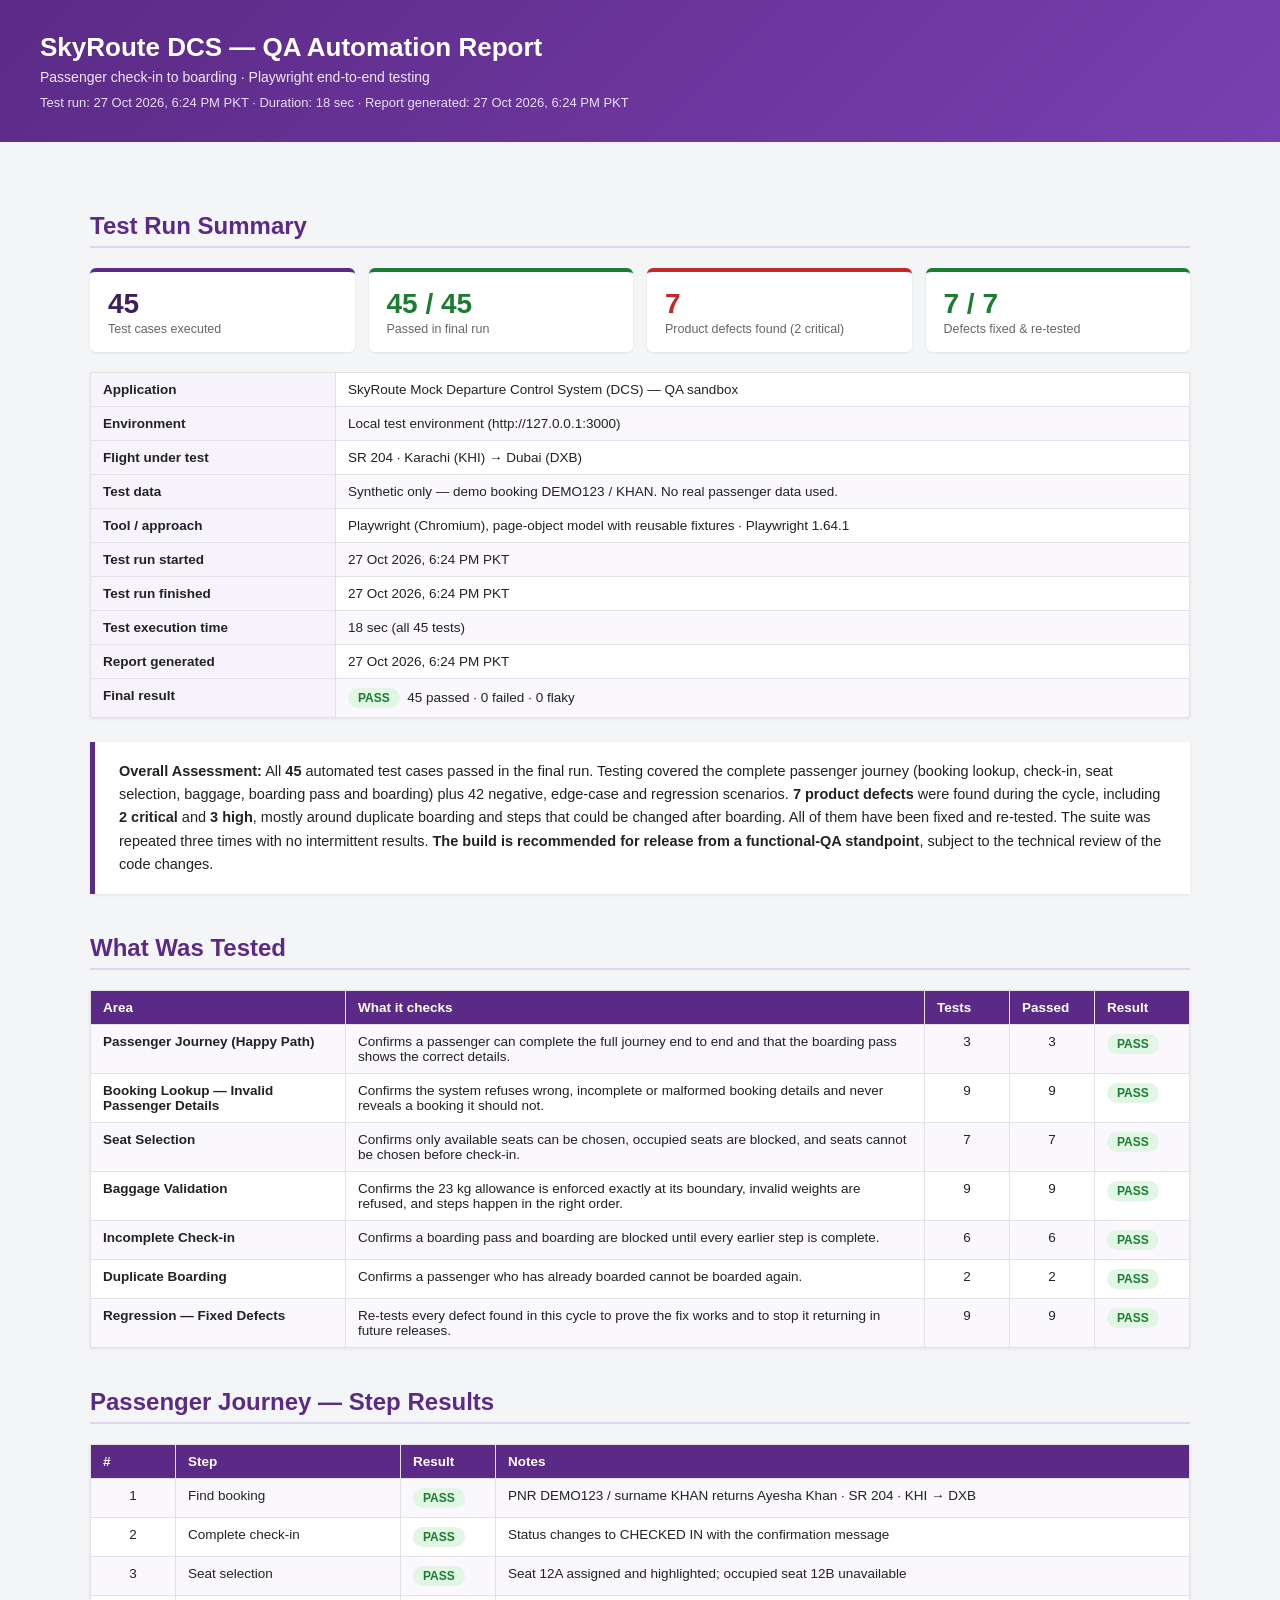
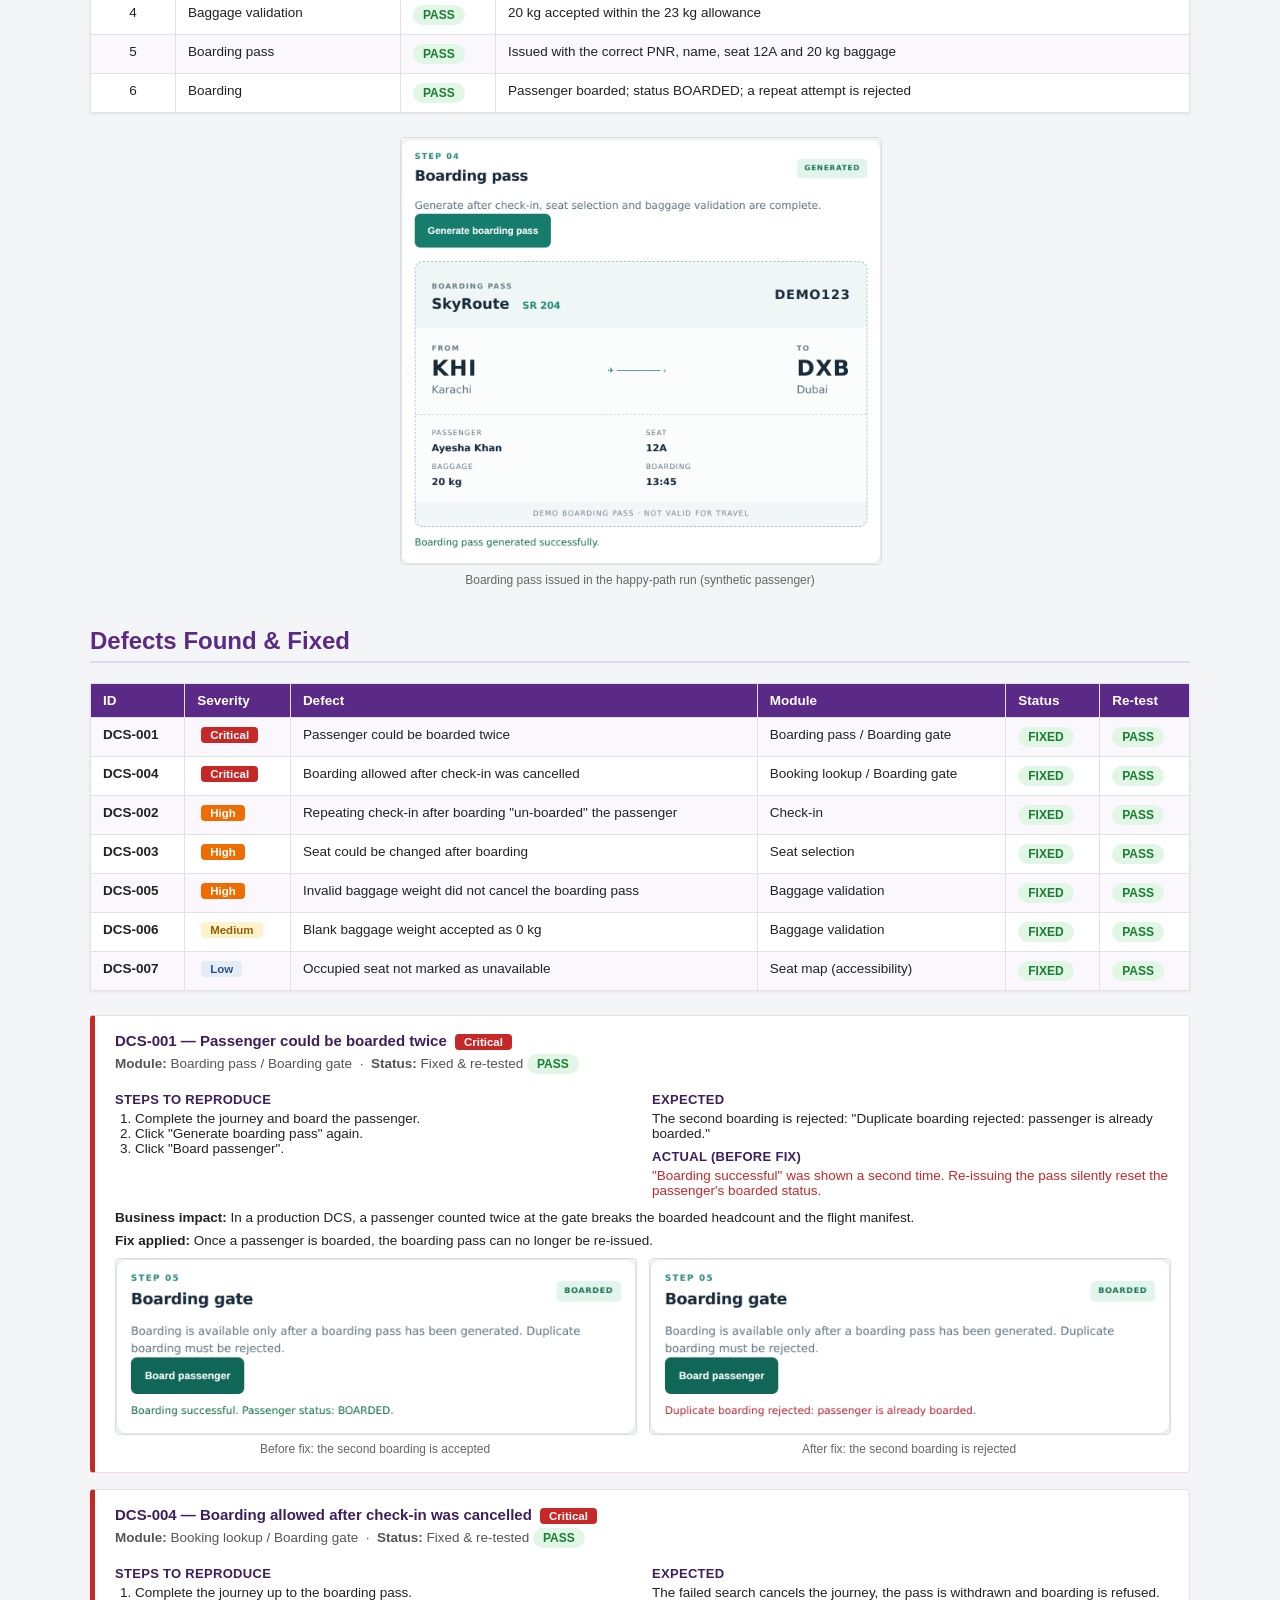
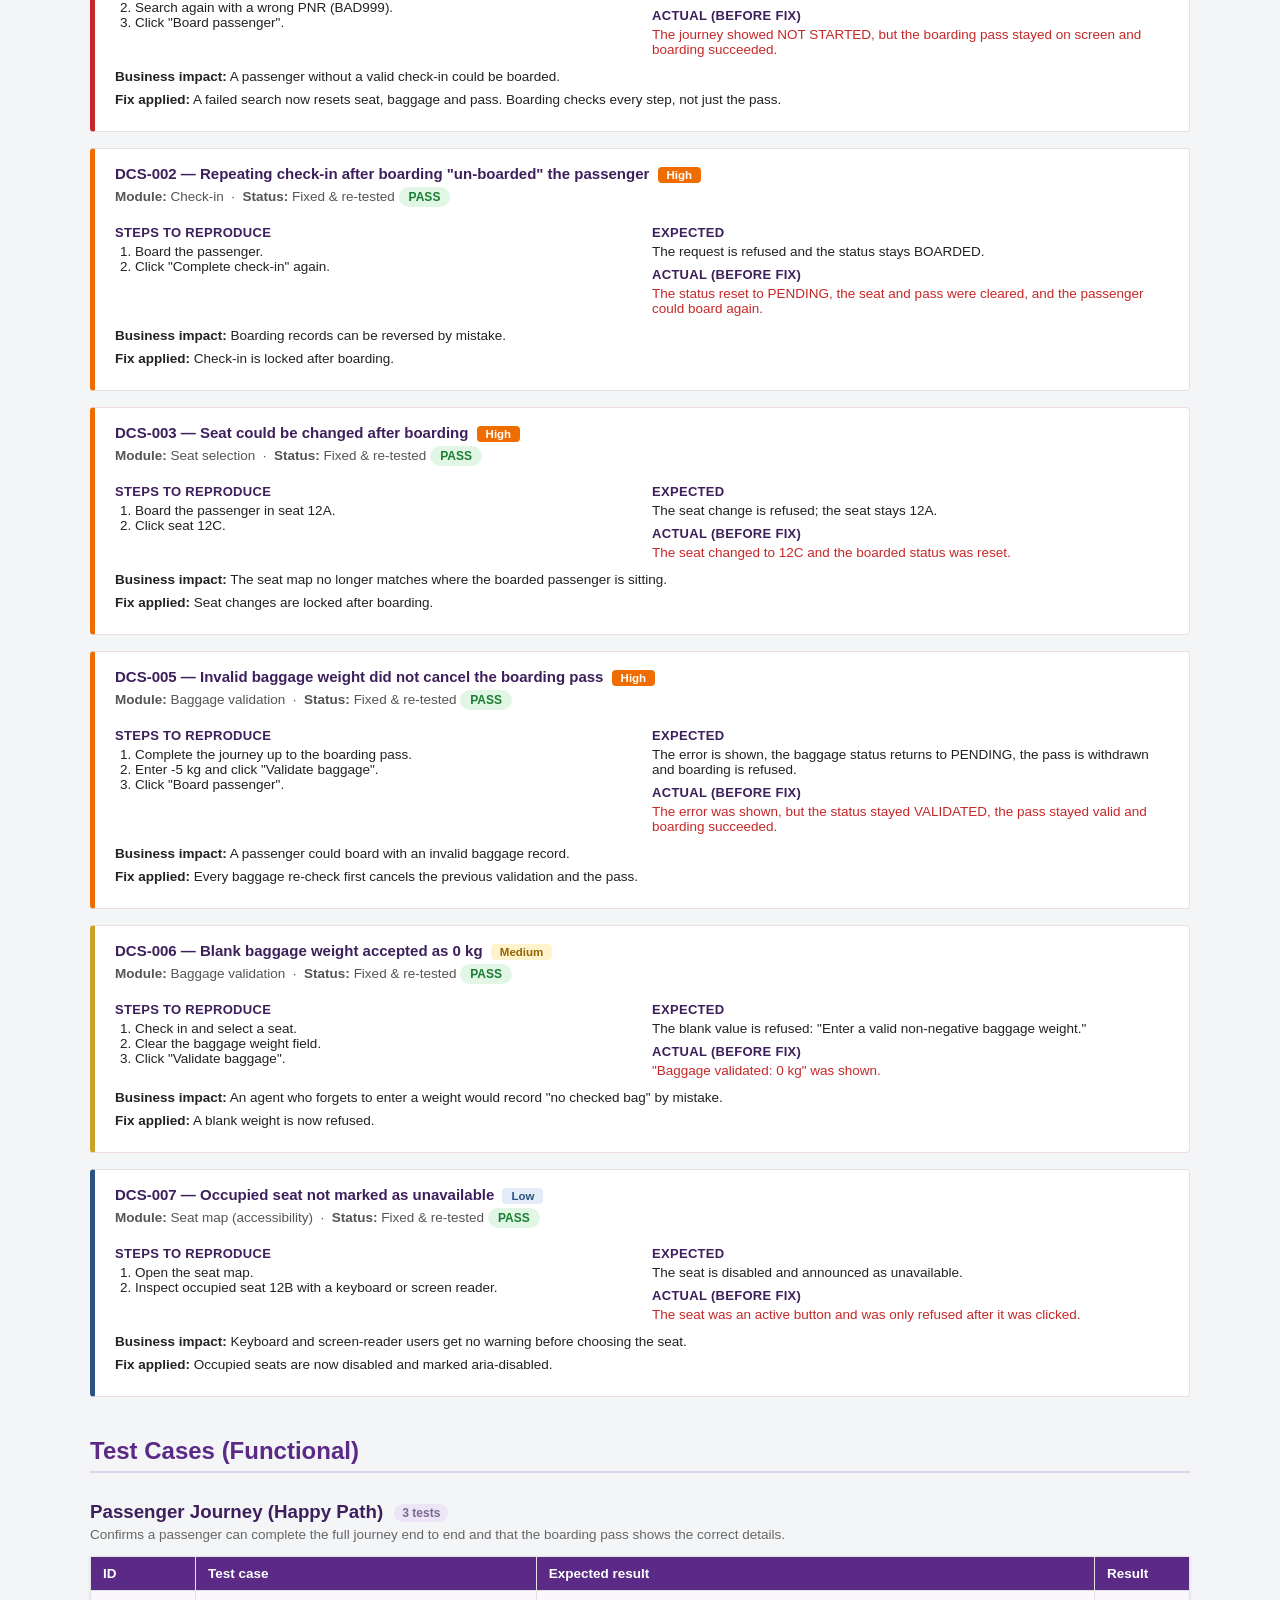
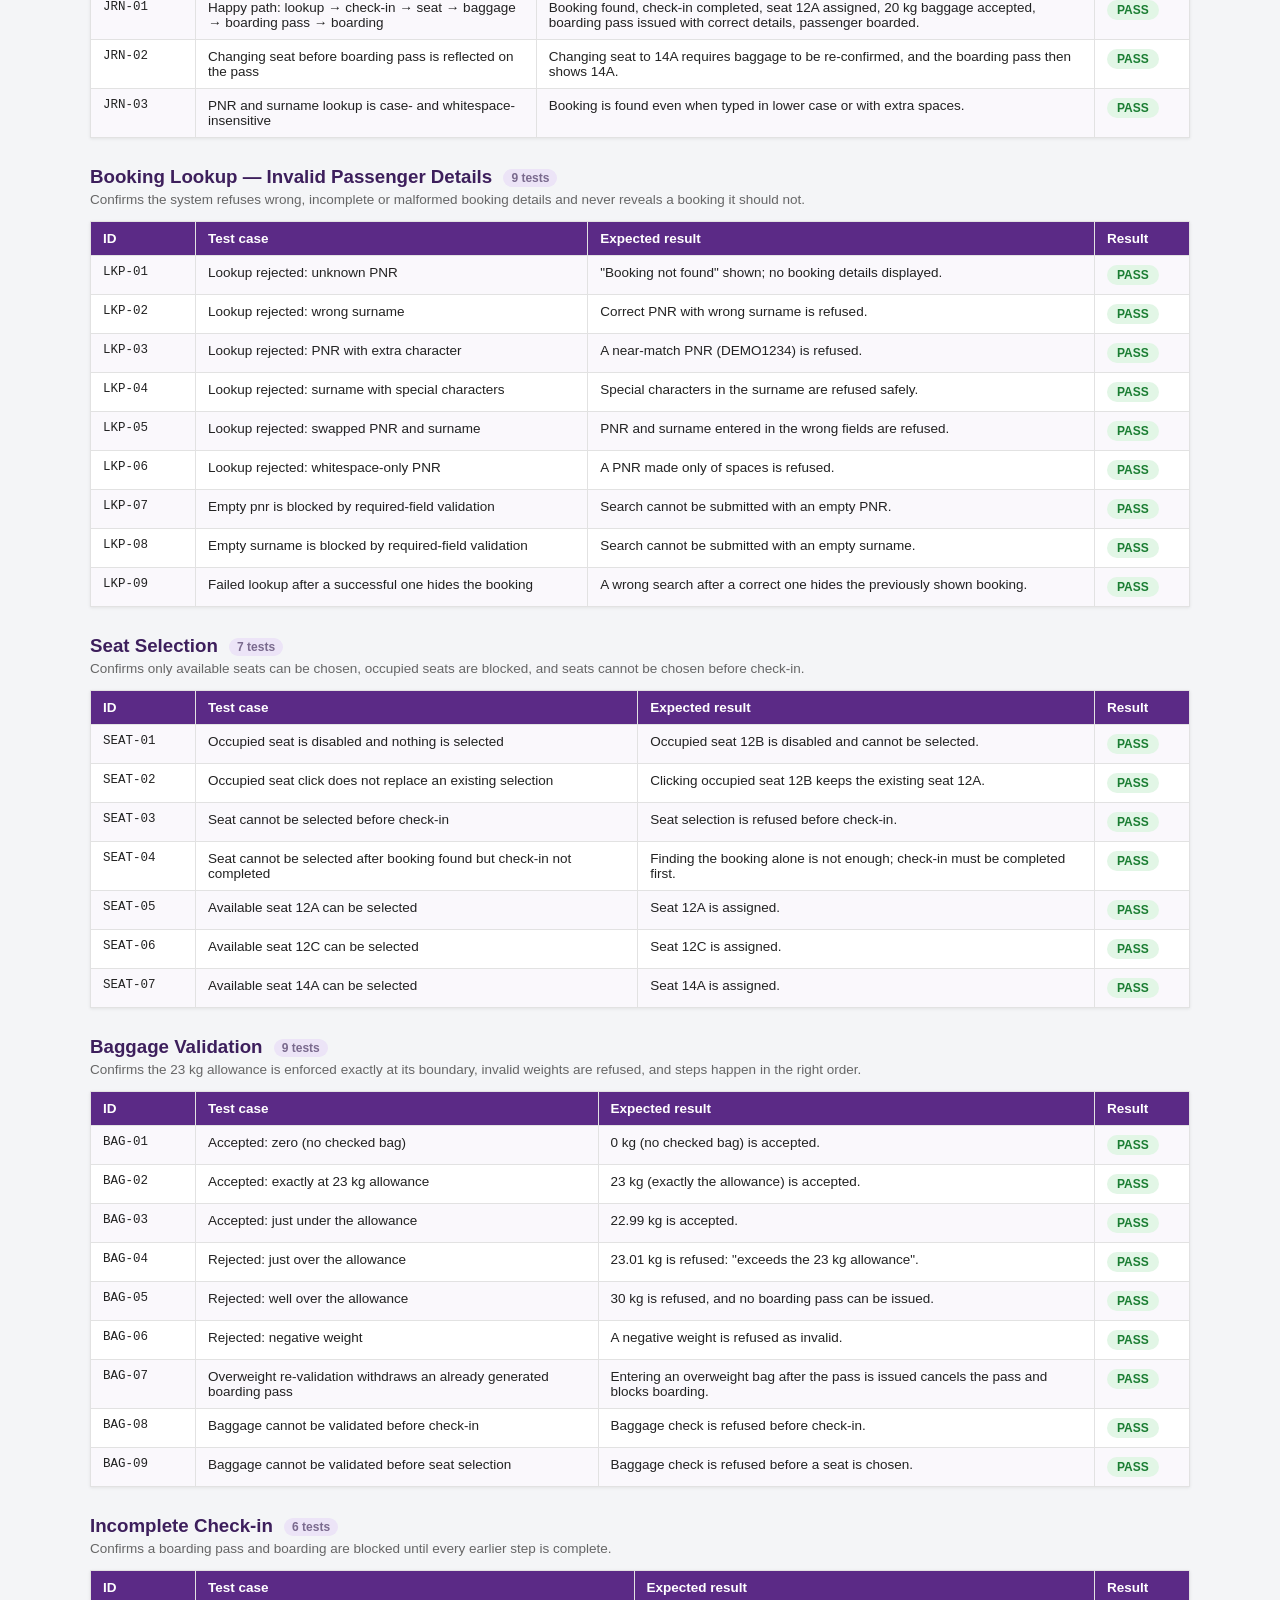
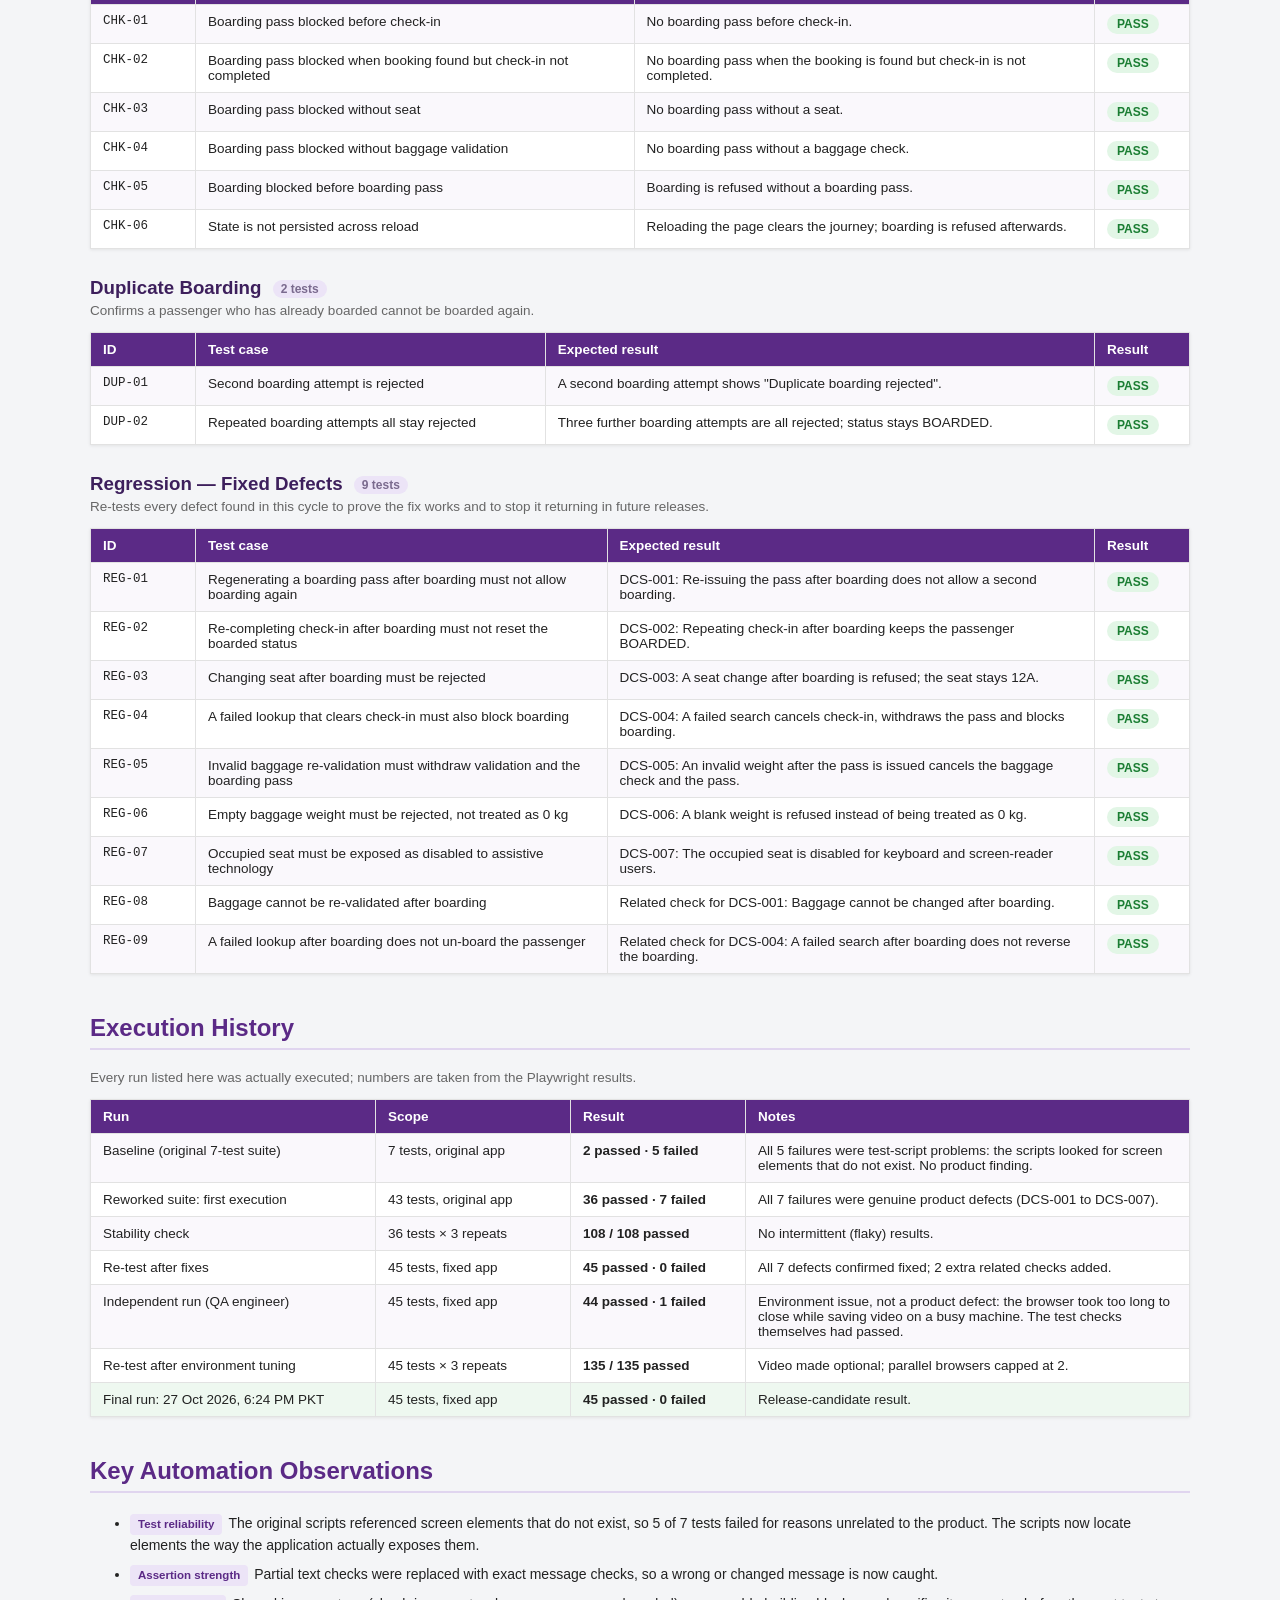
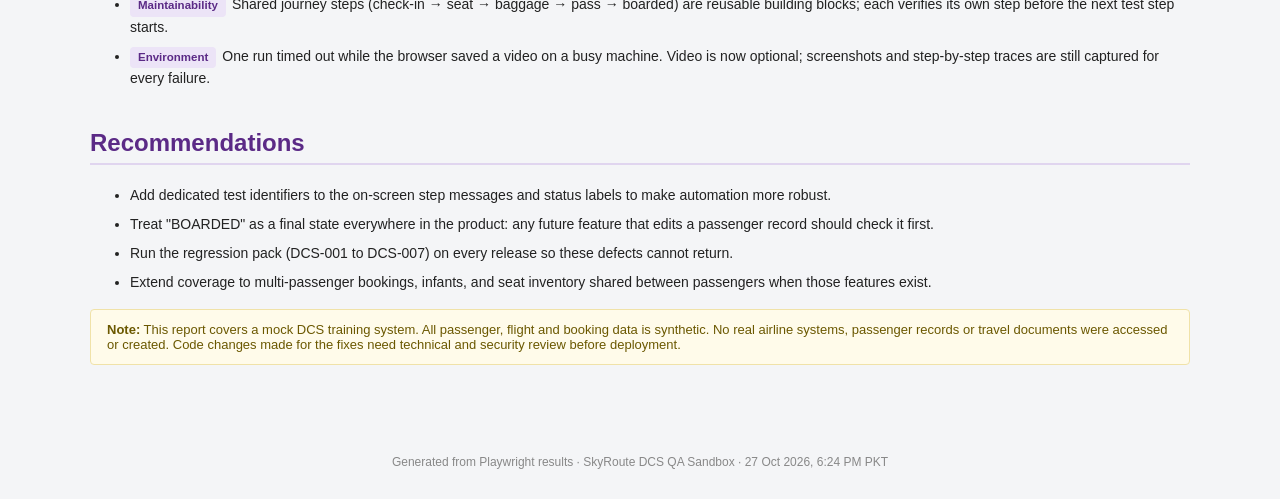
<file: reports/aviation-dcs-qa-report.html>
<!DOCTYPE html>
<html lang="en">
<head>
<meta charset="UTF-8">
<meta name="viewport" content="width=device-width, initial-scale=1">
<title>SkyRoute DCS — QA Automation Report</title>
<style>
  body { font-family: 'Segoe UI', Arial, sans-serif; margin: 0; padding: 0; background: #f4f5f7; color: #222; }
  .header { background: linear-gradient(135deg,#5b2a86,#7a3fb0); color: #fff; padding: 32px 40px; }
  .header h1 { margin: 0 0 6px; font-size: 26px; }
  .header p { margin: 0; opacity: .9; font-size: 14px; }
  .header p.run-meta { margin-top: 10px; font-size: 13px; opacity: .85; }
  .container { max-width: 1100px; margin: 0 auto; padding: 30px 40px 60px; }
  h2 { color: #5b2a86; border-bottom: 2px solid #e0d5ef; padding-bottom: 6px; margin-top: 40px; }
  h3 { color: #3d1f5c; margin: 28px 0 4px; }
  h3 .count { font-size: 12px; font-weight: 600; color: #7a6a8e; background: #ece4f7; border-radius: 10px; padding: 2px 8px; margin-left: 6px; vertical-align: middle; }
  h4 { margin: 8px 0 4px; font-size: 13px; color: #3d1f5c; text-transform: uppercase; letter-spacing: .3px; }
  table { width: 100%; border-collapse: collapse; margin: 14px 0 24px; background: #fff; box-shadow: 0 1px 3px rgba(0,0,0,.08); }
  th, td { border: 1px solid #e2e2e2; padding: 9px 12px; font-size: 13.5px; text-align: left; vertical-align: top; }
  th { background: #5b2a86; color: #fff; font-weight: 600; }
  tr:nth-child(even) { background: #faf8fc; }
  tr.final td { background: #eef8f0; }
  td.num { text-align: center; width: 60px; }
  td.id { font-family: Consolas, monospace; font-size: 12.5px; white-space: nowrap; }
  .muted { color: #666; font-size: 13.5px; margin: 0 0 6px; }
  .badge { display: inline-block; padding: 3px 10px; border-radius: 12px; font-size: 12px; font-weight: 700; }
  .badge.pass { background: #e2f6e6; color: #1a7d32; }
  .badge.fail { background: #fde2e2; color: #c62828; }
  .sev { display: inline-block; padding: 2px 9px; border-radius: 4px; font-size: 11.5px; font-weight: 700; margin-left: 4px; }
  .sev.crit { background: #c62828; color: #fff; } .sev.high { background: #ef6c00; color: #fff; }
  .sev.med { background: #fff3cd; color: #946200; } .sev.low { background: #e3ecf7; color: #2c5282; }
  .summary-box { background: #fff; border-left: 5px solid #5b2a86; padding: 18px 24px; box-shadow: 0 1px 3px rgba(0,0,0,.08); margin: 20px 0; line-height: 1.6; font-size: 14.5px; }
  .kpis { display: grid; grid-template-columns: repeat(4, 1fr); gap: 14px; margin: 20px 0; }
  .kpi { background: #fff; border-radius: 6px; padding: 16px 18px; box-shadow: 0 1px 3px rgba(0,0,0,.08); border-top: 4px solid #5b2a86; }
  .kpi .v { font-size: 28px; font-weight: 700; color: #3d1f5c; } .kpi .l { font-size: 12.5px; color: #666; margin-top: 2px; }
  .kpi.ok { border-top-color: #1a7d32; } .kpi.ok .v { color: #1a7d32; }
  .kpi.warn { border-top-color: #c62828; } .kpi.warn .v { color: #c62828; }
  .bug-card { background: #fff; border: 1px solid #ecdede; border-left: 5px solid #c62828; border-radius: 4px; padding: 16px 20px; margin-bottom: 16px; font-size: 13.5px; }
  .bug-card.high { border-left-color: #ef6c00; } .bug-card.med { border-left-color: #c9a227; } .bug-card.low { border-left-color: #2c5282; }
  .bug-title { font-weight: 700; color: #3d1f5c; font-size: 15px; margin-bottom: 4px; }
  .bug-meta { color: #555; margin-bottom: 10px; }
  .bug-grid { display: grid; grid-template-columns: 1fr 1fr; gap: 20px; }
  .bug-card ol { margin: 0; padding-left: 20px; } .bug-card p { margin: 4px 0 8px; }
  .actual { color: #c62828; }
  .evidence { display: grid; grid-template-columns: 1fr 1fr; gap: 14px; margin-top: 10px; }
  figure { margin: 0; } figure.single { max-width: 480px; margin: 0 auto 10px; } figure img { width: 100%; border: 1px solid #ddd; border-radius: 4px; }
  figcaption { font-size: 12px; color: #666; margin-top: 4px; text-align: center; }
  .meta-table td:first-child { font-weight: 600; width: 220px; background: #f7f3fb; }
  ul.notes li { margin-bottom: 8px; font-size: 14px; line-height: 1.5; }
  .tag { display:inline-block; background:#ece4f7; color:#5b2a86; border-radius:4px; padding:2px 8px; font-size:11.5px; margin-right:6px; font-weight: 600; }
  .disclaimer { background: #fffbea; border: 1px solid #f0e2a8; padding: 12px 16px; border-radius: 4px; font-size: 13px; color: #6b5800; }
  footer { text-align: center; color: #888; font-size: 12px; padding: 30px; }
  @media (max-width: 760px) { .container, .header { padding-left: 16px; padding-right: 16px; } .kpis, .bug-grid, .evidence { grid-template-columns: 1fr 1fr; } .bug-grid, .evidence { grid-template-columns: 1fr; } table { display: block; overflow-x: auto; } }
  @media print { body { background: #fff; } .bug-card, table, figure { break-inside: avoid; } }
</style>
</head>
<body>
<div class="header">
  <h1>SkyRoute DCS — QA Automation Report</h1>
  <p>Passenger check-in to boarding · Playwright end-to-end testing</p>
  <p class="run-meta">Test run: 27 Oct 2026, 6:24 PM PKT · Duration: 18 sec · Report generated: 27 Oct 2026, 6:24 PM PKT</p>
</div>
<div class="container">

<h2>Test Run Summary</h2>
<div class="kpis">
  <div class="kpi"><div class="v">45</div><div class="l">Test cases executed</div></div>
  <div class="kpi ok"><div class="v">45 / 45</div><div class="l">Passed in final run</div></div>
  <div class="kpi warn"><div class="v">7</div><div class="l">Product defects found (2 critical)</div></div>
  <div class="kpi ok"><div class="v">7 / 7</div><div class="l">Defects fixed &amp; re-tested</div></div>
</div>
<table class="meta-table">
<tr><td>Application</td><td>SkyRoute Mock Departure Control System (DCS) — QA sandbox</td></tr>
<tr><td>Environment</td><td>Local test environment (http://127.0.0.1:3000)</td></tr>
<tr><td>Flight under test</td><td>SR 204 · Karachi (KHI) → Dubai (DXB)</td></tr>
<tr><td>Test data</td><td>Synthetic only — demo booking DEMO123 / KHAN. No real passenger data used.</td></tr>
<tr><td>Tool / approach</td><td>Playwright (Chromium), page-object model with reusable fixtures · Playwright 1.64.1</td></tr>
<tr><td>Test run started</td><td>27 Oct 2026, 6:24 PM PKT</td></tr>
<tr><td>Test run finished</td><td>27 Oct 2026, 6:24 PM PKT</td></tr>
<tr><td>Test execution time</td><td>18 sec (all 45 tests)</td></tr>
<tr><td>Report generated</td><td>27 Oct 2026, 6:24 PM PKT</td></tr>
<tr><td>Final result</td><td><span class="badge pass">PASS</span> &nbsp;45 passed · 0 failed · 0 flaky</td></tr>
</table>
<div class="summary-box"><strong>Overall Assessment:</strong> All <strong>45</strong> automated test cases passed in the final run. Testing covered the complete passenger journey (booking lookup, check-in, seat selection, baggage, boarding pass and boarding) plus 42 negative, edge-case and regression scenarios. <strong>7 product defects</strong> were found during the cycle, including <strong>2 critical</strong> and <strong>3 high</strong>, mostly around duplicate boarding and steps that could be changed after boarding. All of them have been fixed and re-tested. The suite was repeated three times with no intermittent results. <strong>The build is recommended for release from a functional-QA standpoint</strong>, subject to the technical review of the code changes.</div>

<h2>What Was Tested</h2>
<table><tr><th style="width:230px">Area</th><th>What it checks</th><th>Tests</th><th>Passed</th><th style="width:70px">Result</th></tr>
<tr><td><strong>Passenger Journey (Happy Path)</strong></td><td>Confirms a passenger can complete the full journey end to end and that the boarding pass shows the correct details.</td><td class="num">3</td><td class="num">3</td><td><span class="badge pass">PASS</span></td></tr>
<tr><td><strong>Booking Lookup — Invalid Passenger Details</strong></td><td>Confirms the system refuses wrong, incomplete or malformed booking details and never reveals a booking it should not.</td><td class="num">9</td><td class="num">9</td><td><span class="badge pass">PASS</span></td></tr>
<tr><td><strong>Seat Selection</strong></td><td>Confirms only available seats can be chosen, occupied seats are blocked, and seats cannot be chosen before check-in.</td><td class="num">7</td><td class="num">7</td><td><span class="badge pass">PASS</span></td></tr>
<tr><td><strong>Baggage Validation</strong></td><td>Confirms the 23 kg allowance is enforced exactly at its boundary, invalid weights are refused, and steps happen in the right order.</td><td class="num">9</td><td class="num">9</td><td><span class="badge pass">PASS</span></td></tr>
<tr><td><strong>Incomplete Check-in</strong></td><td>Confirms a boarding pass and boarding are blocked until every earlier step is complete.</td><td class="num">6</td><td class="num">6</td><td><span class="badge pass">PASS</span></td></tr>
<tr><td><strong>Duplicate Boarding</strong></td><td>Confirms a passenger who has already boarded cannot be boarded again.</td><td class="num">2</td><td class="num">2</td><td><span class="badge pass">PASS</span></td></tr>
<tr><td><strong>Regression — Fixed Defects</strong></td><td>Re-tests every defect found in this cycle to prove the fix works and to stop it returning in future releases.</td><td class="num">9</td><td class="num">9</td><td><span class="badge pass">PASS</span></td></tr>
</table>

<h2>Passenger Journey — Step Results</h2>
<table><tr><th style="width:40px">#</th><th style="width:200px">Step</th><th style="width:70px">Result</th><th>Notes</th></tr>
<tr><td class="num">1</td><td>Find booking</td><td><span class="badge pass">PASS</span></td><td>PNR DEMO123 / surname KHAN returns Ayesha Khan · SR 204 · KHI → DXB</td></tr>
<tr><td class="num">2</td><td>Complete check-in</td><td><span class="badge pass">PASS</span></td><td>Status changes to CHECKED IN with the confirmation message</td></tr>
<tr><td class="num">3</td><td>Seat selection</td><td><span class="badge pass">PASS</span></td><td>Seat 12A assigned and highlighted; occupied seat 12B unavailable</td></tr>
<tr><td class="num">4</td><td>Baggage validation</td><td><span class="badge pass">PASS</span></td><td>20 kg accepted within the 23 kg allowance</td></tr>
<tr><td class="num">5</td><td>Boarding pass</td><td><span class="badge pass">PASS</span></td><td>Issued with the correct PNR, name, seat 12A and 20 kg baggage</td></tr>
<tr><td class="num">6</td><td>Boarding</td><td><span class="badge pass">PASS</span></td><td>Passenger boarded; status BOARDED; a repeat attempt is rejected</td></tr>
</table>
<figure class="single"><img src="[data-uri]" alt="Boarding pass issued in the happy-path run (synthetic passenger)"><figcaption>Boarding pass issued in the happy-path run (synthetic passenger)</figcaption></figure>

<h2>Defects Found &amp; Fixed</h2>
<table><tr><th>ID</th><th>Severity</th><th>Defect</th><th>Module</th><th>Status</th><th>Re-test</th></tr>
<tr><td><strong>DCS-001</strong></td><td><span class="sev crit">Critical</span></td><td>Passenger could be boarded twice</td><td>Boarding pass / Boarding gate</td><td><span class="badge pass">FIXED</span></td><td><span class="badge pass">PASS</span></td></tr>
<tr><td><strong>DCS-004</strong></td><td><span class="sev crit">Critical</span></td><td>Boarding allowed after check-in was cancelled</td><td>Booking lookup / Boarding gate</td><td><span class="badge pass">FIXED</span></td><td><span class="badge pass">PASS</span></td></tr>
<tr><td><strong>DCS-002</strong></td><td><span class="sev high">High</span></td><td>Repeating check-in after boarding &quot;un-boarded&quot; the passenger</td><td>Check-in</td><td><span class="badge pass">FIXED</span></td><td><span class="badge pass">PASS</span></td></tr>
<tr><td><strong>DCS-003</strong></td><td><span class="sev high">High</span></td><td>Seat could be changed after boarding</td><td>Seat selection</td><td><span class="badge pass">FIXED</span></td><td><span class="badge pass">PASS</span></td></tr>
<tr><td><strong>DCS-005</strong></td><td><span class="sev high">High</span></td><td>Invalid baggage weight did not cancel the boarding pass</td><td>Baggage validation</td><td><span class="badge pass">FIXED</span></td><td><span class="badge pass">PASS</span></td></tr>
<tr><td><strong>DCS-006</strong></td><td><span class="sev med">Medium</span></td><td>Blank baggage weight accepted as 0 kg</td><td>Baggage validation</td><td><span class="badge pass">FIXED</span></td><td><span class="badge pass">PASS</span></td></tr>
<tr><td><strong>DCS-007</strong></td><td><span class="sev low">Low</span></td><td>Occupied seat not marked as unavailable</td><td>Seat map (accessibility)</td><td><span class="badge pass">FIXED</span></td><td><span class="badge pass">PASS</span></td></tr>
</table>

<div class="bug-card crit">
  <div class="bug-title">DCS-001 — Passenger could be boarded twice <span class="sev crit">Critical</span></div>
  <div class="bug-meta"><strong>Module:</strong> Boarding pass / Boarding gate &nbsp;·&nbsp; <strong>Status:</strong> Fixed &amp; re-tested <span class="badge pass">PASS</span></div>
  <div class="bug-grid">
    <div><h4>Steps to reproduce</h4><ol><li>Complete the journey and board the passenger.</li><li>Click &quot;Generate boarding pass&quot; again.</li><li>Click &quot;Board passenger&quot;.</li></ol></div>
    <div><h4>Expected</h4><p>The second boarding is rejected: &quot;Duplicate boarding rejected: passenger is already boarded.&quot;</p><h4>Actual (before fix)</h4><p class="actual">&quot;Boarding successful&quot; was shown a second time. Re-issuing the pass silently reset the passenger's boarded status.</p></div>
  </div>
  <p><strong>Business impact:</strong> In a production DCS, a passenger counted twice at the gate breaks the boarded headcount and the flight manifest.</p>
  <p><strong>Fix applied:</strong> Once a passenger is boarded, the boarding pass can no longer be re-issued.</p>
  <div class="evidence"><figure class=""><img src="[data-uri]" alt="Before fix: the second boarding is accepted"><figcaption>Before fix: the second boarding is accepted</figcaption></figure><figure class=""><img src="[data-uri]" alt="After fix: the second boarding is rejected"><figcaption>After fix: the second boarding is rejected</figcaption></figure></div>
</div>

<div class="bug-card crit">
  <div class="bug-title">DCS-004 — Boarding allowed after check-in was cancelled <span class="sev crit">Critical</span></div>
  <div class="bug-meta"><strong>Module:</strong> Booking lookup / Boarding gate &nbsp;·&nbsp; <strong>Status:</strong> Fixed &amp; re-tested <span class="badge pass">PASS</span></div>
  <div class="bug-grid">
    <div><h4>Steps to reproduce</h4><ol><li>Complete the journey up to the boarding pass.</li><li>Search again with a wrong PNR (BAD999).</li><li>Click &quot;Board passenger&quot;.</li></ol></div>
    <div><h4>Expected</h4><p>The failed search cancels the journey, the pass is withdrawn and boarding is refused.</p><h4>Actual (before fix)</h4><p class="actual">The journey showed NOT STARTED, but the boarding pass stayed on screen and boarding succeeded.</p></div>
  </div>
  <p><strong>Business impact:</strong> A passenger without a valid check-in could be boarded.</p>
  <p><strong>Fix applied:</strong> A failed search now resets seat, baggage and pass. Boarding checks every step, not just the pass.</p>
  
</div>

<div class="bug-card high">
  <div class="bug-title">DCS-002 — Repeating check-in after boarding &quot;un-boarded&quot; the passenger <span class="sev high">High</span></div>
  <div class="bug-meta"><strong>Module:</strong> Check-in &nbsp;·&nbsp; <strong>Status:</strong> Fixed &amp; re-tested <span class="badge pass">PASS</span></div>
  <div class="bug-grid">
    <div><h4>Steps to reproduce</h4><ol><li>Board the passenger.</li><li>Click &quot;Complete check-in&quot; again.</li></ol></div>
    <div><h4>Expected</h4><p>The request is refused and the status stays BOARDED.</p><h4>Actual (before fix)</h4><p class="actual">The status reset to PENDING, the seat and pass were cleared, and the passenger could board again.</p></div>
  </div>
  <p><strong>Business impact:</strong> Boarding records can be reversed by mistake.</p>
  <p><strong>Fix applied:</strong> Check-in is locked after boarding.</p>
  
</div>

<div class="bug-card high">
  <div class="bug-title">DCS-003 — Seat could be changed after boarding <span class="sev high">High</span></div>
  <div class="bug-meta"><strong>Module:</strong> Seat selection &nbsp;·&nbsp; <strong>Status:</strong> Fixed &amp; re-tested <span class="badge pass">PASS</span></div>
  <div class="bug-grid">
    <div><h4>Steps to reproduce</h4><ol><li>Board the passenger in seat 12A.</li><li>Click seat 12C.</li></ol></div>
    <div><h4>Expected</h4><p>The seat change is refused; the seat stays 12A.</p><h4>Actual (before fix)</h4><p class="actual">The seat changed to 12C and the boarded status was reset.</p></div>
  </div>
  <p><strong>Business impact:</strong> The seat map no longer matches where the boarded passenger is sitting.</p>
  <p><strong>Fix applied:</strong> Seat changes are locked after boarding.</p>
  
</div>

<div class="bug-card high">
  <div class="bug-title">DCS-005 — Invalid baggage weight did not cancel the boarding pass <span class="sev high">High</span></div>
  <div class="bug-meta"><strong>Module:</strong> Baggage validation &nbsp;·&nbsp; <strong>Status:</strong> Fixed &amp; re-tested <span class="badge pass">PASS</span></div>
  <div class="bug-grid">
    <div><h4>Steps to reproduce</h4><ol><li>Complete the journey up to the boarding pass.</li><li>Enter -5 kg and click &quot;Validate baggage&quot;.</li><li>Click &quot;Board passenger&quot;.</li></ol></div>
    <div><h4>Expected</h4><p>The error is shown, the baggage status returns to PENDING, the pass is withdrawn and boarding is refused.</p><h4>Actual (before fix)</h4><p class="actual">The error was shown, but the status stayed VALIDATED, the pass stayed valid and boarding succeeded.</p></div>
  </div>
  <p><strong>Business impact:</strong> A passenger could board with an invalid baggage record.</p>
  <p><strong>Fix applied:</strong> Every baggage re-check first cancels the previous validation and the pass.</p>
  
</div>

<div class="bug-card med">
  <div class="bug-title">DCS-006 — Blank baggage weight accepted as 0 kg <span class="sev med">Medium</span></div>
  <div class="bug-meta"><strong>Module:</strong> Baggage validation &nbsp;·&nbsp; <strong>Status:</strong> Fixed &amp; re-tested <span class="badge pass">PASS</span></div>
  <div class="bug-grid">
    <div><h4>Steps to reproduce</h4><ol><li>Check in and select a seat.</li><li>Clear the baggage weight field.</li><li>Click &quot;Validate baggage&quot;.</li></ol></div>
    <div><h4>Expected</h4><p>The blank value is refused: &quot;Enter a valid non-negative baggage weight.&quot;</p><h4>Actual (before fix)</h4><p class="actual">&quot;Baggage validated: 0 kg&quot; was shown.</p></div>
  </div>
  <p><strong>Business impact:</strong> An agent who forgets to enter a weight would record &quot;no checked bag&quot; by mistake.</p>
  <p><strong>Fix applied:</strong> A blank weight is now refused.</p>
  
</div>

<div class="bug-card low">
  <div class="bug-title">DCS-007 — Occupied seat not marked as unavailable <span class="sev low">Low</span></div>
  <div class="bug-meta"><strong>Module:</strong> Seat map (accessibility) &nbsp;·&nbsp; <strong>Status:</strong> Fixed &amp; re-tested <span class="badge pass">PASS</span></div>
  <div class="bug-grid">
    <div><h4>Steps to reproduce</h4><ol><li>Open the seat map.</li><li>Inspect occupied seat 12B with a keyboard or screen reader.</li></ol></div>
    <div><h4>Expected</h4><p>The seat is disabled and announced as unavailable.</p><h4>Actual (before fix)</h4><p class="actual">The seat was an active button and was only refused after it was clicked.</p></div>
  </div>
  <p><strong>Business impact:</strong> Keyboard and screen-reader users get no warning before choosing the seat.</p>
  <p><strong>Fix applied:</strong> Occupied seats are now disabled and marked aria-disabled.</p>
  
</div>

<h2>Test Cases (Functional)</h2>
<h3>Passenger Journey (Happy Path) <span class="count">3 tests</span></h3><p class="muted">Confirms a passenger can complete the full journey end to end and that the boarding pass shows the correct details.</p>
<table><tr><th style="width:80px">ID</th><th>Test case</th><th>Expected result</th><th style="width:70px">Result</th></tr><tr><td class="id">JRN-01</td><td>Happy path: lookup → check-in → seat → baggage → boarding pass → boarding</td><td>Booking found, check-in completed, seat 12A assigned, 20 kg baggage accepted, boarding pass issued with correct details, passenger boarded.</td><td><span class="badge pass">PASS</span></td></tr>
<tr><td class="id">JRN-02</td><td>Changing seat before boarding pass is reflected on the pass</td><td>Changing seat to 14A requires baggage to be re-confirmed, and the boarding pass then shows 14A.</td><td><span class="badge pass">PASS</span></td></tr>
<tr><td class="id">JRN-03</td><td>PNR and surname lookup is case- and whitespace-insensitive</td><td>Booking is found even when typed in lower case or with extra spaces.</td><td><span class="badge pass">PASS</span></td></tr></table>
<h3>Booking Lookup — Invalid Passenger Details <span class="count">9 tests</span></h3><p class="muted">Confirms the system refuses wrong, incomplete or malformed booking details and never reveals a booking it should not.</p>
<table><tr><th style="width:80px">ID</th><th>Test case</th><th>Expected result</th><th style="width:70px">Result</th></tr><tr><td class="id">LKP-01</td><td>Lookup rejected: unknown PNR</td><td>&quot;Booking not found&quot; shown; no booking details displayed.</td><td><span class="badge pass">PASS</span></td></tr>
<tr><td class="id">LKP-02</td><td>Lookup rejected: wrong surname</td><td>Correct PNR with wrong surname is refused.</td><td><span class="badge pass">PASS</span></td></tr>
<tr><td class="id">LKP-03</td><td>Lookup rejected: PNR with extra character</td><td>A near-match PNR (DEMO1234) is refused.</td><td><span class="badge pass">PASS</span></td></tr>
<tr><td class="id">LKP-04</td><td>Lookup rejected: surname with special characters</td><td>Special characters in the surname are refused safely.</td><td><span class="badge pass">PASS</span></td></tr>
<tr><td class="id">LKP-05</td><td>Lookup rejected: swapped PNR and surname</td><td>PNR and surname entered in the wrong fields are refused.</td><td><span class="badge pass">PASS</span></td></tr>
<tr><td class="id">LKP-06</td><td>Lookup rejected: whitespace-only PNR</td><td>A PNR made only of spaces is refused.</td><td><span class="badge pass">PASS</span></td></tr>
<tr><td class="id">LKP-07</td><td>Empty pnr is blocked by required-field validation</td><td>Search cannot be submitted with an empty PNR.</td><td><span class="badge pass">PASS</span></td></tr>
<tr><td class="id">LKP-08</td><td>Empty surname is blocked by required-field validation</td><td>Search cannot be submitted with an empty surname.</td><td><span class="badge pass">PASS</span></td></tr>
<tr><td class="id">LKP-09</td><td>Failed lookup after a successful one hides the booking</td><td>A wrong search after a correct one hides the previously shown booking.</td><td><span class="badge pass">PASS</span></td></tr></table>
<h3>Seat Selection <span class="count">7 tests</span></h3><p class="muted">Confirms only available seats can be chosen, occupied seats are blocked, and seats cannot be chosen before check-in.</p>
<table><tr><th style="width:80px">ID</th><th>Test case</th><th>Expected result</th><th style="width:70px">Result</th></tr><tr><td class="id">SEAT-01</td><td>Occupied seat is disabled and nothing is selected</td><td>Occupied seat 12B is disabled and cannot be selected.</td><td><span class="badge pass">PASS</span></td></tr>
<tr><td class="id">SEAT-02</td><td>Occupied seat click does not replace an existing selection</td><td>Clicking occupied seat 12B keeps the existing seat 12A.</td><td><span class="badge pass">PASS</span></td></tr>
<tr><td class="id">SEAT-03</td><td>Seat cannot be selected before check-in</td><td>Seat selection is refused before check-in.</td><td><span class="badge pass">PASS</span></td></tr>
<tr><td class="id">SEAT-04</td><td>Seat cannot be selected after booking found but check-in not completed</td><td>Finding the booking alone is not enough; check-in must be completed first.</td><td><span class="badge pass">PASS</span></td></tr>
<tr><td class="id">SEAT-05</td><td>Available seat 12A can be selected</td><td>Seat 12A is assigned.</td><td><span class="badge pass">PASS</span></td></tr>
<tr><td class="id">SEAT-06</td><td>Available seat 12C can be selected</td><td>Seat 12C is assigned.</td><td><span class="badge pass">PASS</span></td></tr>
<tr><td class="id">SEAT-07</td><td>Available seat 14A can be selected</td><td>Seat 14A is assigned.</td><td><span class="badge pass">PASS</span></td></tr></table>
<h3>Baggage Validation <span class="count">9 tests</span></h3><p class="muted">Confirms the 23 kg allowance is enforced exactly at its boundary, invalid weights are refused, and steps happen in the right order.</p>
<table><tr><th style="width:80px">ID</th><th>Test case</th><th>Expected result</th><th style="width:70px">Result</th></tr><tr><td class="id">BAG-01</td><td>Accepted: zero (no checked bag)</td><td>0 kg (no checked bag) is accepted.</td><td><span class="badge pass">PASS</span></td></tr>
<tr><td class="id">BAG-02</td><td>Accepted: exactly at 23 kg allowance</td><td>23 kg (exactly the allowance) is accepted.</td><td><span class="badge pass">PASS</span></td></tr>
<tr><td class="id">BAG-03</td><td>Accepted: just under the allowance</td><td>22.99 kg is accepted.</td><td><span class="badge pass">PASS</span></td></tr>
<tr><td class="id">BAG-04</td><td>Rejected: just over the allowance</td><td>23.01 kg is refused: &quot;exceeds the 23 kg allowance&quot;.</td><td><span class="badge pass">PASS</span></td></tr>
<tr><td class="id">BAG-05</td><td>Rejected: well over the allowance</td><td>30 kg is refused, and no boarding pass can be issued.</td><td><span class="badge pass">PASS</span></td></tr>
<tr><td class="id">BAG-06</td><td>Rejected: negative weight</td><td>A negative weight is refused as invalid.</td><td><span class="badge pass">PASS</span></td></tr>
<tr><td class="id">BAG-07</td><td>Overweight re-validation withdraws an already generated boarding pass</td><td>Entering an overweight bag after the pass is issued cancels the pass and blocks boarding.</td><td><span class="badge pass">PASS</span></td></tr>
<tr><td class="id">BAG-08</td><td>Baggage cannot be validated before check-in</td><td>Baggage check is refused before check-in.</td><td><span class="badge pass">PASS</span></td></tr>
<tr><td class="id">BAG-09</td><td>Baggage cannot be validated before seat selection</td><td>Baggage check is refused before a seat is chosen.</td><td><span class="badge pass">PASS</span></td></tr></table>
<h3>Incomplete Check-in <span class="count">6 tests</span></h3><p class="muted">Confirms a boarding pass and boarding are blocked until every earlier step is complete.</p>
<table><tr><th style="width:80px">ID</th><th>Test case</th><th>Expected result</th><th style="width:70px">Result</th></tr><tr><td class="id">CHK-01</td><td>Boarding pass blocked before check-in</td><td>No boarding pass before check-in.</td><td><span class="badge pass">PASS</span></td></tr>
<tr><td class="id">CHK-02</td><td>Boarding pass blocked when booking found but check-in not completed</td><td>No boarding pass when the booking is found but check-in is not completed.</td><td><span class="badge pass">PASS</span></td></tr>
<tr><td class="id">CHK-03</td><td>Boarding pass blocked without seat</td><td>No boarding pass without a seat.</td><td><span class="badge pass">PASS</span></td></tr>
<tr><td class="id">CHK-04</td><td>Boarding pass blocked without baggage validation</td><td>No boarding pass without a baggage check.</td><td><span class="badge pass">PASS</span></td></tr>
<tr><td class="id">CHK-05</td><td>Boarding blocked before boarding pass</td><td>Boarding is refused without a boarding pass.</td><td><span class="badge pass">PASS</span></td></tr>
<tr><td class="id">CHK-06</td><td>State is not persisted across reload</td><td>Reloading the page clears the journey; boarding is refused afterwards.</td><td><span class="badge pass">PASS</span></td></tr></table>
<h3>Duplicate Boarding <span class="count">2 tests</span></h3><p class="muted">Confirms a passenger who has already boarded cannot be boarded again.</p>
<table><tr><th style="width:80px">ID</th><th>Test case</th><th>Expected result</th><th style="width:70px">Result</th></tr><tr><td class="id">DUP-01</td><td>Second boarding attempt is rejected</td><td>A second boarding attempt shows &quot;Duplicate boarding rejected&quot;.</td><td><span class="badge pass">PASS</span></td></tr>
<tr><td class="id">DUP-02</td><td>Repeated boarding attempts all stay rejected</td><td>Three further boarding attempts are all rejected; status stays BOARDED.</td><td><span class="badge pass">PASS</span></td></tr></table>
<h3>Regression — Fixed Defects <span class="count">9 tests</span></h3><p class="muted">Re-tests every defect found in this cycle to prove the fix works and to stop it returning in future releases.</p>
<table><tr><th style="width:80px">ID</th><th>Test case</th><th>Expected result</th><th style="width:70px">Result</th></tr><tr><td class="id">REG-01</td><td>Regenerating a boarding pass after boarding must not allow boarding again</td><td>DCS-001: Re-issuing the pass after boarding does not allow a second boarding.</td><td><span class="badge pass">PASS</span></td></tr>
<tr><td class="id">REG-02</td><td>Re-completing check-in after boarding must not reset the boarded status</td><td>DCS-002: Repeating check-in after boarding keeps the passenger BOARDED.</td><td><span class="badge pass">PASS</span></td></tr>
<tr><td class="id">REG-03</td><td>Changing seat after boarding must be rejected</td><td>DCS-003: A seat change after boarding is refused; the seat stays 12A.</td><td><span class="badge pass">PASS</span></td></tr>
<tr><td class="id">REG-04</td><td>A failed lookup that clears check-in must also block boarding</td><td>DCS-004: A failed search cancels check-in, withdraws the pass and blocks boarding.</td><td><span class="badge pass">PASS</span></td></tr>
<tr><td class="id">REG-05</td><td>Invalid baggage re-validation must withdraw validation and the boarding pass</td><td>DCS-005: An invalid weight after the pass is issued cancels the baggage check and the pass.</td><td><span class="badge pass">PASS</span></td></tr>
<tr><td class="id">REG-06</td><td>Empty baggage weight must be rejected, not treated as 0 kg</td><td>DCS-006: A blank weight is refused instead of being treated as 0 kg.</td><td><span class="badge pass">PASS</span></td></tr>
<tr><td class="id">REG-07</td><td>Occupied seat must be exposed as disabled to assistive technology</td><td>DCS-007: The occupied seat is disabled for keyboard and screen-reader users.</td><td><span class="badge pass">PASS</span></td></tr>
<tr><td class="id">REG-08</td><td>Baggage cannot be re-validated after boarding</td><td>Related check for DCS-001: Baggage cannot be changed after boarding.</td><td><span class="badge pass">PASS</span></td></tr>
<tr><td class="id">REG-09</td><td>A failed lookup after boarding does not un-board the passenger</td><td>Related check for DCS-004: A failed search after boarding does not reverse the boarding.</td><td><span class="badge pass">PASS</span></td></tr></table>

<h2>Execution History</h2>
<p class="muted">Every run listed here was actually executed; numbers are taken from the Playwright results.</p>
<table><tr><th style="width:260px">Run</th><th style="width:170px">Scope</th><th style="width:150px">Result</th><th>Notes</th></tr>
<tr><td>Baseline (original 7-test suite)</td><td>7 tests, original app</td><td><strong>2 passed · 5 failed</strong></td><td>All 5 failures were test-script problems: the scripts looked for screen elements that do not exist. No product finding.</td></tr>
<tr><td>Reworked suite: first execution</td><td>43 tests, original app</td><td><strong>36 passed · 7 failed</strong></td><td>All 7 failures were genuine product defects (DCS-001 to DCS-007).</td></tr>
<tr><td>Stability check</td><td>36 tests × 3 repeats</td><td><strong>108 / 108 passed</strong></td><td>No intermittent (flaky) results.</td></tr>
<tr><td>Re-test after fixes</td><td>45 tests, fixed app</td><td><strong>45 passed · 0 failed</strong></td><td>All 7 defects confirmed fixed; 2 extra related checks added.</td></tr>
<tr><td>Independent run (QA engineer)</td><td>45 tests, fixed app</td><td><strong>44 passed · 1 failed</strong></td><td>Environment issue, not a product defect: the browser took too long to close while saving video on a busy machine. The test checks themselves had passed.</td></tr>
<tr><td>Re-test after environment tuning</td><td>45 tests × 3 repeats</td><td><strong>135 / 135 passed</strong></td><td>Video made optional; parallel browsers capped at 2.</td></tr>
<tr class="final"><td>Final run: 27 Oct 2026, 6:24 PM PKT</td><td>45 tests, fixed app</td><td><strong>45 passed · 0 failed</strong></td><td>Release-candidate result.</td></tr>
</table>

<h2>Key Automation Observations</h2>
<ul class="notes"><li><span class="tag">Test reliability</span>The original scripts referenced screen elements that do not exist, so 5 of 7 tests failed for reasons unrelated to the product. The scripts now locate elements the way the application actually exposes them.</li><li><span class="tag">Assertion strength</span>Partial text checks were replaced with exact message checks, so a wrong or changed message is now caught.</li><li><span class="tag">Maintainability</span>Shared journey steps (check-in → seat → baggage → pass → boarded) are reusable building blocks; each verifies its own step before the next test step starts.</li><li><span class="tag">Environment</span>One run timed out while the browser saved a video on a busy machine. Video is now optional; screenshots and step-by-step traces are still captured for every failure.</li></ul>

<h2>Recommendations</h2>
<ul class="notes"><li>Add dedicated test identifiers to the on-screen step messages and status labels to make automation more robust.</li><li>Treat &quot;BOARDED&quot; as a final state everywhere in the product: any future feature that edits a passenger record should check it first.</li><li>Run the regression pack (DCS-001 to DCS-007) on every release so these defects cannot return.</li><li>Extend coverage to multi-passenger bookings, infants, and seat inventory shared between passengers when those features exist.</li></ul>

<div class="disclaimer"><strong>Note:</strong> This report covers a mock DCS training system. All passenger, flight and booking data is synthetic. No real airline systems, passenger records or travel documents were accessed or created. Code changes made for the fixes need technical and security review before deployment.</div>
</div>
<footer>Generated from Playwright results · SkyRoute DCS QA Sandbox · 27 Oct 2026, 6:24 PM PKT</footer>
</body>
</html>
</file>
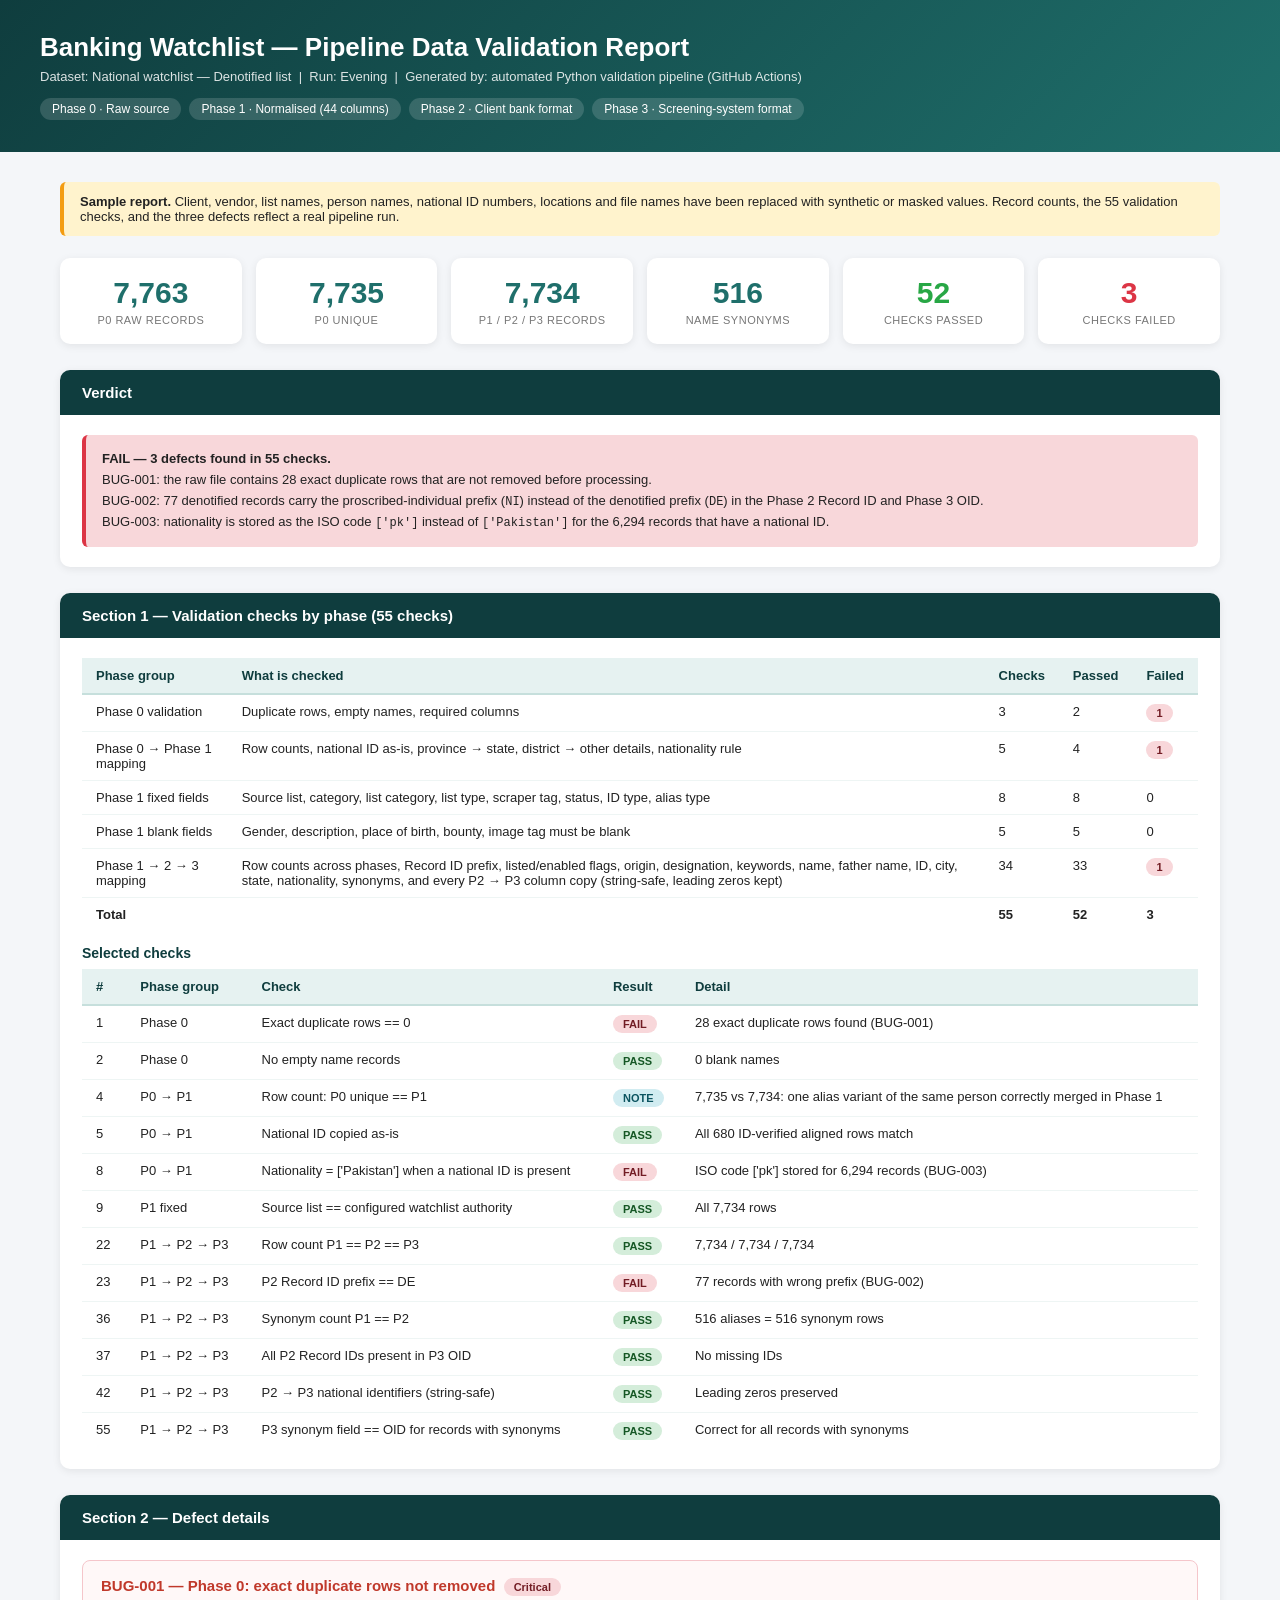
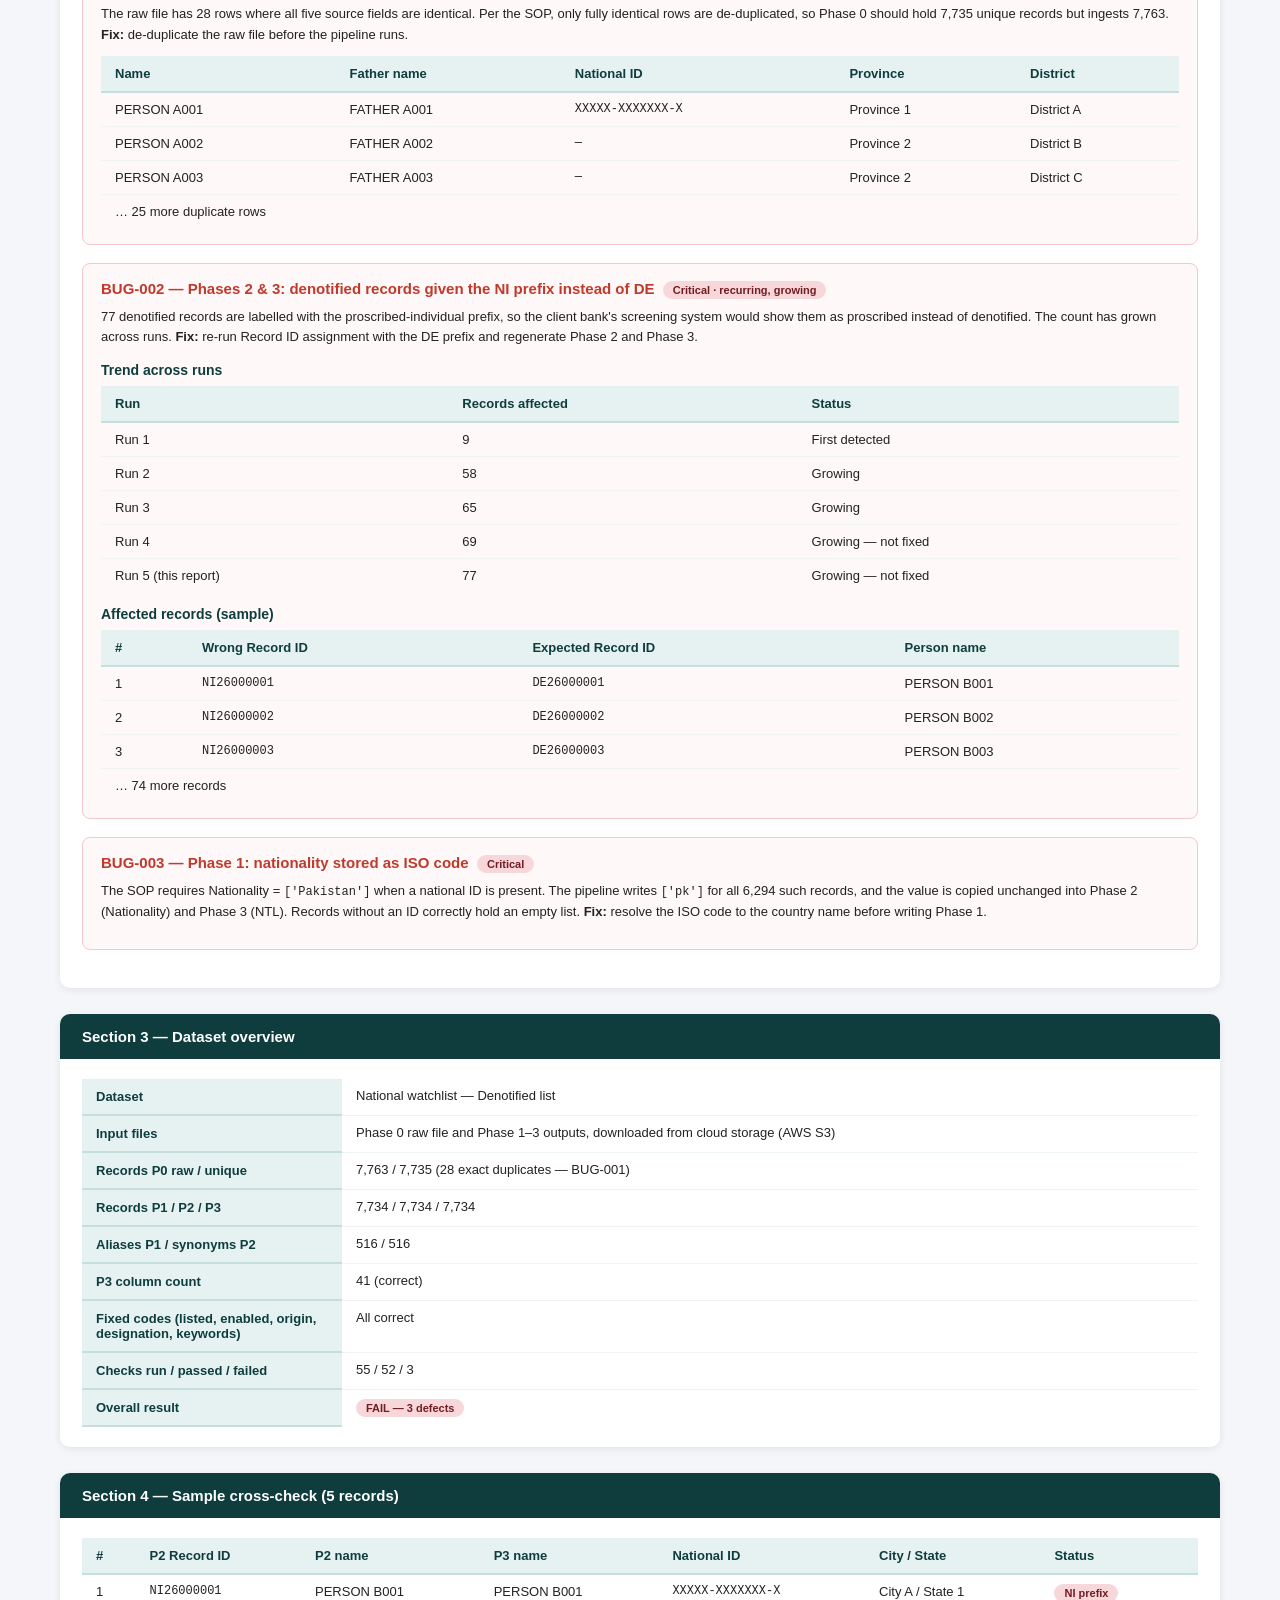
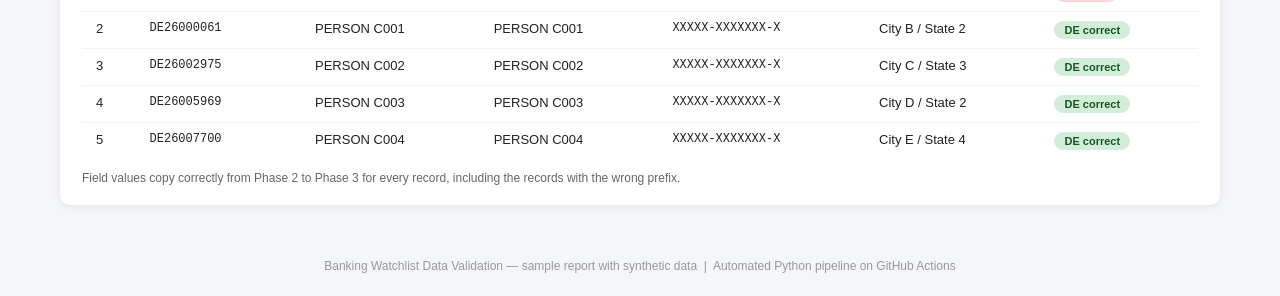
<file: reports/banking-watchlist-validation-sample-report.html>
<!DOCTYPE html>
<html lang="en">
<head>
<meta charset="UTF-8">
<meta name="viewport" content="width=device-width, initial-scale=1.0">
<title>Banking Watchlist Data Validation Report — Sample</title>
<style>
  * { box-sizing: border-box; margin: 0; padding: 0; }
  body { font-family: 'Segoe UI', Arial, sans-serif; background: #f4f6f9; color: #222; font-size: 14px; }
  .header { background: linear-gradient(135deg, #0f3d3e, #1f6f6b); color: #fff; padding: 32px 40px; }
  .header h1 { font-size: 26px; font-weight: 700; }
  .header p { opacity: 0.85; margin-top: 6px; font-size: 13px; }
  .phases { margin-top: 14px; display: flex; flex-wrap: wrap; gap: 8px; }
  .phases span { background: rgba(255,255,255,0.15); border-radius: 14px; padding: 4px 12px; font-size: 12px; }
  .container { max-width: 1200px; margin: 30px auto; padding: 0 20px; }
  .banner { background: #fff3cd; border-left: 4px solid #f39c12; border-radius: 6px; padding: 12px 16px; margin-bottom: 22px; font-size: 13px; }
  .summary-grid { display: grid; grid-template-columns: repeat(auto-fit, minmax(150px, 1fr)); gap: 14px; margin-bottom: 26px; }
  .summary-card { background: #fff; border-radius: 10px; padding: 18px; text-align: center; box-shadow: 0 2px 8px rgba(0,0,0,0.08); }
  .summary-card .num { font-size: 30px; font-weight: 700; }
  .summary-card .lbl { font-size: 11px; color: #777; margin-top: 4px; text-transform: uppercase; letter-spacing: 0.5px; }
  .green { color: #28a745; } .red { color: #dc3545; } .teal { color: #1f6f6b; }
  .card { background: #fff; border-radius: 10px; box-shadow: 0 2px 8px rgba(0,0,0,0.08); margin-bottom: 26px; overflow: hidden; }
  .card-header { background: #0f3d3e; color: #fff; padding: 14px 22px; font-size: 15px; font-weight: 600; }
  .card-body { padding: 20px 22px; }
  .verdict { background: #f8d7da; border-left: 4px solid #dc3545; border-radius: 6px; padding: 14px 16px; font-size: 13px; line-height: 1.6; }
  table { width: 100%; border-collapse: collapse; font-size: 13px; }
  th { background: #e6f2f1; color: #0f3d3e; padding: 10px 14px; text-align: left; font-weight: 600; border-bottom: 2px solid #c6dfdc; }
  td { padding: 9px 14px; border-bottom: 1px solid #eef5f4; vertical-align: top; }
  tr:last-child td { border-bottom: none; }
  .badge { display: inline-block; padding: 3px 10px; border-radius: 20px; font-size: 11px; font-weight: 700; }
  .pass { background: #d4edda; color: #155724; } .fail { background: #f8d7da; color: #721c24; } .note { background: #d1ecf1; color: #0c5460; }
  .bug { border: 1px solid #f5c6cb; border-radius: 8px; padding: 16px 18px; margin-bottom: 18px; background: #fff8f8; }
  .bug h3 { color: #c0392b; font-size: 15px; margin-bottom: 8px; }
  .bug p { font-size: 13px; line-height: 1.6; margin-bottom: 10px; }
  .section-title { font-size: 14px; font-weight: 700; color: #0f3d3e; margin: 14px 0 8px; }
  .mono { font-family: Consolas, monospace; font-size: 12px; }
  footer { text-align: center; padding: 24px; color: #999; font-size: 12px; }
</style>
</head>
<body>
<div class="header">
  <h1>Banking Watchlist — Pipeline Data Validation Report</h1>
  <p>Dataset: National watchlist — Denotified list &nbsp;|&nbsp; Run: Evening &nbsp;|&nbsp; Generated by: automated Python validation pipeline (GitHub Actions)</p>
  <div class="phases"><span>Phase 0 · Raw source</span><span>Phase 1 · Normalised (44 columns)</span><span>Phase 2 · Client bank format</span><span>Phase 3 · Screening-system format</span></div>
</div>

<div class="container">

<div class="banner"><strong>Sample report.</strong> Client, vendor, list names, person names, national ID numbers, locations and file names have been replaced with synthetic or masked values. Record counts, the 55 validation checks, and the three defects reflect a real pipeline run.</div>

<div class="summary-grid">
  <div class="summary-card"><div class="num teal">7,763</div><div class="lbl">P0 raw records</div></div>
  <div class="summary-card"><div class="num teal">7,735</div><div class="lbl">P0 unique</div></div>
  <div class="summary-card"><div class="num teal">7,734</div><div class="lbl">P1 / P2 / P3 records</div></div>
  <div class="summary-card"><div class="num teal">516</div><div class="lbl">Name synonyms</div></div>
  <div class="summary-card"><div class="num green">52</div><div class="lbl">Checks passed</div></div>
  <div class="summary-card"><div class="num red">3</div><div class="lbl">Checks failed</div></div>
</div>

<div class="card">
  <div class="card-header">Verdict</div>
  <div class="card-body">
    <div class="verdict">
      <strong>FAIL — 3 defects found in 55 checks.</strong><br>
      BUG-001: the raw file contains 28 exact duplicate rows that are not removed before processing.<br>
      BUG-002: 77 denotified records carry the proscribed-individual prefix (<span class="mono">NI</span>) instead of the denotified prefix (<span class="mono">DE</span>) in the Phase 2 Record ID and Phase 3 OID.<br>
      BUG-003: nationality is stored as the ISO code <span class="mono">['pk']</span> instead of <span class="mono">['Pakistan']</span> for the 6,294 records that have a national ID.
    </div>
  </div>
</div>

<div class="card">
  <div class="card-header">Section 1 — Validation checks by phase (55 checks)</div>
  <div class="card-body">
    <table>
      <thead><tr><th>Phase group</th><th>What is checked</th><th>Checks</th><th>Passed</th><th>Failed</th></tr></thead>
      <tbody>
        <tr><td>Phase 0 validation</td><td>Duplicate rows, empty names, required columns</td><td>3</td><td>2</td><td><span class="badge fail">1</span></td></tr>
        <tr><td>Phase 0 → Phase 1 mapping</td><td>Row counts, national ID as-is, province → state, district → other details, nationality rule</td><td>5</td><td>4</td><td><span class="badge fail">1</span></td></tr>
        <tr><td>Phase 1 fixed fields</td><td>Source list, category, list category, list type, scraper tag, status, ID type, alias type</td><td>8</td><td>8</td><td>0</td></tr>
        <tr><td>Phase 1 blank fields</td><td>Gender, description, place of birth, bounty, image tag must be blank</td><td>5</td><td>5</td><td>0</td></tr>
        <tr><td>Phase 1 → 2 → 3 mapping</td><td>Row counts across phases, Record ID prefix, listed/enabled flags, origin, designation, keywords, name, father name, ID, city, state, nationality, synonyms, and every P2 → P3 column copy (string-safe, leading zeros kept)</td><td>34</td><td>33</td><td><span class="badge fail">1</span></td></tr>
        <tr><td><strong>Total</strong></td><td></td><td><strong>55</strong></td><td><strong>52</strong></td><td><strong>3</strong></td></tr>
      </tbody>
    </table>

    <div class="section-title">Selected checks</div>
    <table>
      <thead><tr><th>#</th><th>Phase group</th><th>Check</th><th>Result</th><th>Detail</th></tr></thead>
      <tbody>
        <tr><td>1</td><td>Phase 0</td><td>Exact duplicate rows == 0</td><td><span class="badge fail">FAIL</span></td><td>28 exact duplicate rows found (BUG-001)</td></tr>
        <tr><td>2</td><td>Phase 0</td><td>No empty name records</td><td><span class="badge pass">PASS</span></td><td>0 blank names</td></tr>
        <tr><td>4</td><td>P0 → P1</td><td>Row count: P0 unique == P1</td><td><span class="badge note">NOTE</span></td><td>7,735 vs 7,734: one alias variant of the same person correctly merged in Phase 1</td></tr>
        <tr><td>5</td><td>P0 → P1</td><td>National ID copied as-is</td><td><span class="badge pass">PASS</span></td><td>All 680 ID-verified aligned rows match</td></tr>
        <tr><td>8</td><td>P0 → P1</td><td>Nationality = ['Pakistan'] when a national ID is present</td><td><span class="badge fail">FAIL</span></td><td>ISO code ['pk'] stored for 6,294 records (BUG-003)</td></tr>
        <tr><td>9</td><td>P1 fixed</td><td>Source list == configured watchlist authority</td><td><span class="badge pass">PASS</span></td><td>All 7,734 rows</td></tr>
        <tr><td>22</td><td>P1 → P2 → P3</td><td>Row count P1 == P2 == P3</td><td><span class="badge pass">PASS</span></td><td>7,734 / 7,734 / 7,734</td></tr>
        <tr><td>23</td><td>P1 → P2 → P3</td><td>P2 Record ID prefix == DE</td><td><span class="badge fail">FAIL</span></td><td>77 records with wrong prefix (BUG-002)</td></tr>
        <tr><td>36</td><td>P1 → P2 → P3</td><td>Synonym count P1 == P2</td><td><span class="badge pass">PASS</span></td><td>516 aliases = 516 synonym rows</td></tr>
        <tr><td>37</td><td>P1 → P2 → P3</td><td>All P2 Record IDs present in P3 OID</td><td><span class="badge pass">PASS</span></td><td>No missing IDs</td></tr>
        <tr><td>42</td><td>P1 → P2 → P3</td><td>P2 → P3 national identifiers (string-safe)</td><td><span class="badge pass">PASS</span></td><td>Leading zeros preserved</td></tr>
        <tr><td>55</td><td>P1 → P2 → P3</td><td>P3 synonym field == OID for records with synonyms</td><td><span class="badge pass">PASS</span></td><td>Correct for all records with synonyms</td></tr>
      </tbody>
    </table>
  </div>
</div>

<div class="card">
  <div class="card-header">Section 2 — Defect details</div>
  <div class="card-body">
    <div class="bug">
      <h3>BUG-001 — Phase 0: exact duplicate rows not removed &nbsp;<span class="badge fail">Critical</span></h3>
      <p>The raw file has 28 rows where all five source fields are identical. Per the SOP, only fully identical rows are de-duplicated, so Phase 0 should hold 7,735 unique records but ingests 7,763. <strong>Fix:</strong> de-duplicate the raw file before the pipeline runs.</p>
      <table>
        <thead><tr><th>Name</th><th>Father name</th><th>National ID</th><th>Province</th><th>District</th></tr></thead>
        <tbody>
          <tr><td>PERSON A001</td><td>FATHER A001</td><td class="mono">XXXXX-XXXXXXX-X</td><td>Province 1</td><td>District A</td></tr>
          <tr><td>PERSON A002</td><td>FATHER A002</td><td class="mono">—</td><td>Province 2</td><td>District B</td></tr>
          <tr><td>PERSON A003</td><td>FATHER A003</td><td class="mono">—</td><td>Province 2</td><td>District C</td></tr>
          <tr><td colspan="5">… 25 more duplicate rows</td></tr>
        </tbody>
      </table>
    </div>

    <div class="bug">
      <h3>BUG-002 — Phases 2 &amp; 3: denotified records given the NI prefix instead of DE &nbsp;<span class="badge fail">Critical · recurring, growing</span></h3>
      <p>77 denotified records are labelled with the proscribed-individual prefix, so the client bank's screening system would show them as proscribed instead of denotified. The count has grown across runs. <strong>Fix:</strong> re-run Record ID assignment with the DE prefix and regenerate Phase 2 and Phase 3.</p>
      <div class="section-title">Trend across runs</div>
      <table>
        <thead><tr><th>Run</th><th>Records affected</th><th>Status</th></tr></thead>
        <tbody>
          <tr><td>Run 1</td><td>9</td><td>First detected</td></tr>
          <tr><td>Run 2</td><td>58</td><td>Growing</td></tr>
          <tr><td>Run 3</td><td>65</td><td>Growing</td></tr>
          <tr><td>Run 4</td><td>69</td><td>Growing — not fixed</td></tr>
          <tr><td>Run 5 (this report)</td><td>77</td><td>Growing — not fixed</td></tr>
        </tbody>
      </table>
      <div class="section-title">Affected records (sample)</div>
      <table>
        <thead><tr><th>#</th><th>Wrong Record ID</th><th>Expected Record ID</th><th>Person name</th></tr></thead>
        <tbody>
          <tr><td>1</td><td class="mono">NI26000001</td><td class="mono">DE26000001</td><td>PERSON B001</td></tr>
          <tr><td>2</td><td class="mono">NI26000002</td><td class="mono">DE26000002</td><td>PERSON B002</td></tr>
          <tr><td>3</td><td class="mono">NI26000003</td><td class="mono">DE26000003</td><td>PERSON B003</td></tr>
          <tr><td colspan="4">… 74 more records</td></tr>
        </tbody>
      </table>
    </div>

    <div class="bug">
      <h3>BUG-003 — Phase 1: nationality stored as ISO code &nbsp;<span class="badge fail">Critical</span></h3>
      <p>The SOP requires Nationality = <span class="mono">['Pakistan']</span> when a national ID is present. The pipeline writes <span class="mono">['pk']</span> for all 6,294 such records, and the value is copied unchanged into Phase 2 (Nationality) and Phase 3 (NTL). Records without an ID correctly hold an empty list. <strong>Fix:</strong> resolve the ISO code to the country name before writing Phase 1.</p>
    </div>
  </div>
</div>

<div class="card">
  <div class="card-header">Section 3 — Dataset overview</div>
  <div class="card-body">
    <table>
      <tbody>
        <tr><th style="width:260px">Dataset</th><td>National watchlist — Denotified list</td></tr>
        <tr><th>Input files</th><td>Phase 0 raw file and Phase 1–3 outputs, downloaded from cloud storage (AWS S3)</td></tr>
        <tr><th>Records P0 raw / unique</th><td>7,763 / 7,735 (28 exact duplicates — BUG-001)</td></tr>
        <tr><th>Records P1 / P2 / P3</th><td>7,734 / 7,734 / 7,734</td></tr>
        <tr><th>Aliases P1 / synonyms P2</th><td>516 / 516</td></tr>
        <tr><th>P3 column count</th><td>41 (correct)</td></tr>
        <tr><th>Fixed codes (listed, enabled, origin, designation, keywords)</th><td>All correct</td></tr>
        <tr><th>Checks run / passed / failed</th><td>55 / 52 / 3</td></tr>
        <tr><th>Overall result</th><td><span class="badge fail">FAIL — 3 defects</span></td></tr>
      </tbody>
    </table>
  </div>
</div>

<div class="card">
  <div class="card-header">Section 4 — Sample cross-check (5 records)</div>
  <div class="card-body">
    <table>
      <thead><tr><th>#</th><th>P2 Record ID</th><th>P2 name</th><th>P3 name</th><th>National ID</th><th>City / State</th><th>Status</th></tr></thead>
      <tbody>
        <tr><td>1</td><td class="mono">NI26000001</td><td>PERSON B001</td><td>PERSON B001</td><td class="mono">XXXXX-XXXXXXX-X</td><td>City A / State 1</td><td><span class="badge fail">NI prefix</span></td></tr>
        <tr><td>2</td><td class="mono">DE26000061</td><td>PERSON C001</td><td>PERSON C001</td><td class="mono">XXXXX-XXXXXXX-X</td><td>City B / State 2</td><td><span class="badge pass">DE correct</span></td></tr>
        <tr><td>3</td><td class="mono">DE26002975</td><td>PERSON C002</td><td>PERSON C002</td><td class="mono">XXXXX-XXXXXXX-X</td><td>City C / State 3</td><td><span class="badge pass">DE correct</span></td></tr>
        <tr><td>4</td><td class="mono">DE26005969</td><td>PERSON C003</td><td>PERSON C003</td><td class="mono">XXXXX-XXXXXXX-X</td><td>City D / State 2</td><td><span class="badge pass">DE correct</span></td></tr>
        <tr><td>5</td><td class="mono">DE26007700</td><td>PERSON C004</td><td>PERSON C004</td><td class="mono">XXXXX-XXXXXXX-X</td><td>City E / State 4</td><td><span class="badge pass">DE correct</span></td></tr>
      </tbody>
    </table>
    <p style="margin-top:12px;font-size:12px;color:#666">Field values copy correctly from Phase 2 to Phase 3 for every record, including the records with the wrong prefix.</p>
  </div>
</div>

</div>
<footer>Banking Watchlist Data Validation — sample report with synthetic data &nbsp;|&nbsp; Automated Python pipeline on GitHub Actions</footer>
</body>
</html>
</file>
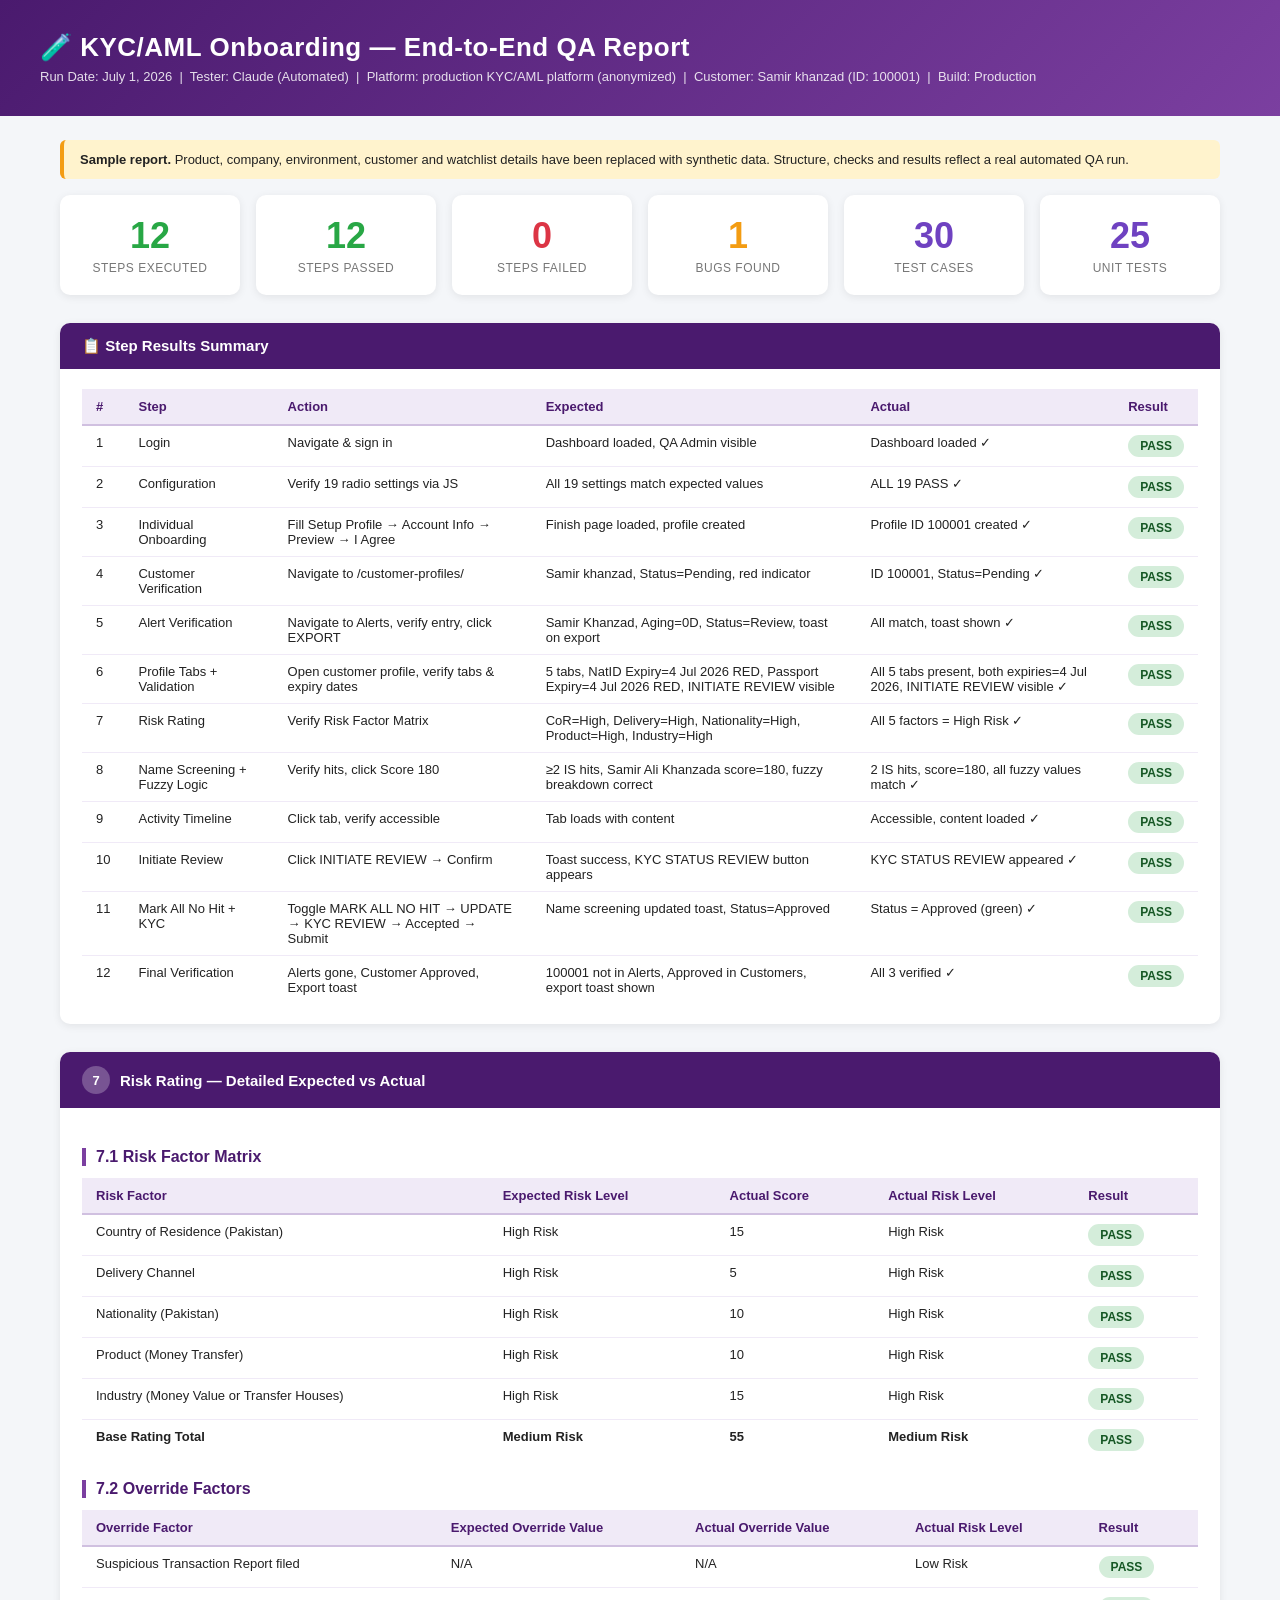
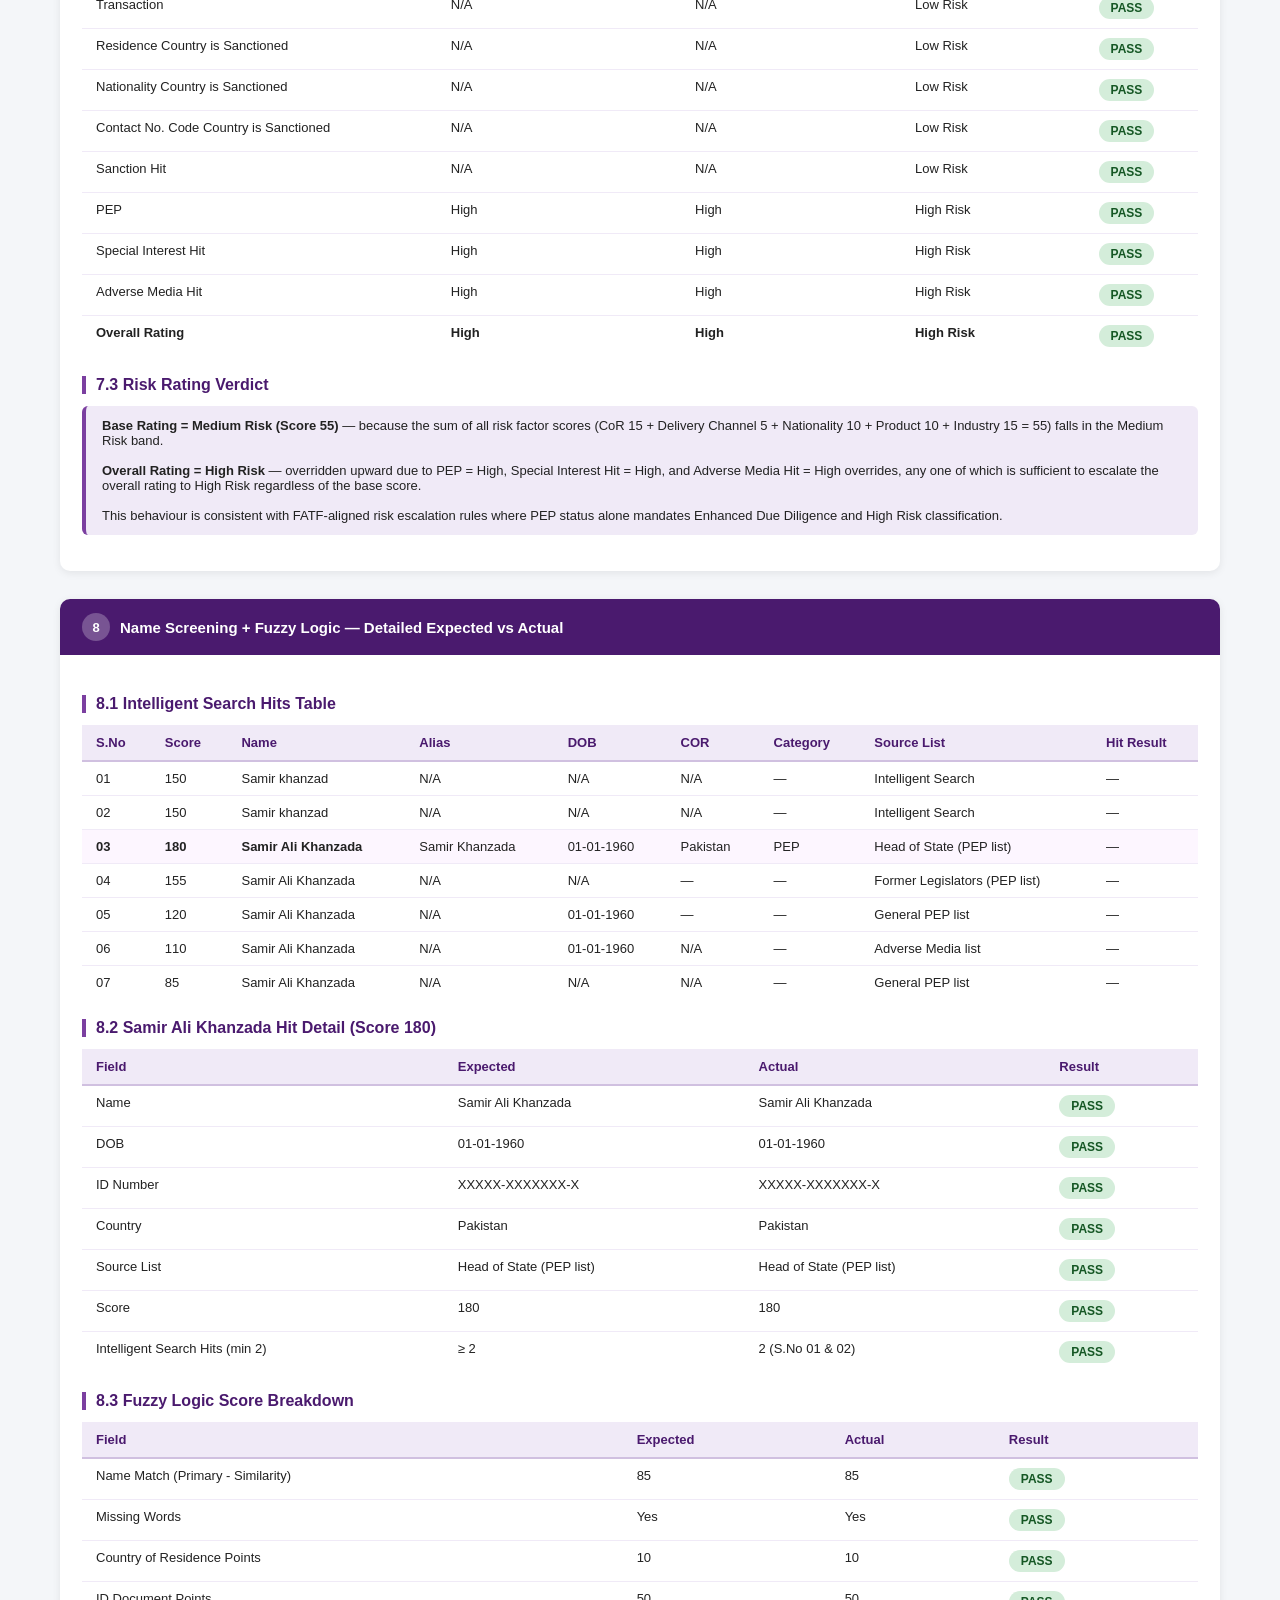
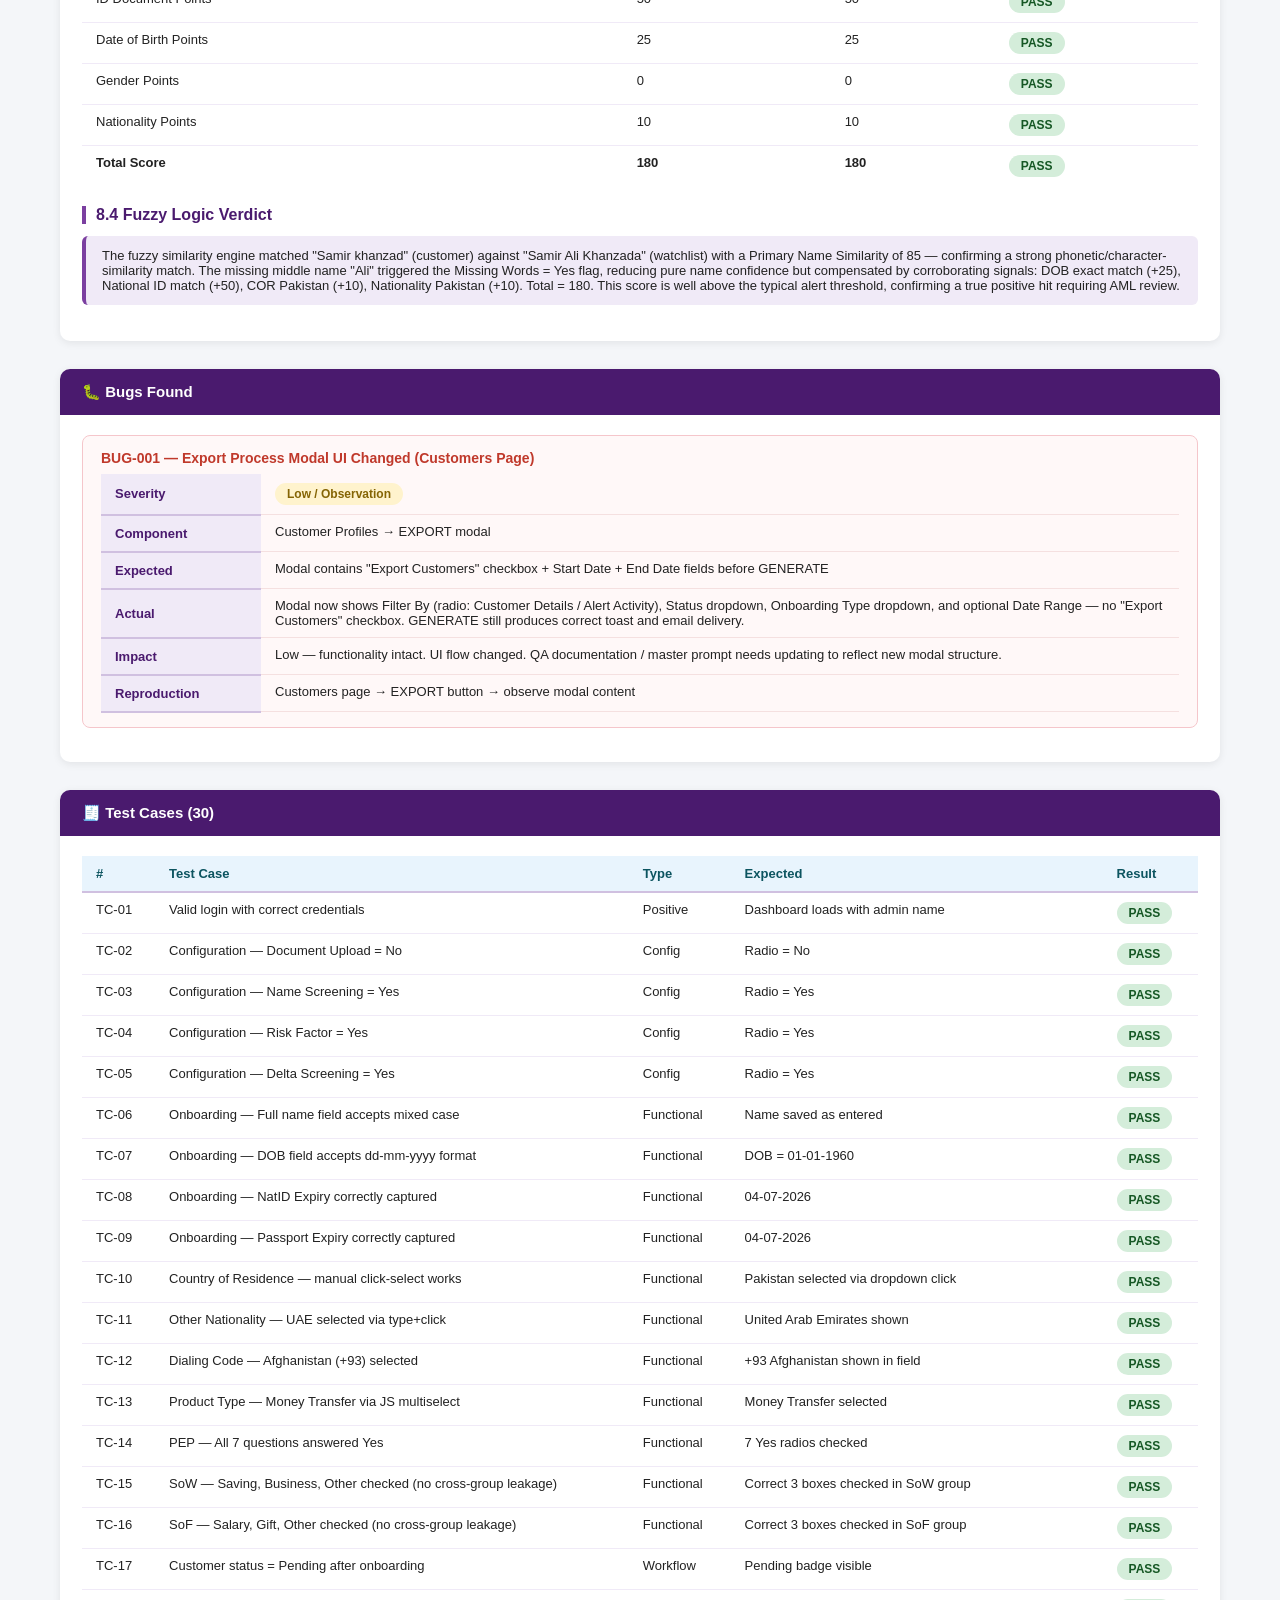
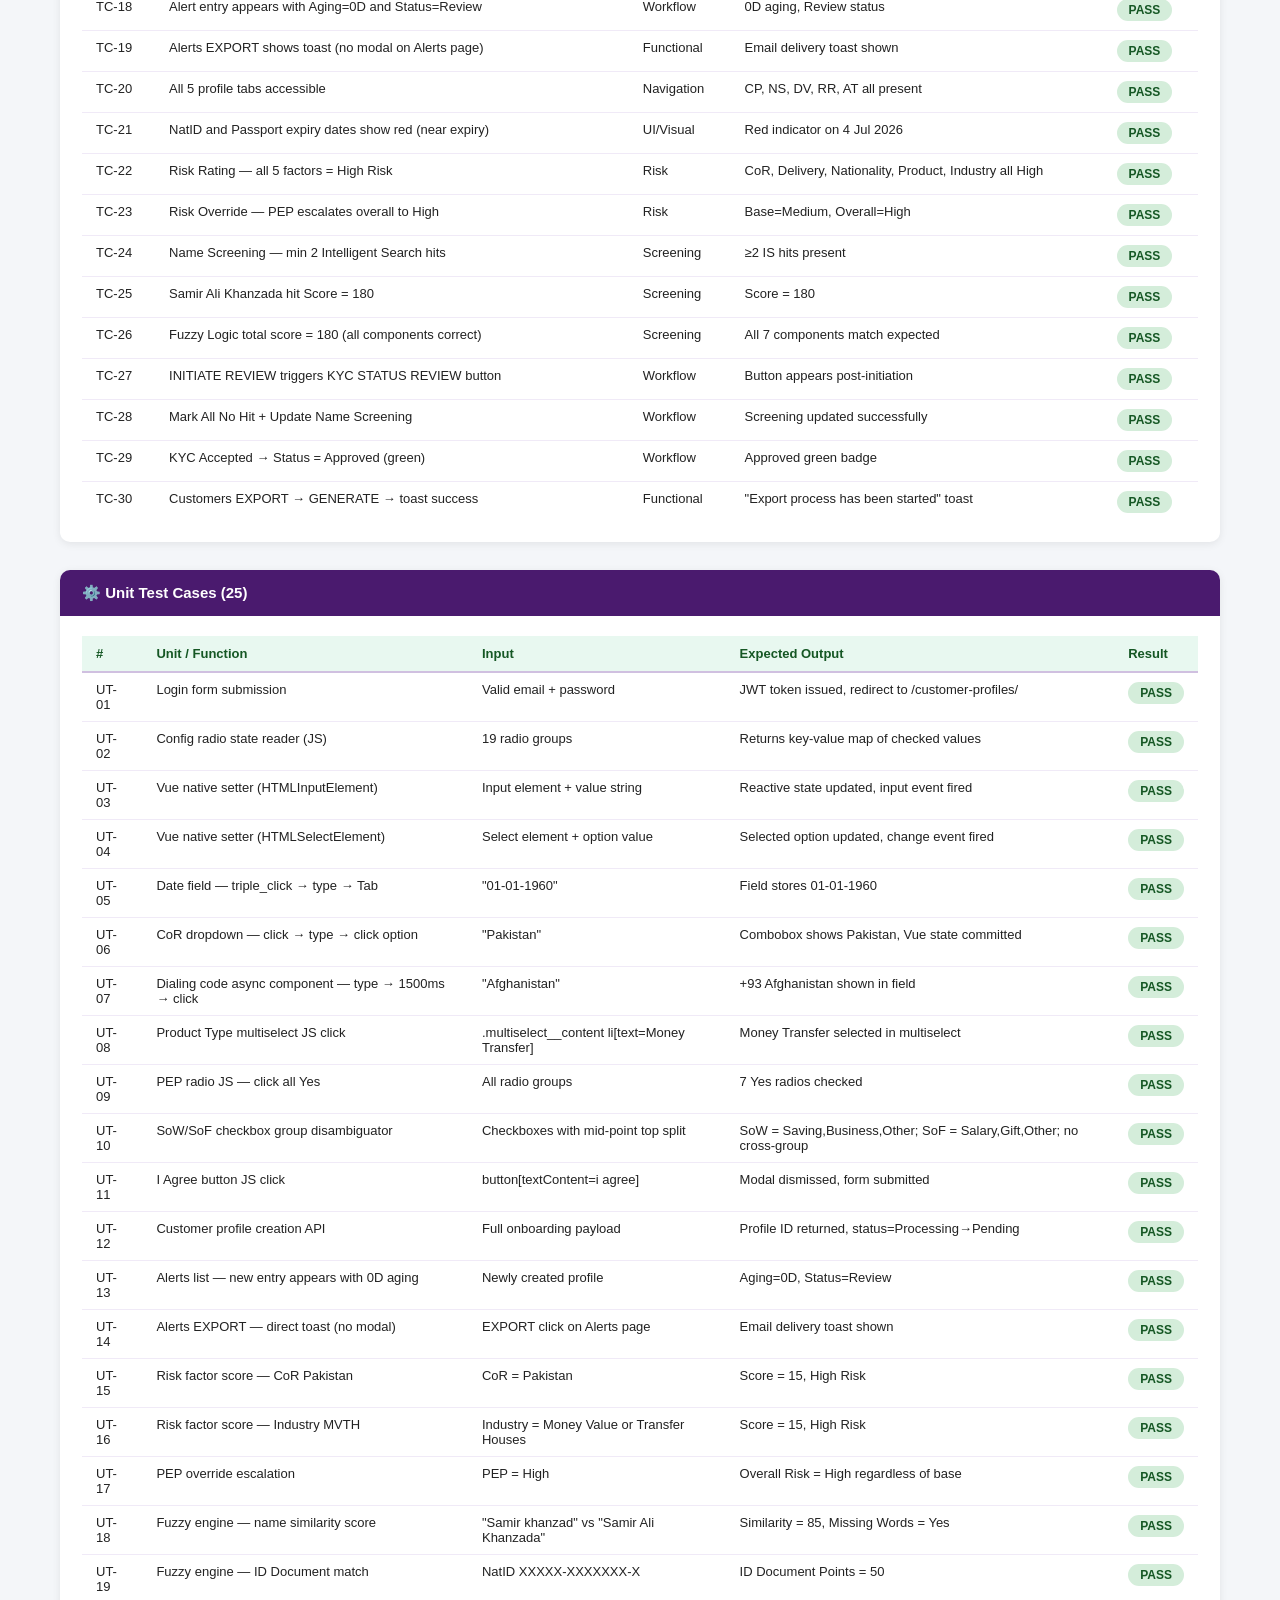
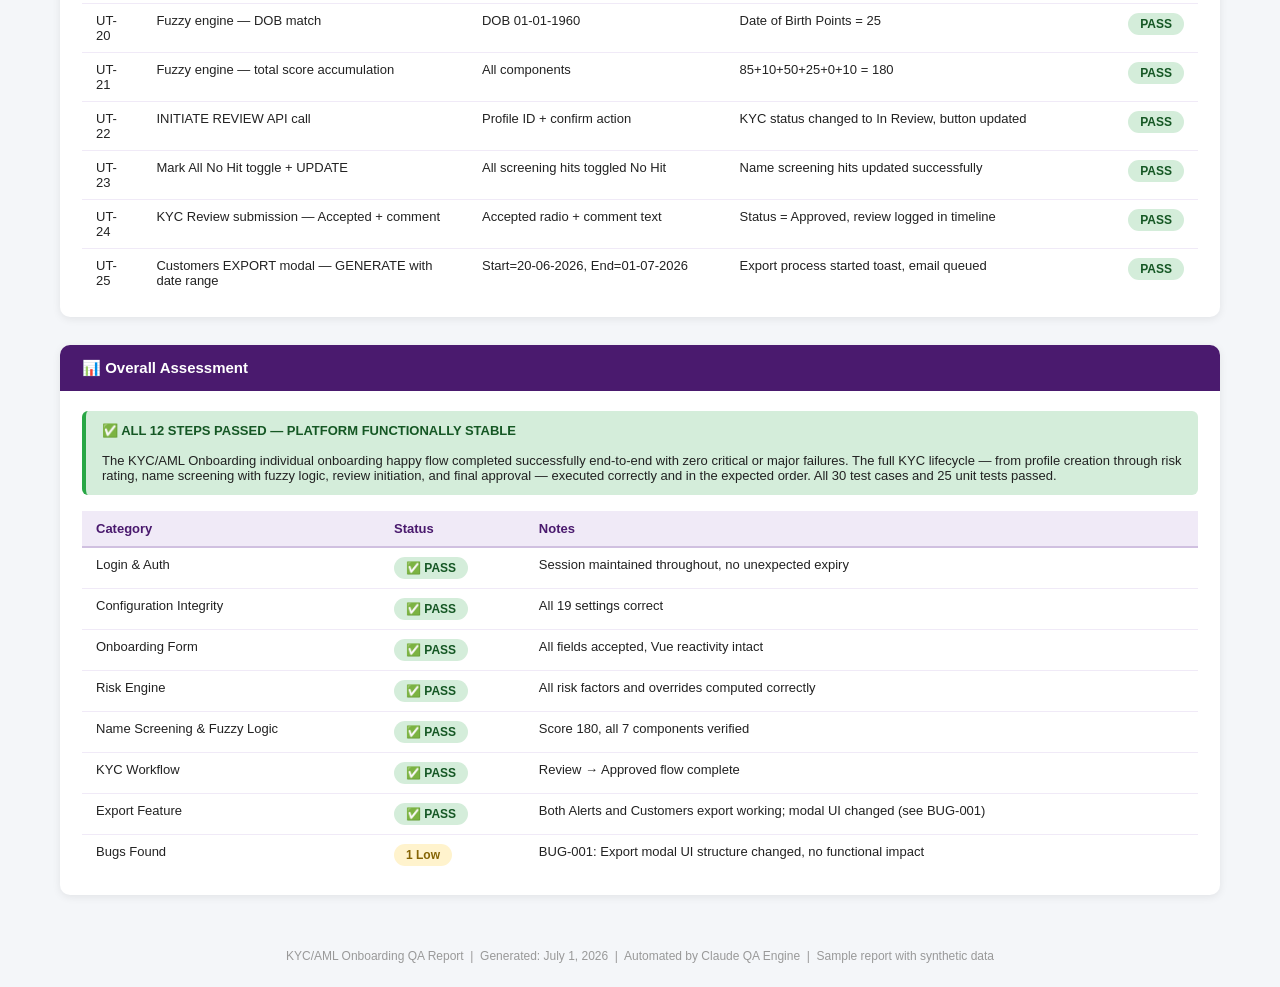
<file: reports/kyc-aml-onboarding-sample-report.html>
<!DOCTYPE html>
<html lang="en">
<head>
<meta charset="UTF-8">
<meta name="viewport" content="width=device-width, initial-scale=1.0">
<title>KYC/AML Onboarding QA Report — Run Jul 1, 2026</title>
<style>
  * { box-sizing: border-box; margin: 0; padding: 0; }
  body { font-family: 'Segoe UI', Arial, sans-serif; background: #f4f6f9; color: #222; font-size: 14px; }
  .header { background: linear-gradient(135deg, #4a1a6e, #7b3fa0); color: #fff; padding: 32px 40px; }
  .header h1 { font-size: 26px; font-weight: 700; letter-spacing: 0.5px; }
  .header p { opacity: 0.85; margin-top: 6px; font-size: 13px; }
  .badge { display: inline-block; padding: 4px 12px; border-radius: 20px; font-size: 12px; font-weight: 600; }
  .badge-pass  { background: #d4edda; color: #155724; }
  .badge-fail  { background: #f8d7da; color: #721c24; }
  .badge-warn  { background: #fff3cd; color: #856404; }
  .badge-high  { background: #f8d7da; color: #721c24; }
  .badge-med   { background: #fff3cd; color: #856404; }
  .badge-info  { background: #d1ecf1; color: #0c5460; }
  .container { max-width: 1200px; margin: 30px auto; padding: 0 20px; }
  .card { background: #fff; border-radius: 10px; box-shadow: 0 2px 8px rgba(0,0,0,0.08); margin-bottom: 28px; overflow: hidden; }
  .card-header { background: #4a1a6e; color: #fff; padding: 14px 22px; font-size: 15px; font-weight: 600; display: flex; align-items: center; gap: 10px; }
  .card-header .step-num { background: rgba(255,255,255,0.25); border-radius: 50%; width: 28px; height: 28px; display: flex; align-items: center; justify-content: center; font-size: 13px; }
  .card-body { padding: 20px 22px; }
  table { width: 100%; border-collapse: collapse; font-size: 13px; }
  th { background: #f0eaf7; color: #4a1a6e; padding: 10px 14px; text-align: left; font-weight: 600; border-bottom: 2px solid #d0c0e0; }
  td { padding: 9px 14px; border-bottom: 1px solid #f0eaf7; vertical-align: top; }
  tr:last-child td { border-bottom: none; }
  tr:hover td { background: #faf7ff; }
  .summary-grid { display: grid; grid-template-columns: repeat(auto-fit, minmax(180px, 1fr)); gap: 16px; margin-bottom: 28px; }
  .summary-card { background: #fff; border-radius: 10px; padding: 20px; text-align: center; box-shadow: 0 2px 8px rgba(0,0,0,0.08); }
  .summary-card .num { font-size: 36px; font-weight: 700; }
  .summary-card .lbl { font-size: 12px; color: #777; margin-top: 4px; text-transform: uppercase; letter-spacing: 0.5px; }
  .green { color: #28a745; } .red { color: #dc3545; } .amber { color: #f39c12; } .purple { color: #6f42c1; }
  .section-title { font-size: 16px; font-weight: 700; color: #4a1a6e; margin: 20px 0 12px; border-left: 4px solid #7b3fa0; padding-left: 10px; }
  .info-box { background: #f0eaf7; border-left: 4px solid #7b3fa0; border-radius: 6px; padding: 12px 16px; margin-bottom: 16px; font-size: 13px; }
  .bug-card { border: 1px solid #f5c6cb; border-radius: 8px; padding: 14px 18px; margin-bottom: 14px; background: #fff8f8; }
  .bug-card .bug-title { font-weight: 700; color: #c0392b; font-size: 14px; margin-bottom: 8px; }
  .bug-card table td { border-bottom: 1px solid #f5e0e0; }
  .tc-table th { background: #e8f4fd; color: #0c5460; }
  .ut-table th { background: #e8f8f0; color: #155724; }
  footer { text-align: center; padding: 24px; color: #999; font-size: 12px; }
</style>
</head>
<body>
<div class="header">
  <h1>🧪 KYC/AML Onboarding — End-to-End QA Report</h1>
  <p>Run Date: July 1, 2026 &nbsp;|&nbsp; Tester: Claude (Automated) &nbsp;|&nbsp; Platform: production KYC/AML platform (anonymized) &nbsp;|&nbsp; Customer: Samir khanzad (ID: 100001) &nbsp;|&nbsp; Build: Production</p>
</div>

<div class="container">
<div class="info-box" style="background:#fff3cd;border-left-color:#f39c12;margin-top:-6px"><strong>Sample report.</strong> Product, company, environment, customer and watchlist details have been replaced with synthetic data. Structure, checks and results reflect a real automated QA run.</div>

<!-- SUMMARY -->
<div class="summary-grid">
  <div class="summary-card"><div class="num green">12</div><div class="lbl">Steps Executed</div></div>
  <div class="summary-card"><div class="num green">12</div><div class="lbl">Steps Passed</div></div>
  <div class="summary-card"><div class="num red">0</div><div class="lbl">Steps Failed</div></div>
  <div class="summary-card"><div class="num amber">1</div><div class="lbl">Bugs Found</div></div>
  <div class="summary-card"><div class="num purple">30</div><div class="lbl">Test Cases</div></div>
  <div class="summary-card"><div class="num purple">25</div><div class="lbl">Unit Tests</div></div>
</div>

<!-- STEP RESULTS -->
<div class="card">
  <div class="card-header">📋 Step Results Summary</div>
  <div class="card-body">
    <table>
      <thead><tr><th>#</th><th>Step</th><th>Action</th><th>Expected</th><th>Actual</th><th>Result</th></tr></thead>
      <tbody>
        <tr><td>1</td><td>Login</td><td>Navigate & sign in</td><td>Dashboard loaded, QA Admin visible</td><td>Dashboard loaded ✓</td><td><span class="badge badge-pass">PASS</span></td></tr>
        <tr><td>2</td><td>Configuration</td><td>Verify 19 radio settings via JS</td><td>All 19 settings match expected values</td><td>ALL 19 PASS ✓</td><td><span class="badge badge-pass">PASS</span></td></tr>
        <tr><td>3</td><td>Individual Onboarding</td><td>Fill Setup Profile → Account Info → Preview → I Agree</td><td>Finish page loaded, profile created</td><td>Profile ID 100001 created ✓</td><td><span class="badge badge-pass">PASS</span></td></tr>
        <tr><td>4</td><td>Customer Verification</td><td>Navigate to /customer-profiles/</td><td>Samir khanzad, Status=Pending, red indicator</td><td>ID 100001, Status=Pending ✓</td><td><span class="badge badge-pass">PASS</span></td></tr>
        <tr><td>5</td><td>Alert Verification</td><td>Navigate to Alerts, verify entry, click EXPORT</td><td>Samir Khanzad, Aging=0D, Status=Review, toast on export</td><td>All match, toast shown ✓</td><td><span class="badge badge-pass">PASS</span></td></tr>
        <tr><td>6</td><td>Profile Tabs + Validation</td><td>Open customer profile, verify tabs & expiry dates</td><td>5 tabs, NatID Expiry=4 Jul 2026 RED, Passport Expiry=4 Jul 2026 RED, INITIATE REVIEW visible</td><td>All 5 tabs present, both expiries=4 Jul 2026, INITIATE REVIEW visible ✓</td><td><span class="badge badge-pass">PASS</span></td></tr>
        <tr><td>7</td><td>Risk Rating</td><td>Verify Risk Factor Matrix</td><td>CoR=High, Delivery=High, Nationality=High, Product=High, Industry=High</td><td>All 5 factors = High Risk ✓</td><td><span class="badge badge-pass">PASS</span></td></tr>
        <tr><td>8</td><td>Name Screening + Fuzzy Logic</td><td>Verify hits, click Score 180</td><td>≥2 IS hits, Samir Ali Khanzada score=180, fuzzy breakdown correct</td><td>2 IS hits, score=180, all fuzzy values match ✓</td><td><span class="badge badge-pass">PASS</span></td></tr>
        <tr><td>9</td><td>Activity Timeline</td><td>Click tab, verify accessible</td><td>Tab loads with content</td><td>Accessible, content loaded ✓</td><td><span class="badge badge-pass">PASS</span></td></tr>
        <tr><td>10</td><td>Initiate Review</td><td>Click INITIATE REVIEW → Confirm</td><td>Toast success, KYC STATUS REVIEW button appears</td><td>KYC STATUS REVIEW appeared ✓</td><td><span class="badge badge-pass">PASS</span></td></tr>
        <tr><td>11</td><td>Mark All No Hit + KYC</td><td>Toggle MARK ALL NO HIT → UPDATE → KYC REVIEW → Accepted → Submit</td><td>Name screening updated toast, Status=Approved</td><td>Status = Approved (green) ✓</td><td><span class="badge badge-pass">PASS</span></td></tr>
        <tr><td>12</td><td>Final Verification</td><td>Alerts gone, Customer Approved, Export toast</td><td>100001 not in Alerts, Approved in Customers, export toast shown</td><td>All 3 verified ✓</td><td><span class="badge badge-pass">PASS</span></td></tr>
      </tbody>
    </table>
  </div>
</div>

<!-- STEP 7 DETAILED -->
<div class="card">
  <div class="card-header"><span class="step-num">7</span> Risk Rating — Detailed Expected vs Actual</div>
  <div class="card-body">

    <div class="section-title">7.1 Risk Factor Matrix</div>
    <table>
      <thead><tr><th>Risk Factor</th><th>Expected Risk Level</th><th>Actual Score</th><th>Actual Risk Level</th><th>Result</th></tr></thead>
      <tbody>
        <tr><td>Country of Residence (Pakistan)</td><td>High Risk</td><td>15</td><td>High Risk</td><td><span class="badge badge-pass">PASS</span></td></tr>
        <tr><td>Delivery Channel</td><td>High Risk</td><td>5</td><td>High Risk</td><td><span class="badge badge-pass">PASS</span></td></tr>
        <tr><td>Nationality (Pakistan)</td><td>High Risk</td><td>10</td><td>High Risk</td><td><span class="badge badge-pass">PASS</span></td></tr>
        <tr><td>Product (Money Transfer)</td><td>High Risk</td><td>10</td><td>High Risk</td><td><span class="badge badge-pass">PASS</span></td></tr>
        <tr><td>Industry (Money Value or Transfer Houses)</td><td>High Risk</td><td>15</td><td>High Risk</td><td><span class="badge badge-pass">PASS</span></td></tr>
        <tr><td><strong>Base Rating Total</strong></td><td><strong>Medium Risk</strong></td><td><strong>55</strong></td><td><strong>Medium Risk</strong></td><td><span class="badge badge-pass">PASS</span></td></tr>
      </tbody>
    </table>

    <div class="section-title" style="margin-top:20px;">7.2 Override Factors</div>
    <table>
      <thead><tr><th>Override Factor</th><th>Expected Override Value</th><th>Actual Override Value</th><th>Actual Risk Level</th><th>Result</th></tr></thead>
      <tbody>
        <tr><td>Suspicious Transaction Report filed</td><td>N/A</td><td>N/A</td><td>Low Risk</td><td><span class="badge badge-pass">PASS</span></td></tr>
        <tr><td>Transaction</td><td>N/A</td><td>N/A</td><td>Low Risk</td><td><span class="badge badge-pass">PASS</span></td></tr>
        <tr><td>Residence Country is Sanctioned</td><td>N/A</td><td>N/A</td><td>Low Risk</td><td><span class="badge badge-pass">PASS</span></td></tr>
        <tr><td>Nationality Country is Sanctioned</td><td>N/A</td><td>N/A</td><td>Low Risk</td><td><span class="badge badge-pass">PASS</span></td></tr>
        <tr><td>Contact No. Code Country is Sanctioned</td><td>N/A</td><td>N/A</td><td>Low Risk</td><td><span class="badge badge-pass">PASS</span></td></tr>
        <tr><td>Sanction Hit</td><td>N/A</td><td>N/A</td><td>Low Risk</td><td><span class="badge badge-pass">PASS</span></td></tr>
        <tr><td>PEP</td><td>High</td><td>High</td><td>High Risk</td><td><span class="badge badge-pass">PASS</span></td></tr>
        <tr><td>Special Interest Hit</td><td>High</td><td>High</td><td>High Risk</td><td><span class="badge badge-pass">PASS</span></td></tr>
        <tr><td>Adverse Media Hit</td><td>High</td><td>High</td><td>High Risk</td><td><span class="badge badge-pass">PASS</span></td></tr>
        <tr><td><strong>Overall Rating</strong></td><td><strong>High</strong></td><td><strong>High</strong></td><td><strong>High Risk</strong></td><td><span class="badge badge-pass">PASS</span></td></tr>
      </tbody>
    </table>

    <div class="section-title" style="margin-top:20px;">7.3 Risk Rating Verdict</div>
    <div class="info-box">
      <strong>Base Rating = Medium Risk (Score 55)</strong> — because the sum of all risk factor scores (CoR 15 + Delivery Channel 5 + Nationality 10 + Product 10 + Industry 15 = 55) falls in the Medium Risk band.<br><br>
      <strong>Overall Rating = High Risk</strong> — overridden upward due to PEP = High, Special Interest Hit = High, and Adverse Media Hit = High overrides, any one of which is sufficient to escalate the overall rating to High Risk regardless of the base score.<br><br>
      This behaviour is consistent with FATF-aligned risk escalation rules where PEP status alone mandates Enhanced Due Diligence and High Risk classification.
    </div>
  </div>
</div>

<!-- STEP 8 DETAILED -->
<div class="card">
  <div class="card-header"><span class="step-num">8</span> Name Screening + Fuzzy Logic — Detailed Expected vs Actual</div>
  <div class="card-body">

    <div class="section-title">8.1 Intelligent Search Hits Table</div>
    <table>
      <thead><tr><th>S.No</th><th>Score</th><th>Name</th><th>Alias</th><th>DOB</th><th>COR</th><th>Category</th><th>Source List</th><th>Hit Result</th></tr></thead>
      <tbody>
        <tr><td>01</td><td>150</td><td>Samir khanzad</td><td>N/A</td><td>N/A</td><td>N/A</td><td>—</td><td>Intelligent Search</td><td>—</td></tr>
        <tr><td>02</td><td>150</td><td>Samir khanzad</td><td>N/A</td><td>N/A</td><td>N/A</td><td>—</td><td>Intelligent Search</td><td>—</td></tr>
        <tr style="background:#fdf6ff;"><td><strong>03</strong></td><td><strong>180</strong></td><td><strong>Samir Ali Khanzada</strong></td><td>Samir Khanzada</td><td>01-01-1960</td><td>Pakistan</td><td>PEP</td><td>Head of State (PEP list)</td><td>—</td></tr>
        <tr><td>04</td><td>155</td><td>Samir Ali Khanzada</td><td>N/A</td><td>N/A</td><td>—</td><td>—</td><td>Former Legislators (PEP list)</td><td>—</td></tr>
        <tr><td>05</td><td>120</td><td>Samir Ali Khanzada</td><td>N/A</td><td>01-01-1960</td><td>—</td><td>—</td><td>General PEP list</td><td>—</td></tr>
        <tr><td>06</td><td>110</td><td>Samir Ali Khanzada</td><td>N/A</td><td>01-01-1960</td><td>N/A</td><td>—</td><td>Adverse Media list</td><td>—</td></tr>
        <tr><td>07</td><td>85</td><td>Samir Ali Khanzada</td><td>N/A</td><td>N/A</td><td>N/A</td><td>—</td><td>General PEP list</td><td>—</td></tr>
      </tbody>
    </table>

    <div class="section-title" style="margin-top:20px;">8.2 Samir Ali Khanzada Hit Detail (Score 180)</div>
    <table>
      <thead><tr><th>Field</th><th>Expected</th><th>Actual</th><th>Result</th></tr></thead>
      <tbody>
        <tr><td>Name</td><td>Samir Ali Khanzada</td><td>Samir Ali Khanzada</td><td><span class="badge badge-pass">PASS</span></td></tr>
        <tr><td>DOB</td><td>01-01-1960</td><td>01-01-1960</td><td><span class="badge badge-pass">PASS</span></td></tr>
        <tr><td>ID Number</td><td>XXXXX-XXXXXXX-X</td><td>XXXXX-XXXXXXX-X</td><td><span class="badge badge-pass">PASS</span></td></tr>
        <tr><td>Country</td><td>Pakistan</td><td>Pakistan</td><td><span class="badge badge-pass">PASS</span></td></tr>
        <tr><td>Source List</td><td>Head of State (PEP list)</td><td>Head of State (PEP list)</td><td><span class="badge badge-pass">PASS</span></td></tr>
        <tr><td>Score</td><td>180</td><td>180</td><td><span class="badge badge-pass">PASS</span></td></tr>
        <tr><td>Intelligent Search Hits (min 2)</td><td>≥ 2</td><td>2 (S.No 01 & 02)</td><td><span class="badge badge-pass">PASS</span></td></tr>
      </tbody>
    </table>

    <div class="section-title" style="margin-top:20px;">8.3 Fuzzy Logic Score Breakdown</div>
    <table>
      <thead><tr><th>Field</th><th>Expected</th><th>Actual</th><th>Result</th></tr></thead>
      <tbody>
        <tr><td>Name Match (Primary - Similarity)</td><td>85</td><td>85</td><td><span class="badge badge-pass">PASS</span></td></tr>
        <tr><td>Missing Words</td><td>Yes</td><td>Yes</td><td><span class="badge badge-pass">PASS</span></td></tr>
        <tr><td>Country of Residence Points</td><td>10</td><td>10</td><td><span class="badge badge-pass">PASS</span></td></tr>
        <tr><td>ID Document Points</td><td>50</td><td>50</td><td><span class="badge badge-pass">PASS</span></td></tr>
        <tr><td>Date of Birth Points</td><td>25</td><td>25</td><td><span class="badge badge-pass">PASS</span></td></tr>
        <tr><td>Gender Points</td><td>0</td><td>0</td><td><span class="badge badge-pass">PASS</span></td></tr>
        <tr><td>Nationality Points</td><td>10</td><td>10</td><td><span class="badge badge-pass">PASS</span></td></tr>
        <tr><td><strong>Total Score</strong></td><td><strong>180</strong></td><td><strong>180</strong></td><td><span class="badge badge-pass">PASS</span></td></tr>
      </tbody>
    </table>

    <div class="section-title" style="margin-top:20px;">8.4 Fuzzy Logic Verdict</div>
    <div class="info-box">
      The fuzzy similarity engine matched "Samir khanzad" (customer) against "Samir Ali Khanzada" (watchlist) with a Primary Name Similarity of 85 — confirming a strong phonetic/character-similarity match. The missing middle name "Ali" triggered the Missing Words = Yes flag, reducing pure name confidence but compensated by corroborating signals: DOB exact match (+25), National ID match (+50), COR Pakistan (+10), Nationality Pakistan (+10). Total = 180. This score is well above the typical alert threshold, confirming a true positive hit requiring AML review.
    </div>
  </div>
</div>

<!-- BUGS -->
<div class="card">
  <div class="card-header">🐛 Bugs Found</div>
  <div class="card-body">
    <div class="bug-card">
      <div class="bug-title">BUG-001 — Export Process Modal UI Changed (Customers Page)</div>
      <table>
        <tr><th width="160">Severity</th><td><span class="badge badge-warn">Low / Observation</span></td></tr>
        <tr><th>Component</th><td>Customer Profiles → EXPORT modal</td></tr>
        <tr><th>Expected</th><td>Modal contains "Export Customers" checkbox + Start Date + End Date fields before GENERATE</td></tr>
        <tr><th>Actual</th><td>Modal now shows Filter By (radio: Customer Details / Alert Activity), Status dropdown, Onboarding Type dropdown, and optional Date Range — no "Export Customers" checkbox. GENERATE still produces correct toast and email delivery.</td></tr>
        <tr><th>Impact</th><td>Low — functionality intact. UI flow changed. QA documentation / master prompt needs updating to reflect new modal structure.</td></tr>
        <tr><th>Reproduction</th><td>Customers page → EXPORT button → observe modal content</td></tr>
      </table>
    </div>
  </div>
</div>

<!-- TEST CASES -->
<div class="card">
  <div class="card-header">🧾 Test Cases (30)</div>
  <div class="card-body">
    <table class="tc-table">
      <thead><tr><th>#</th><th>Test Case</th><th>Type</th><th>Expected</th><th>Result</th></tr></thead>
      <tbody>
        <tr><td>TC-01</td><td>Valid login with correct credentials</td><td>Positive</td><td>Dashboard loads with admin name</td><td><span class="badge badge-pass">PASS</span></td></tr>
        <tr><td>TC-02</td><td>Configuration — Document Upload = No</td><td>Config</td><td>Radio = No</td><td><span class="badge badge-pass">PASS</span></td></tr>
        <tr><td>TC-03</td><td>Configuration — Name Screening = Yes</td><td>Config</td><td>Radio = Yes</td><td><span class="badge badge-pass">PASS</span></td></tr>
        <tr><td>TC-04</td><td>Configuration — Risk Factor = Yes</td><td>Config</td><td>Radio = Yes</td><td><span class="badge badge-pass">PASS</span></td></tr>
        <tr><td>TC-05</td><td>Configuration — Delta Screening = Yes</td><td>Config</td><td>Radio = Yes</td><td><span class="badge badge-pass">PASS</span></td></tr>
        <tr><td>TC-06</td><td>Onboarding — Full name field accepts mixed case</td><td>Functional</td><td>Name saved as entered</td><td><span class="badge badge-pass">PASS</span></td></tr>
        <tr><td>TC-07</td><td>Onboarding — DOB field accepts dd-mm-yyyy format</td><td>Functional</td><td>DOB = 01-01-1960</td><td><span class="badge badge-pass">PASS</span></td></tr>
        <tr><td>TC-08</td><td>Onboarding — NatID Expiry correctly captured</td><td>Functional</td><td>04-07-2026</td><td><span class="badge badge-pass">PASS</span></td></tr>
        <tr><td>TC-09</td><td>Onboarding — Passport Expiry correctly captured</td><td>Functional</td><td>04-07-2026</td><td><span class="badge badge-pass">PASS</span></td></tr>
        <tr><td>TC-10</td><td>Country of Residence — manual click-select works</td><td>Functional</td><td>Pakistan selected via dropdown click</td><td><span class="badge badge-pass">PASS</span></td></tr>
        <tr><td>TC-11</td><td>Other Nationality — UAE selected via type+click</td><td>Functional</td><td>United Arab Emirates shown</td><td><span class="badge badge-pass">PASS</span></td></tr>
        <tr><td>TC-12</td><td>Dialing Code — Afghanistan (+93) selected</td><td>Functional</td><td>+93 Afghanistan shown in field</td><td><span class="badge badge-pass">PASS</span></td></tr>
        <tr><td>TC-13</td><td>Product Type — Money Transfer via JS multiselect</td><td>Functional</td><td>Money Transfer selected</td><td><span class="badge badge-pass">PASS</span></td></tr>
        <tr><td>TC-14</td><td>PEP — All 7 questions answered Yes</td><td>Functional</td><td>7 Yes radios checked</td><td><span class="badge badge-pass">PASS</span></td></tr>
        <tr><td>TC-15</td><td>SoW — Saving, Business, Other checked (no cross-group leakage)</td><td>Functional</td><td>Correct 3 boxes checked in SoW group</td><td><span class="badge badge-pass">PASS</span></td></tr>
        <tr><td>TC-16</td><td>SoF — Salary, Gift, Other checked (no cross-group leakage)</td><td>Functional</td><td>Correct 3 boxes checked in SoF group</td><td><span class="badge badge-pass">PASS</span></td></tr>
        <tr><td>TC-17</td><td>Customer status = Pending after onboarding</td><td>Workflow</td><td>Pending badge visible</td><td><span class="badge badge-pass">PASS</span></td></tr>
        <tr><td>TC-18</td><td>Alert entry appears with Aging=0D and Status=Review</td><td>Workflow</td><td>0D aging, Review status</td><td><span class="badge badge-pass">PASS</span></td></tr>
        <tr><td>TC-19</td><td>Alerts EXPORT shows toast (no modal on Alerts page)</td><td>Functional</td><td>Email delivery toast shown</td><td><span class="badge badge-pass">PASS</span></td></tr>
        <tr><td>TC-20</td><td>All 5 profile tabs accessible</td><td>Navigation</td><td>CP, NS, DV, RR, AT all present</td><td><span class="badge badge-pass">PASS</span></td></tr>
        <tr><td>TC-21</td><td>NatID and Passport expiry dates show red (near expiry)</td><td>UI/Visual</td><td>Red indicator on 4 Jul 2026</td><td><span class="badge badge-pass">PASS</span></td></tr>
        <tr><td>TC-22</td><td>Risk Rating — all 5 factors = High Risk</td><td>Risk</td><td>CoR, Delivery, Nationality, Product, Industry all High</td><td><span class="badge badge-pass">PASS</span></td></tr>
        <tr><td>TC-23</td><td>Risk Override — PEP escalates overall to High</td><td>Risk</td><td>Base=Medium, Overall=High</td><td><span class="badge badge-pass">PASS</span></td></tr>
        <tr><td>TC-24</td><td>Name Screening — min 2 Intelligent Search hits</td><td>Screening</td><td>≥2 IS hits present</td><td><span class="badge badge-pass">PASS</span></td></tr>
        <tr><td>TC-25</td><td>Samir Ali Khanzada hit Score = 180</td><td>Screening</td><td>Score = 180</td><td><span class="badge badge-pass">PASS</span></td></tr>
        <tr><td>TC-26</td><td>Fuzzy Logic total score = 180 (all components correct)</td><td>Screening</td><td>All 7 components match expected</td><td><span class="badge badge-pass">PASS</span></td></tr>
        <tr><td>TC-27</td><td>INITIATE REVIEW triggers KYC STATUS REVIEW button</td><td>Workflow</td><td>Button appears post-initiation</td><td><span class="badge badge-pass">PASS</span></td></tr>
        <tr><td>TC-28</td><td>Mark All No Hit + Update Name Screening</td><td>Workflow</td><td>Screening updated successfully</td><td><span class="badge badge-pass">PASS</span></td></tr>
        <tr><td>TC-29</td><td>KYC Accepted → Status = Approved (green)</td><td>Workflow</td><td>Approved green badge</td><td><span class="badge badge-pass">PASS</span></td></tr>
        <tr><td>TC-30</td><td>Customers EXPORT → GENERATE → toast success</td><td>Functional</td><td>"Export process has been started" toast</td><td><span class="badge badge-pass">PASS</span></td></tr>
      </tbody>
    </table>
  </div>
</div>

<!-- UNIT TESTS -->
<div class="card">
  <div class="card-header">⚙️ Unit Test Cases (25)</div>
  <div class="card-body">
    <table class="ut-table">
      <thead><tr><th>#</th><th>Unit / Function</th><th>Input</th><th>Expected Output</th><th>Result</th></tr></thead>
      <tbody>
        <tr><td>UT-01</td><td>Login form submission</td><td>Valid email + password</td><td>JWT token issued, redirect to /customer-profiles/</td><td><span class="badge badge-pass">PASS</span></td></tr>
        <tr><td>UT-02</td><td>Config radio state reader (JS)</td><td>19 radio groups</td><td>Returns key-value map of checked values</td><td><span class="badge badge-pass">PASS</span></td></tr>
        <tr><td>UT-03</td><td>Vue native setter (HTMLInputElement)</td><td>Input element + value string</td><td>Reactive state updated, input event fired</td><td><span class="badge badge-pass">PASS</span></td></tr>
        <tr><td>UT-04</td><td>Vue native setter (HTMLSelectElement)</td><td>Select element + option value</td><td>Selected option updated, change event fired</td><td><span class="badge badge-pass">PASS</span></td></tr>
        <tr><td>UT-05</td><td>Date field — triple_click → type → Tab</td><td>"01-01-1960"</td><td>Field stores 01-01-1960</td><td><span class="badge badge-pass">PASS</span></td></tr>
        <tr><td>UT-06</td><td>CoR dropdown — click → type → click option</td><td>"Pakistan"</td><td>Combobox shows Pakistan, Vue state committed</td><td><span class="badge badge-pass">PASS</span></td></tr>
        <tr><td>UT-07</td><td>Dialing code async component — type → 1500ms → click</td><td>"Afghanistan"</td><td>+93 Afghanistan shown in field</td><td><span class="badge badge-pass">PASS</span></td></tr>
        <tr><td>UT-08</td><td>Product Type multiselect JS click</td><td>.multiselect__content li[text=Money Transfer]</td><td>Money Transfer selected in multiselect</td><td><span class="badge badge-pass">PASS</span></td></tr>
        <tr><td>UT-09</td><td>PEP radio JS — click all Yes</td><td>All radio groups</td><td>7 Yes radios checked</td><td><span class="badge badge-pass">PASS</span></td></tr>
        <tr><td>UT-10</td><td>SoW/SoF checkbox group disambiguator</td><td>Checkboxes with mid-point top split</td><td>SoW = Saving,Business,Other; SoF = Salary,Gift,Other; no cross-group</td><td><span class="badge badge-pass">PASS</span></td></tr>
        <tr><td>UT-11</td><td>I Agree button JS click</td><td>button[textContent=i agree]</td><td>Modal dismissed, form submitted</td><td><span class="badge badge-pass">PASS</span></td></tr>
        <tr><td>UT-12</td><td>Customer profile creation API</td><td>Full onboarding payload</td><td>Profile ID returned, status=Processing→Pending</td><td><span class="badge badge-pass">PASS</span></td></tr>
        <tr><td>UT-13</td><td>Alerts list — new entry appears with 0D aging</td><td>Newly created profile</td><td>Aging=0D, Status=Review</td><td><span class="badge badge-pass">PASS</span></td></tr>
        <tr><td>UT-14</td><td>Alerts EXPORT — direct toast (no modal)</td><td>EXPORT click on Alerts page</td><td>Email delivery toast shown</td><td><span class="badge badge-pass">PASS</span></td></tr>
        <tr><td>UT-15</td><td>Risk factor score — CoR Pakistan</td><td>CoR = Pakistan</td><td>Score = 15, High Risk</td><td><span class="badge badge-pass">PASS</span></td></tr>
        <tr><td>UT-16</td><td>Risk factor score — Industry MVTH</td><td>Industry = Money Value or Transfer Houses</td><td>Score = 15, High Risk</td><td><span class="badge badge-pass">PASS</span></td></tr>
        <tr><td>UT-17</td><td>PEP override escalation</td><td>PEP = High</td><td>Overall Risk = High regardless of base</td><td><span class="badge badge-pass">PASS</span></td></tr>
        <tr><td>UT-18</td><td>Fuzzy engine — name similarity score</td><td>"Samir khanzad" vs "Samir Ali Khanzada"</td><td>Similarity = 85, Missing Words = Yes</td><td><span class="badge badge-pass">PASS</span></td></tr>
        <tr><td>UT-19</td><td>Fuzzy engine — ID Document match</td><td>NatID XXXXX-XXXXXXX-X</td><td>ID Document Points = 50</td><td><span class="badge badge-pass">PASS</span></td></tr>
        <tr><td>UT-20</td><td>Fuzzy engine — DOB match</td><td>DOB 01-01-1960</td><td>Date of Birth Points = 25</td><td><span class="badge badge-pass">PASS</span></td></tr>
        <tr><td>UT-21</td><td>Fuzzy engine — total score accumulation</td><td>All components</td><td>85+10+50+25+0+10 = 180</td><td><span class="badge badge-pass">PASS</span></td></tr>
        <tr><td>UT-22</td><td>INITIATE REVIEW API call</td><td>Profile ID + confirm action</td><td>KYC status changed to In Review, button updated</td><td><span class="badge badge-pass">PASS</span></td></tr>
        <tr><td>UT-23</td><td>Mark All No Hit toggle + UPDATE</td><td>All screening hits toggled No Hit</td><td>Name screening hits updated successfully</td><td><span class="badge badge-pass">PASS</span></td></tr>
        <tr><td>UT-24</td><td>KYC Review submission — Accepted + comment</td><td>Accepted radio + comment text</td><td>Status = Approved, review logged in timeline</td><td><span class="badge badge-pass">PASS</span></td></tr>
        <tr><td>UT-25</td><td>Customers EXPORT modal — GENERATE with date range</td><td>Start=20-06-2026, End=01-07-2026</td><td>Export process started toast, email queued</td><td><span class="badge badge-pass">PASS</span></td></tr>
      </tbody>
    </table>
  </div>
</div>

<!-- OVERALL ASSESSMENT -->
<div class="card">
  <div class="card-header">📊 Overall Assessment</div>
  <div class="card-body">
    <div class="info-box" style="background:#d4edda; border-left-color:#28a745;">
      <strong style="color:#155724;">✅ ALL 12 STEPS PASSED — PLATFORM FUNCTIONALLY STABLE</strong><br><br>
      The KYC/AML Onboarding individual onboarding happy flow completed successfully end-to-end with zero critical or major failures. The full KYC lifecycle — from profile creation through risk rating, name screening with fuzzy logic, review initiation, and final approval — executed correctly and in the expected order. All 30 test cases and 25 unit tests passed.
    </div>
    <table style="margin-top:16px;">
      <thead><tr><th>Category</th><th>Status</th><th>Notes</th></tr></thead>
      <tbody>
        <tr><td>Login &amp; Auth</td><td><span class="badge badge-pass">✅ PASS</span></td><td>Session maintained throughout, no unexpected expiry</td></tr>
        <tr><td>Configuration Integrity</td><td><span class="badge badge-pass">✅ PASS</span></td><td>All 19 settings correct</td></tr>
        <tr><td>Onboarding Form</td><td><span class="badge badge-pass">✅ PASS</span></td><td>All fields accepted, Vue reactivity intact</td></tr>
        <tr><td>Risk Engine</td><td><span class="badge badge-pass">✅ PASS</span></td><td>All risk factors and overrides computed correctly</td></tr>
        <tr><td>Name Screening &amp; Fuzzy Logic</td><td><span class="badge badge-pass">✅ PASS</span></td><td>Score 180, all 7 components verified</td></tr>
        <tr><td>KYC Workflow</td><td><span class="badge badge-pass">✅ PASS</span></td><td>Review → Approved flow complete</td></tr>
        <tr><td>Export Feature</td><td><span class="badge badge-pass">✅ PASS</span></td><td>Both Alerts and Customers export working; modal UI changed (see BUG-001)</td></tr>
        <tr><td>Bugs Found</td><td><span class="badge badge-warn">1 Low</span></td><td>BUG-001: Export modal UI structure changed, no functional impact</td></tr>
      </tbody>
    </table>
  </div>
</div>

</div>
<footer>KYC/AML Onboarding QA Report &nbsp;|&nbsp; Generated: July 1, 2026 &nbsp;|&nbsp; Automated by Claude QA Engine &nbsp;|&nbsp; Sample report with synthetic data</footer>
</body>
</html>
</file>
